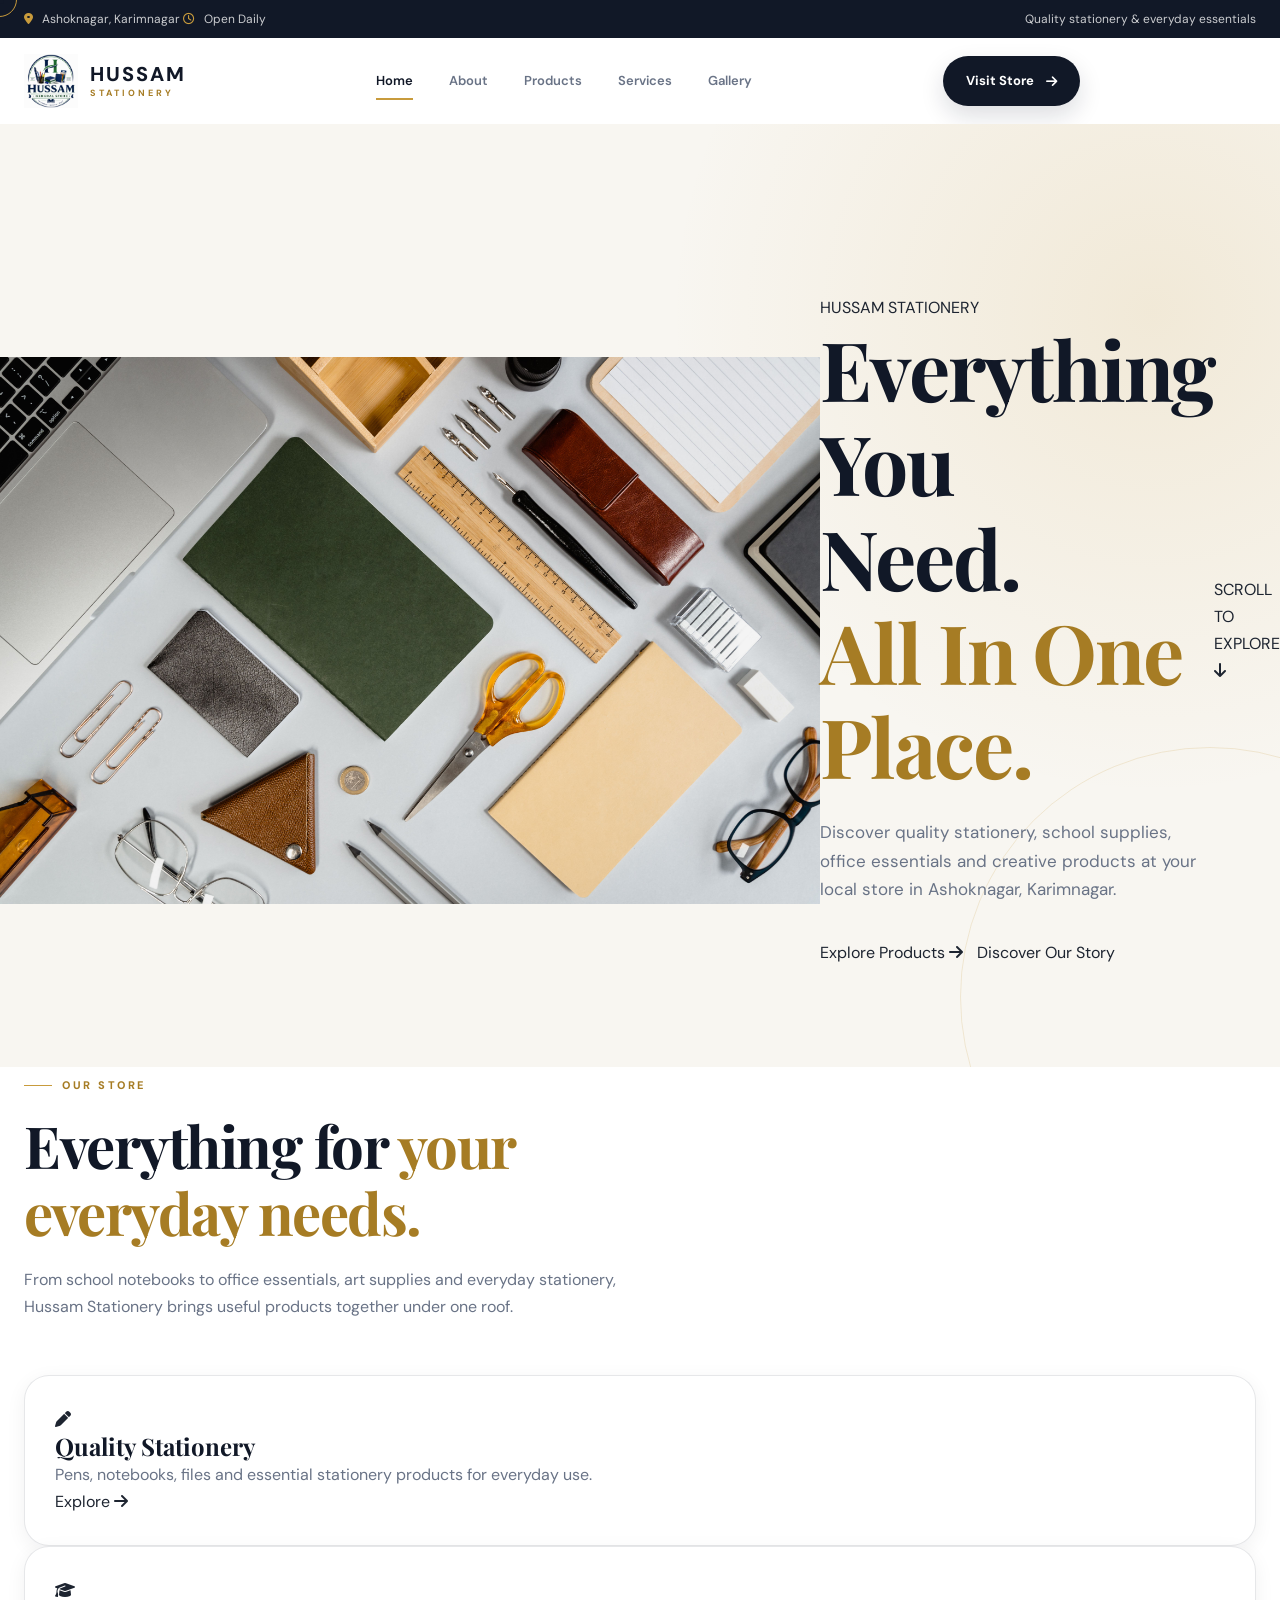
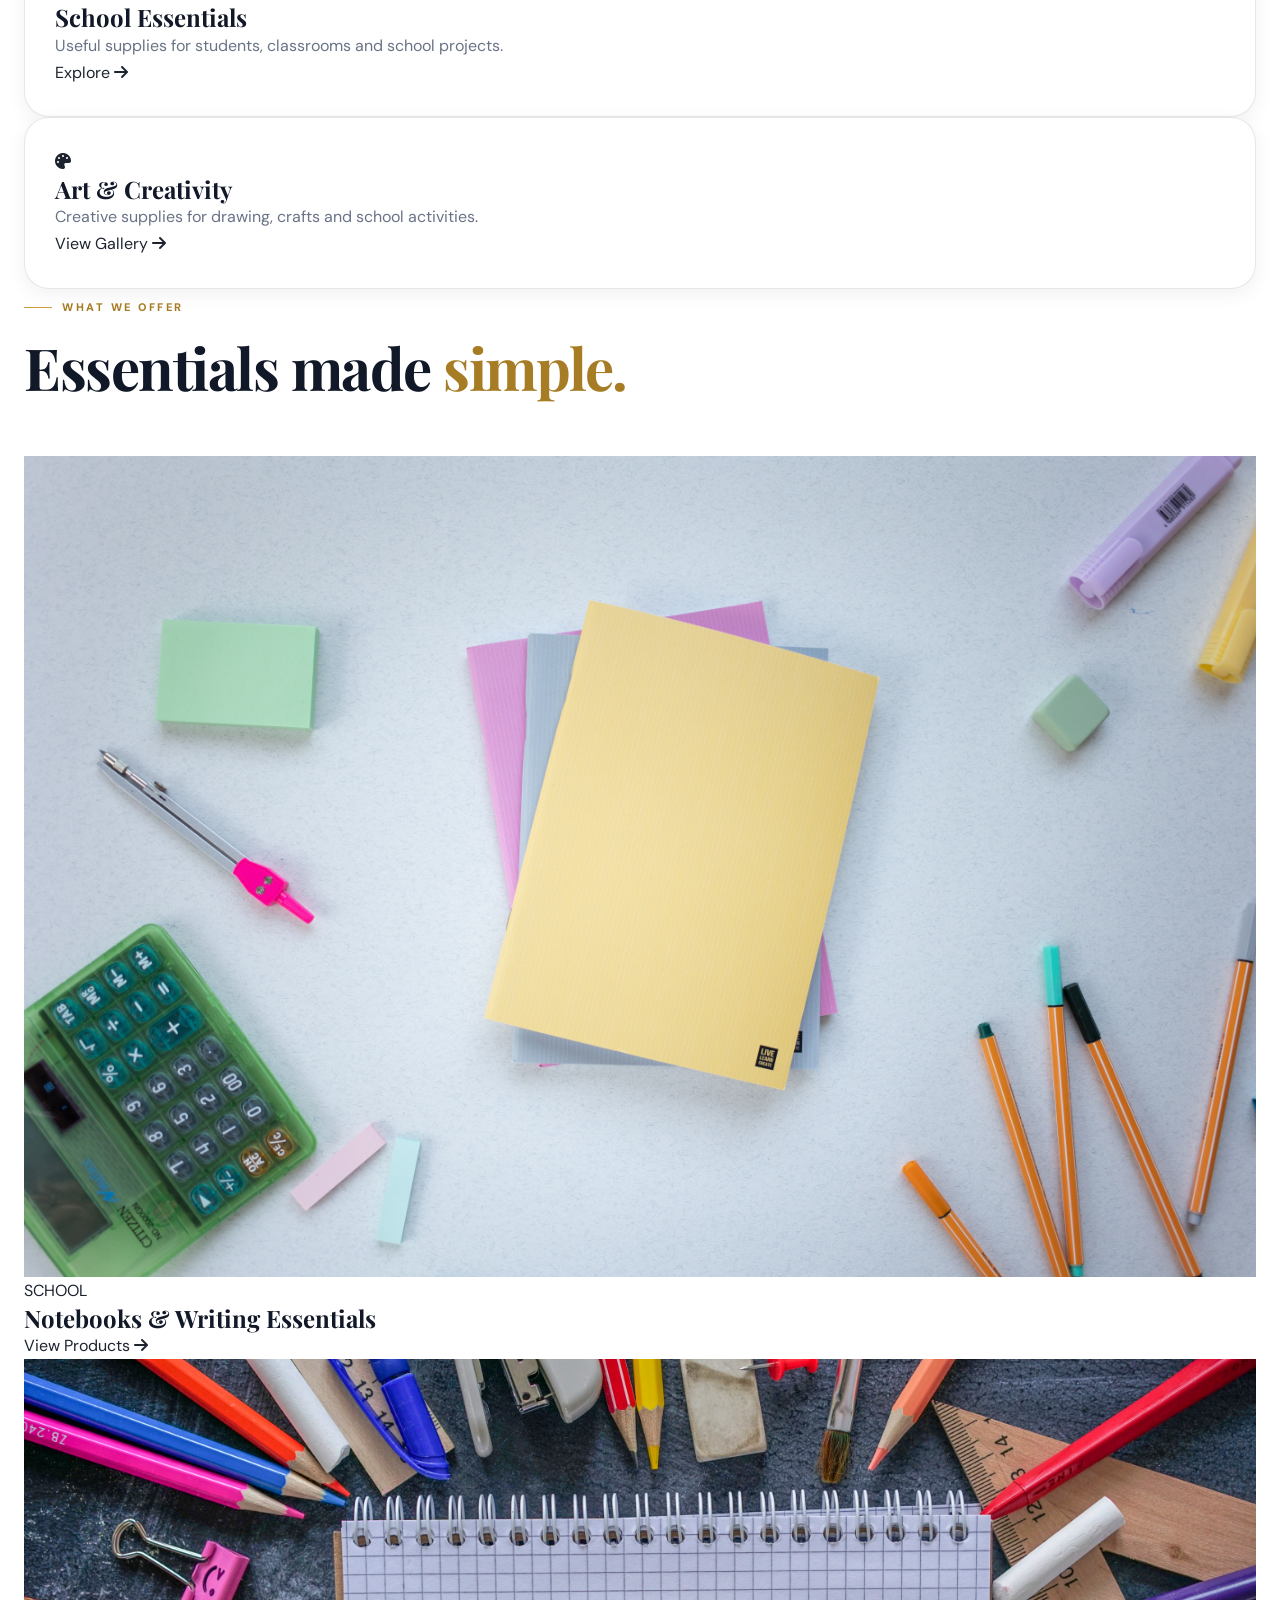
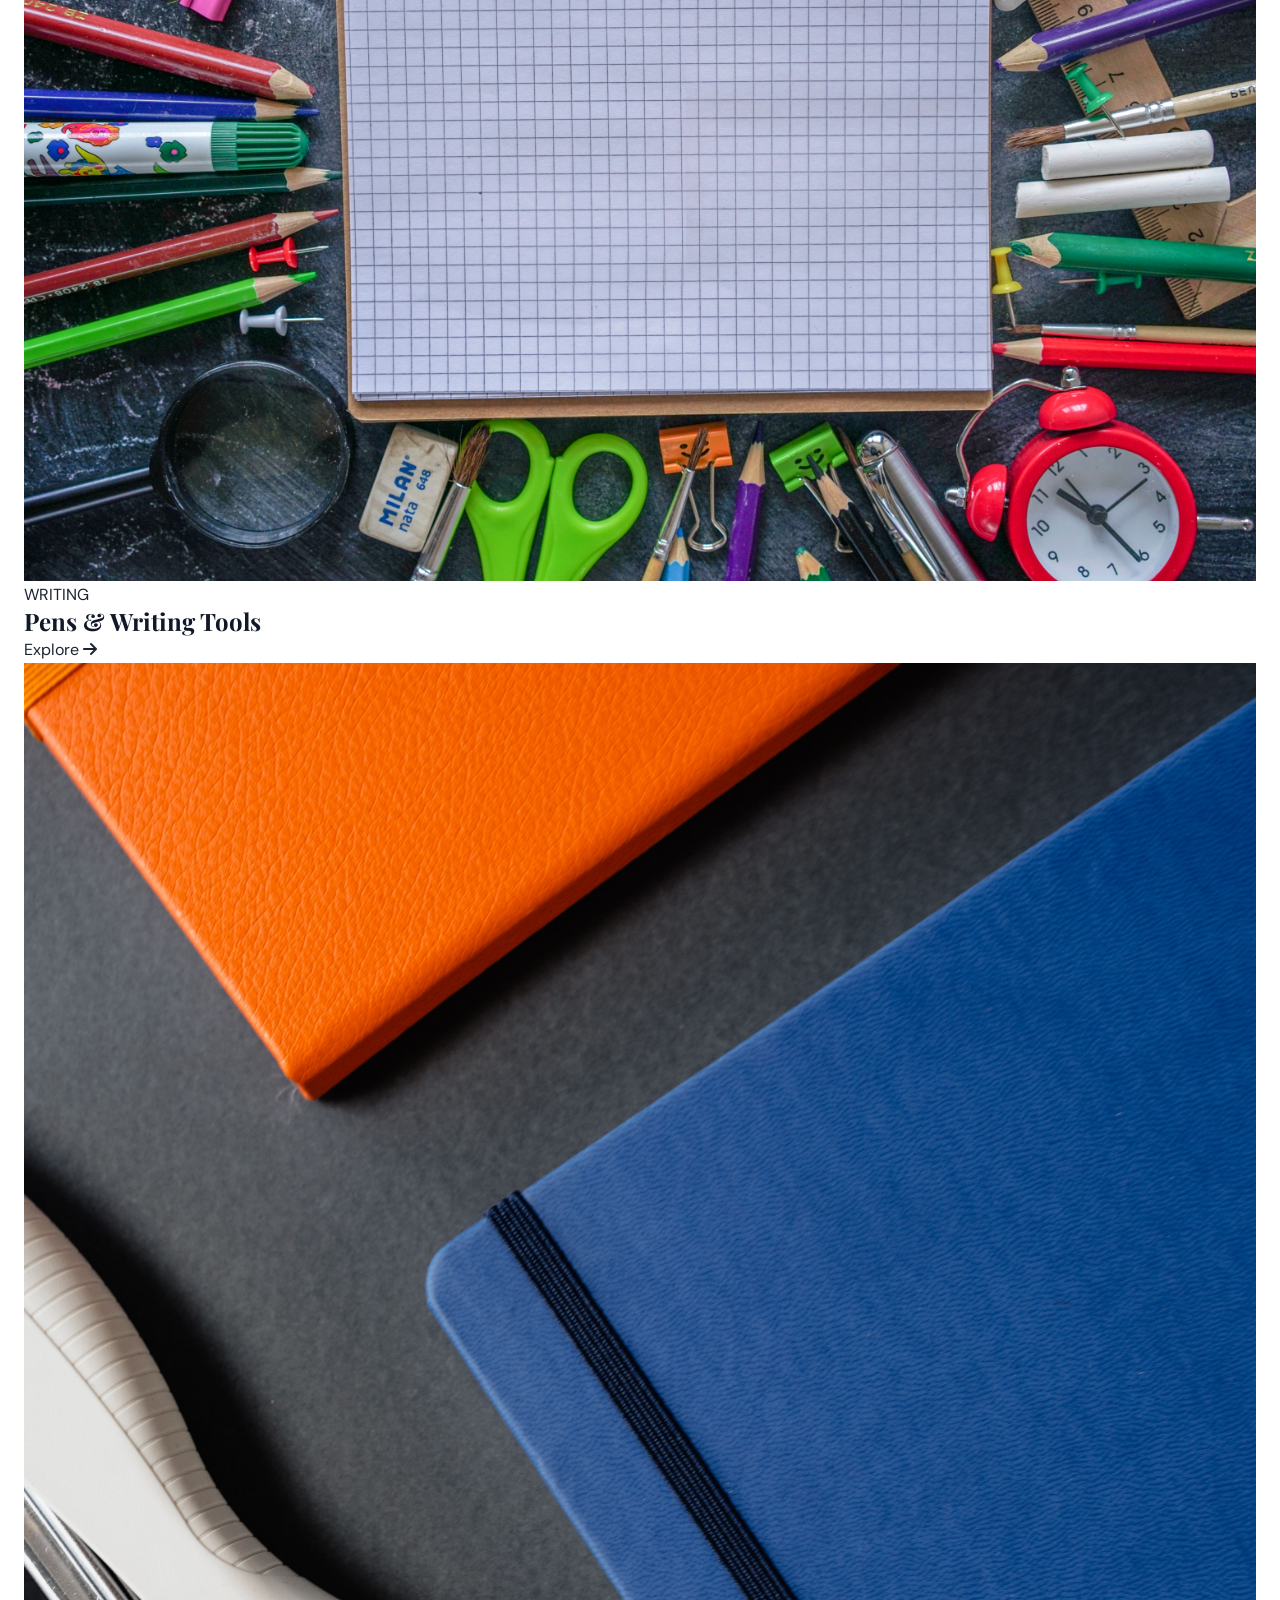
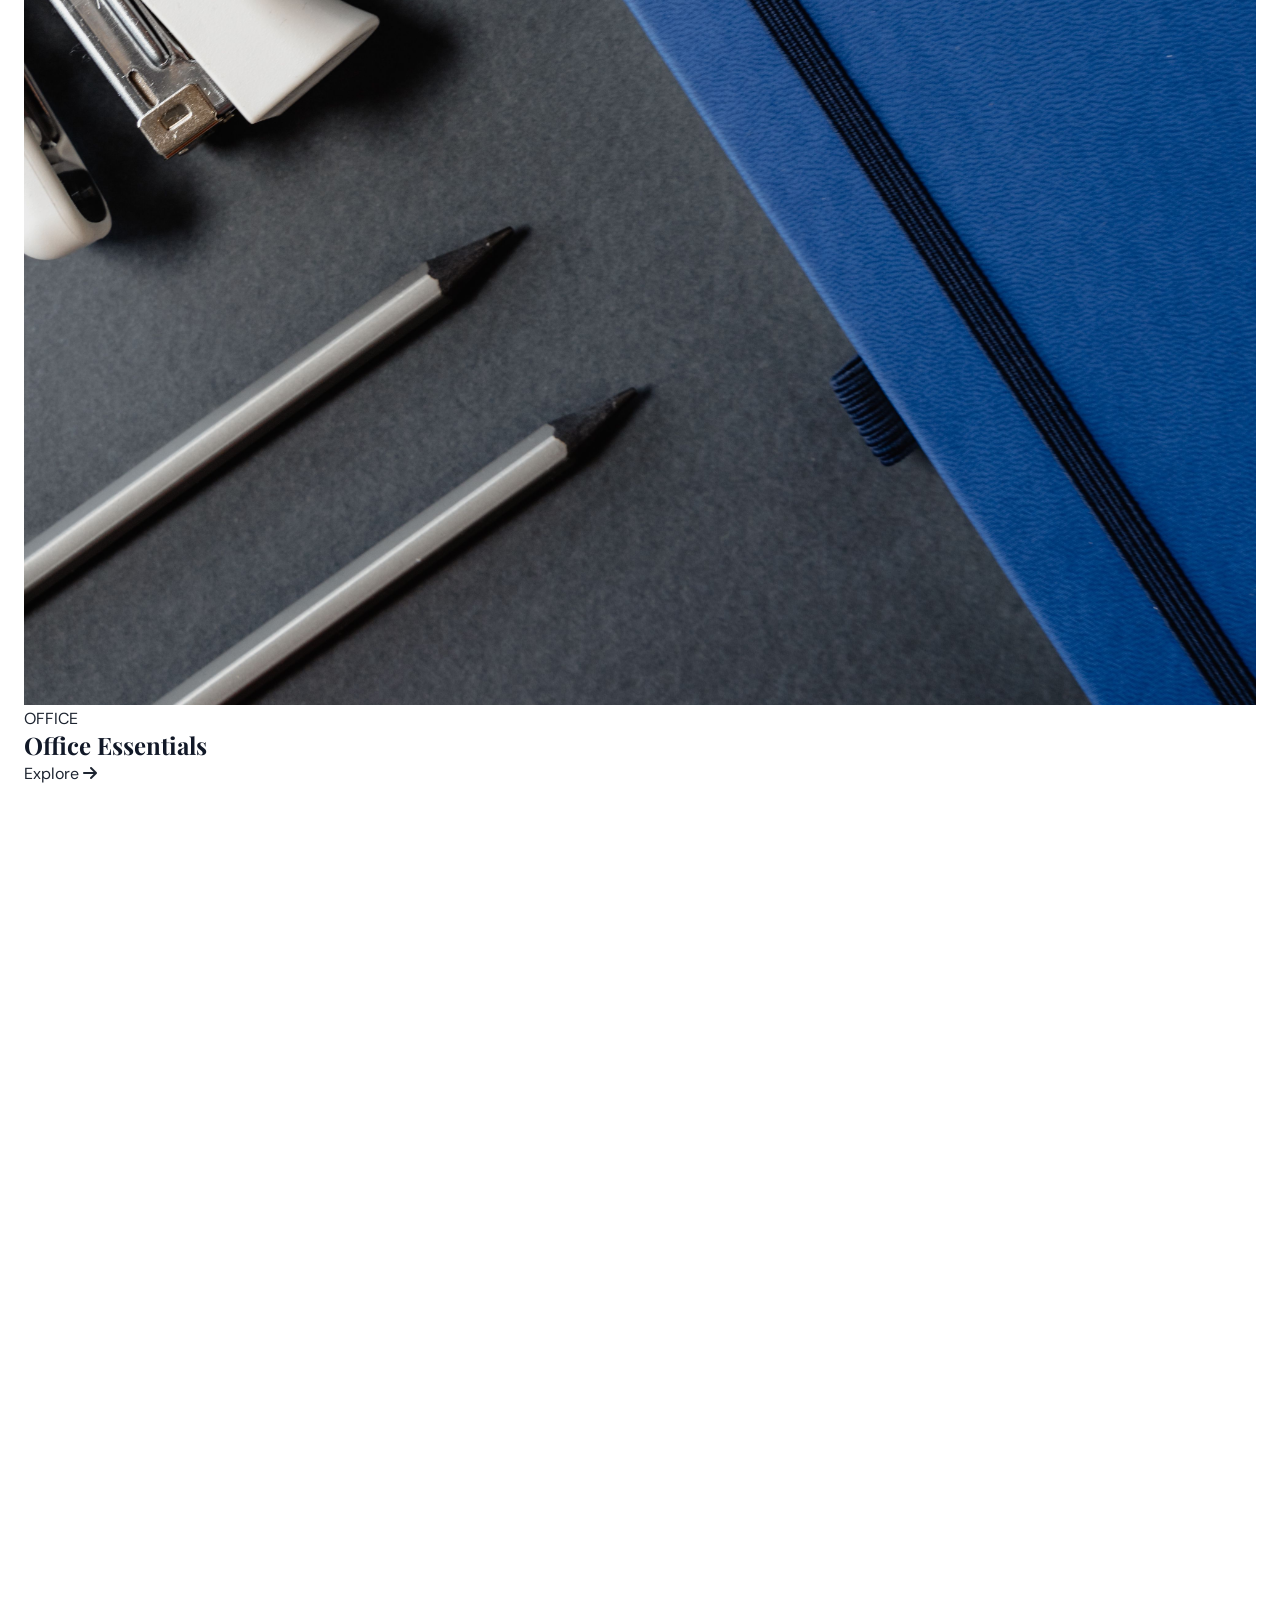
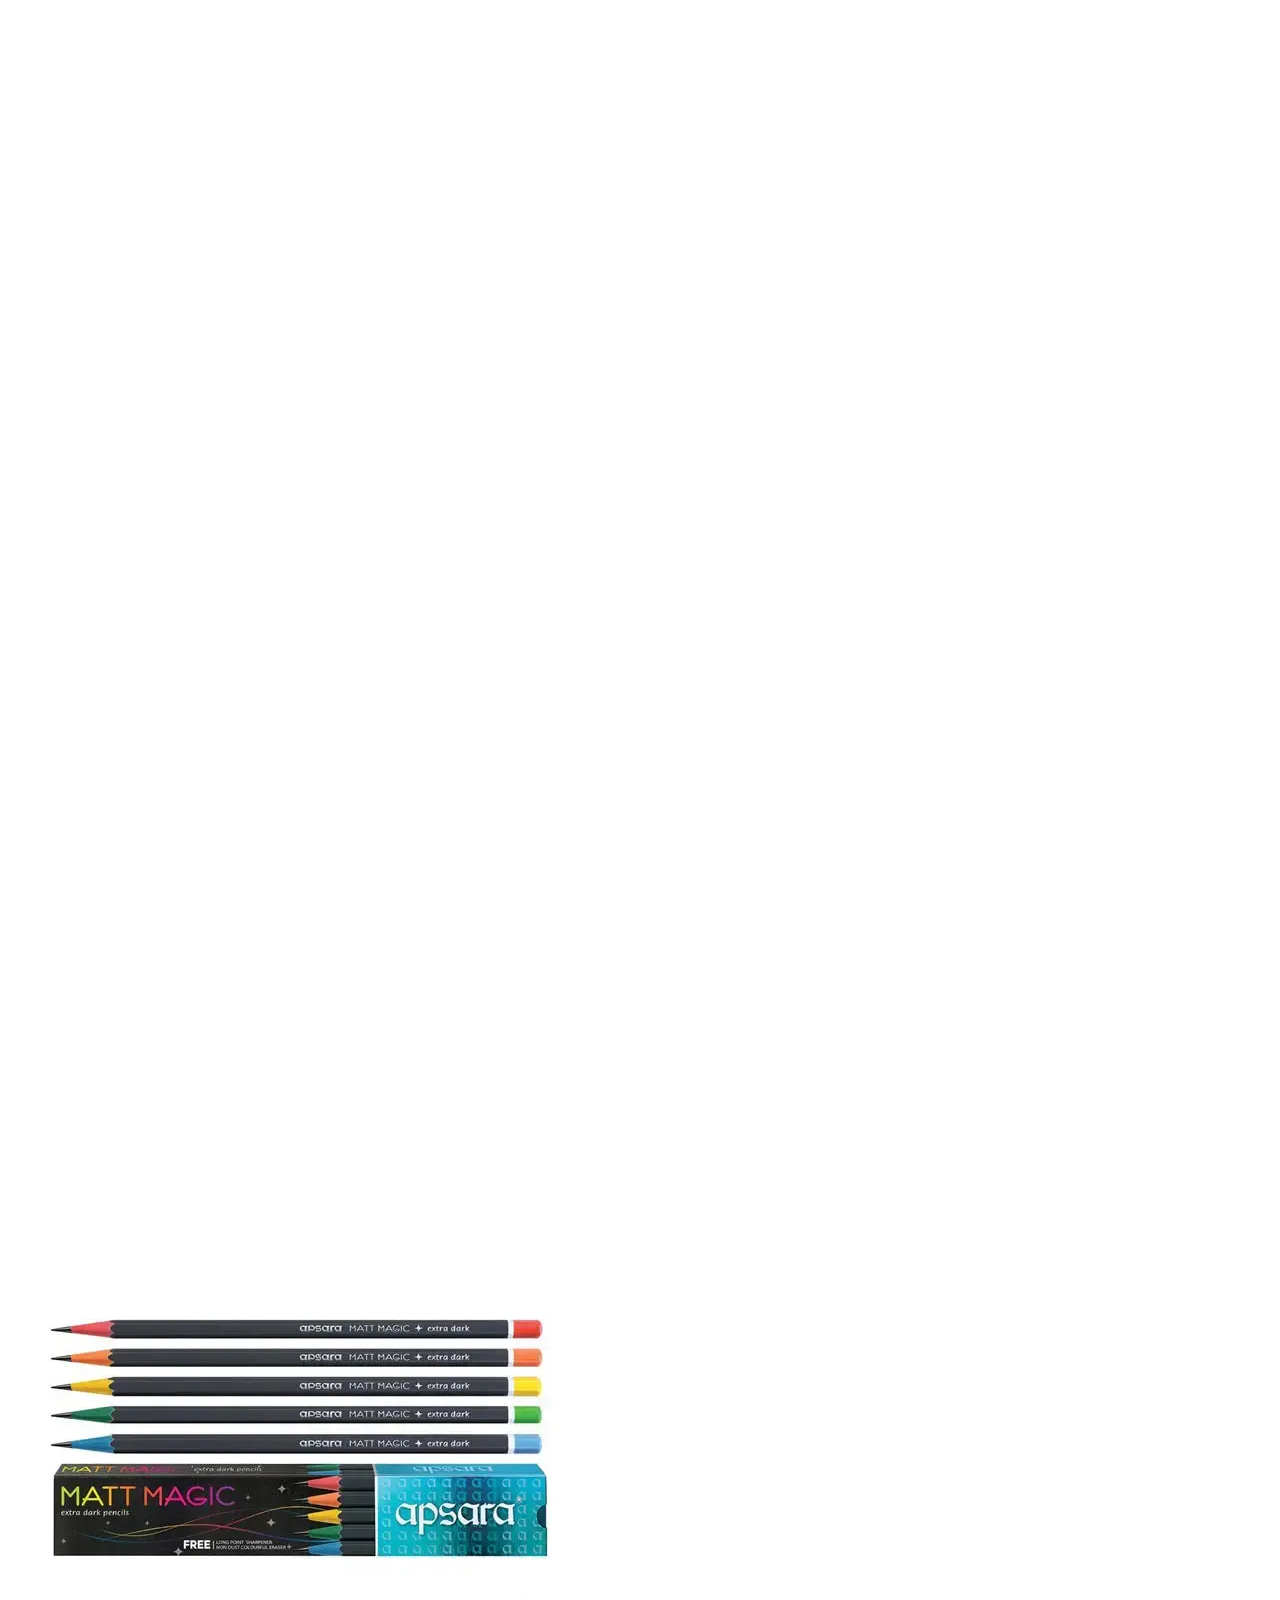
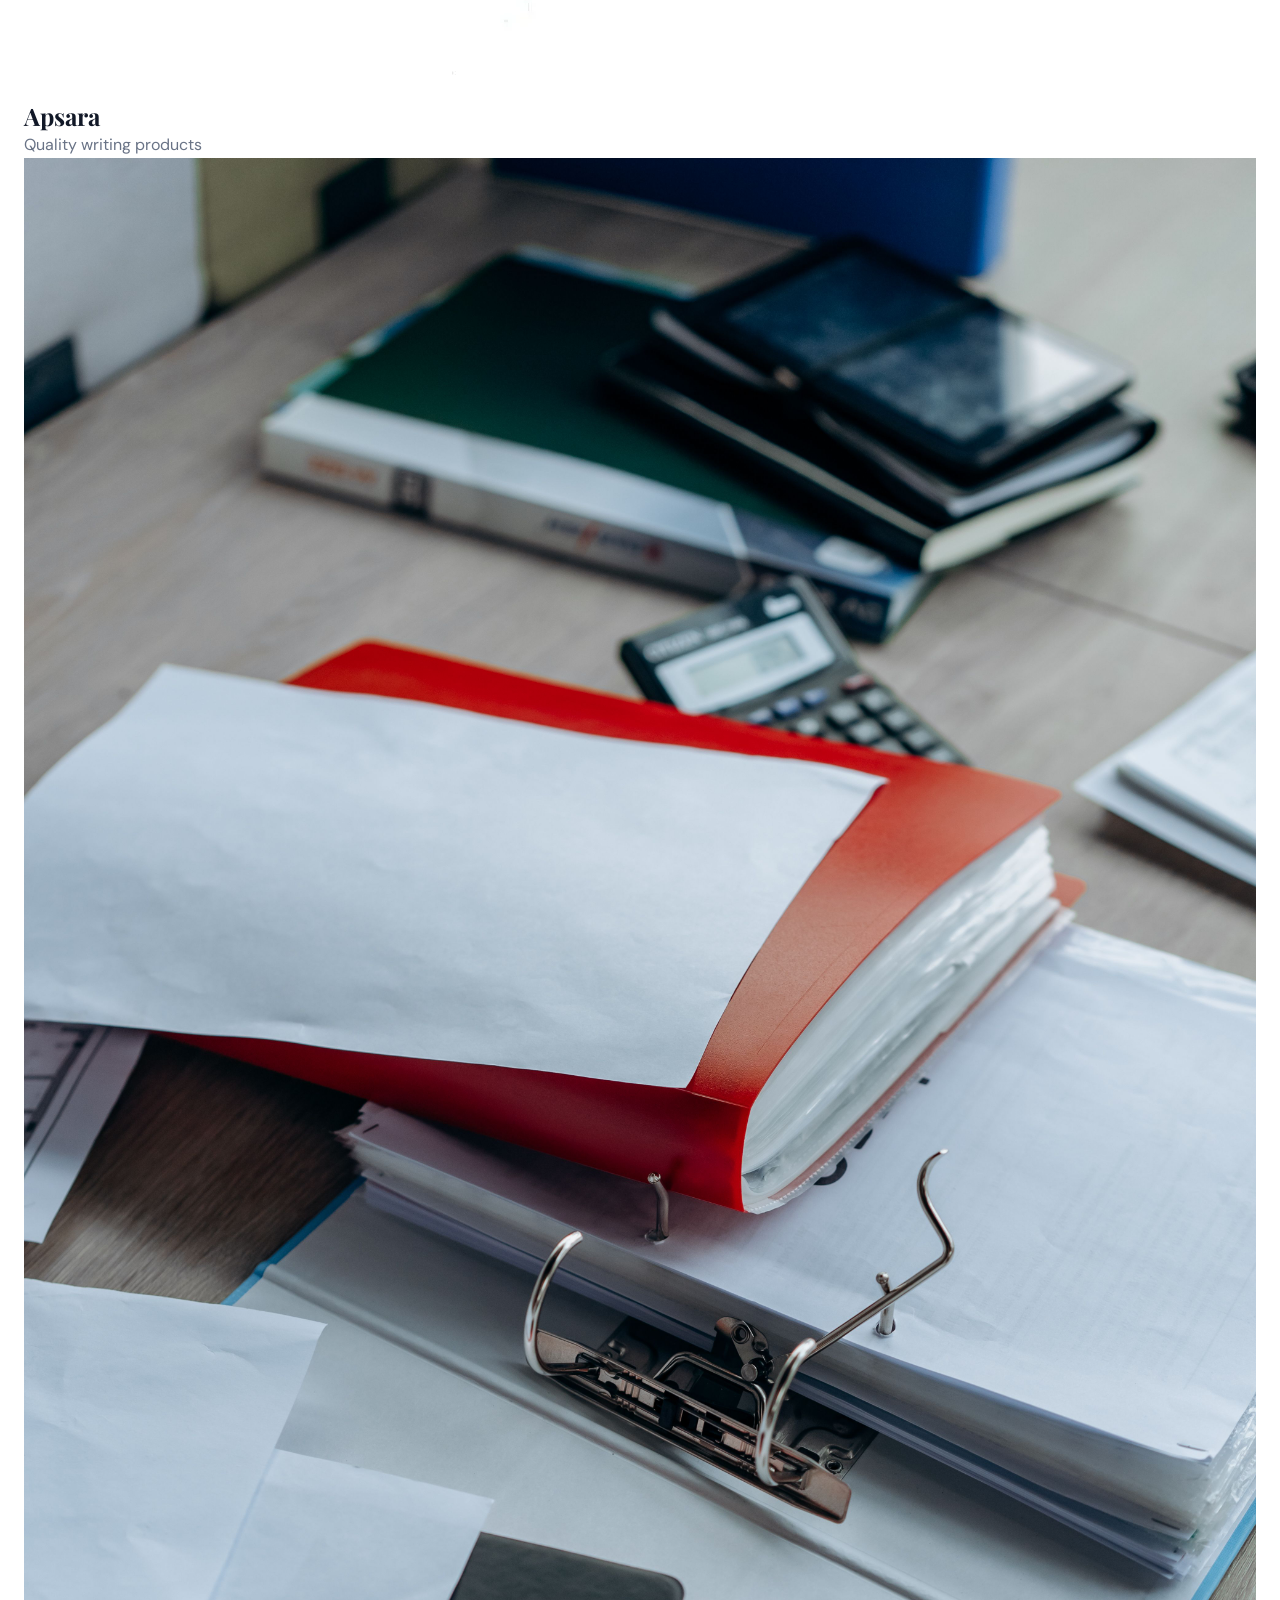
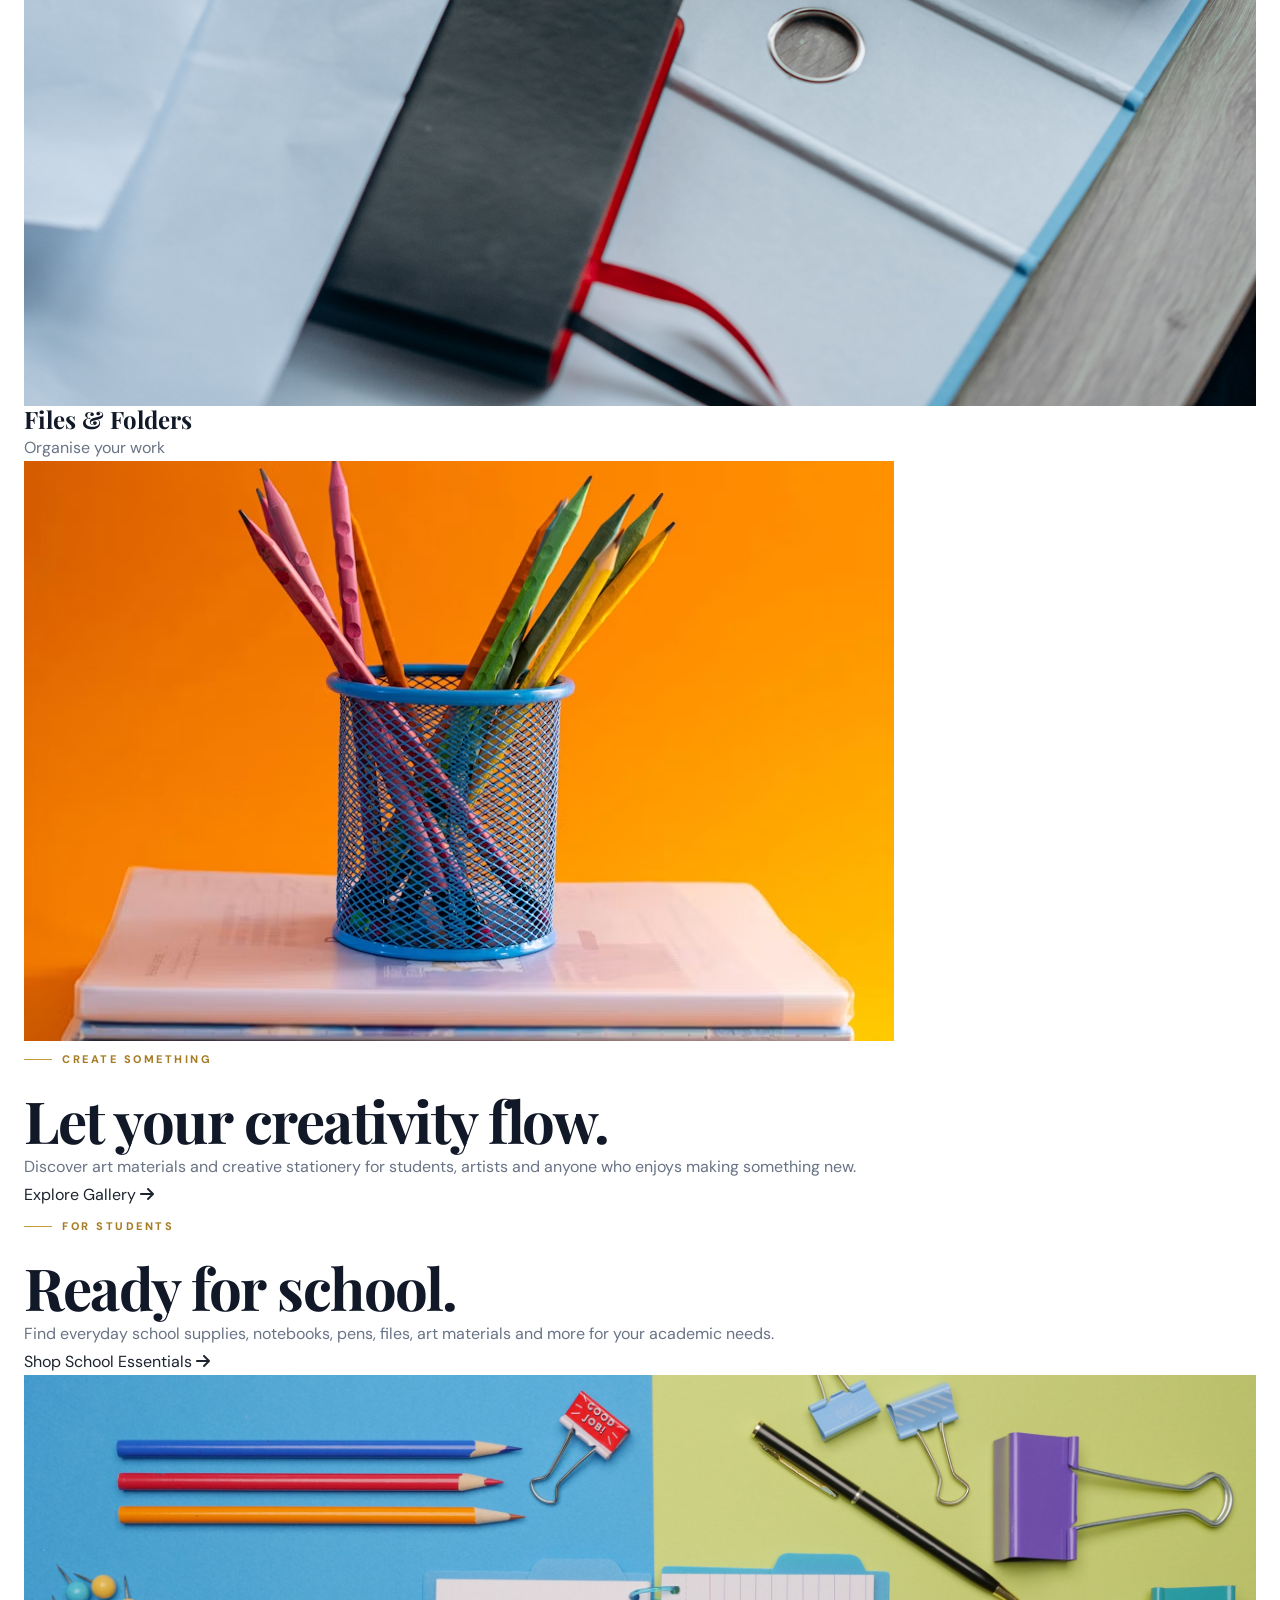
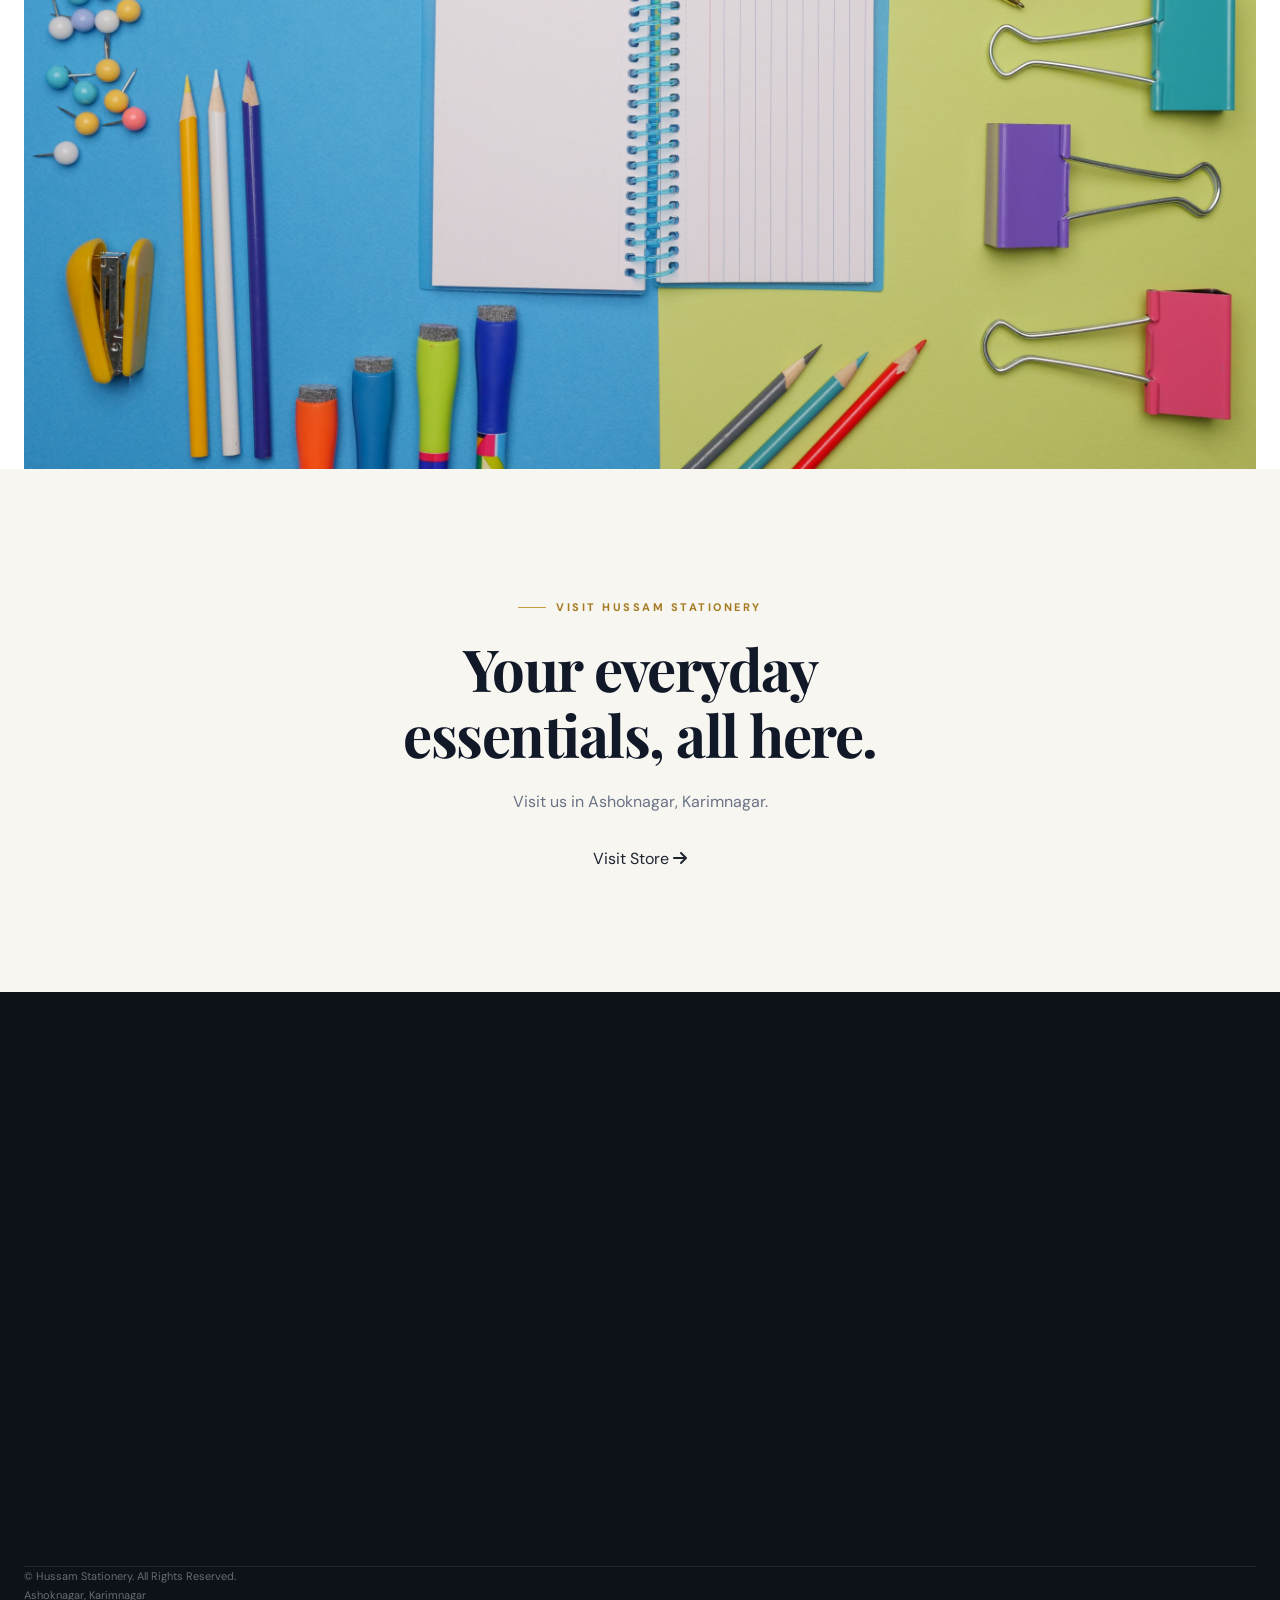
<file: index.html>
<!DOCTYPE html>
<html lang="en">
<head>
    <meta charset="UTF-8">

    <meta name="viewport"
          content="width=device-width, initial-scale=1.0">

    <meta name="description"
          content="Hussam Stationery - Quality stationery, school supplies, office essentials and creative products in Ashoknagar, Karimnagar.">

    <meta name="theme-color" content="#111111">

    <title>Hussam Stationery | Quality Stationery & Essentials</title>

    <!-- Google Font -->
    <link rel="preconnect" href="https://fonts.googleapis.com">

    <link rel="preconnect"
          href="https://fonts.gstatic.com"
          crossorigin>

    <link href="https://fonts.googleapis.com/css2?family=DM+Sans:wght@400;500;600;700&family=Playfair+Display:wght@600;700&display=swap"
          rel="stylesheet">

    <!-- Font Awesome -->
    <link rel="stylesheet"
          href="https://cdnjs.cloudflare.com/ajax/libs/font-awesome/6.5.2/css/all.min.css">

    <!-- Main CSS -->
    <link rel="stylesheet" href="style.css">
</head>

<body>

<!-- =====================================================
     PAGE LOADER
===================================================== -->

<div class="page-loader" id="pageLoader">

    <div class="loader-content">

        <img src="images/logo.png"
             alt="Hussam Stationery Logo"
             class="loader-logo">

        <div class="loader-line"></div>

        <p>Loading...</p>

    </div>

</div>


<!-- =====================================================
     TOP BAR
===================================================== -->

<div class="top-bar">

    <div class="container top-bar-inner">

        <div class="top-left">

            <span>
                <i class="fa-solid fa-location-dot"></i>
                Ashoknagar, Karimnagar
            </span>

            <span>
                <i class="fa-regular fa-clock"></i>
                Open Daily
            </span>

        </div>

        <div class="top-right">
            Quality stationery & everyday essentials
        </div>

    </div>

</div>


<!-- =====================================================
     HEADER
===================================================== -->

<header class="main-header" id="mainHeader">

    <div class="container header-inner">

        <!-- LOGO -->

        <a href="index.html" class="brand">

            <img src="images/logo.png"
                 alt="Hussam Stationery Logo">

            <div class="brand-text">

                <strong>HUSSAM</strong>

                <span>STATIONERY</span>

            </div>

        </a>


        <!-- DESKTOP NAVIGATION -->

        <nav class="desktop-nav">

            <a href="index.html" class="active">
                Home
            </a>

            <a href="about.html">
                About
            </a>

            <a href="products.html">
                Products
            </a>

            <a href="service.html">
                Services
            </a>

            <a href="gallery.html">
                Gallery
            </a>

        </nav>


        <!-- VISIT STORE -->

        <a href="service.html"
           class="header-button">

            Visit Store
            <i class="fa-solid fa-arrow-right"></i>

        </a>


        <!-- MOBILE MENU BUTTON -->

        <button class="menu-button"
                id="menuButton"
                aria-label="Open menu"
                aria-expanded="false">

            <span></span>
            <span></span>
            <span></span>

        </button>

    </div>


    <!-- MOBILE NAVIGATION -->

    <nav class="mobile-nav" id="mobileNav">

        <a href="index.html">Home</a>

        <a href="about.html">About</a>

        <a href="products.html">Products</a>

        <a href="service.html">Services</a>

        <a href="gallery.html">Gallery</a>

    </nav>

</header>


<!-- =====================================================
     HERO SECTION
===================================================== -->

<main>

<section class="hero">

    <!-- Background Image -->

    <div class="hero-background">

        <img src="images/hero.png"
             alt="Hussam Stationery">

    </div>


    <!-- Dark Overlay -->

    <div class="hero-overlay"></div>


    <!-- Hero Content -->

    <div class="container hero-content">

        <div class="hero-small-title">
            HUSSAM STATIONERY
        </div>

        <h1>
            Everything You
            <br>
            Need.
            <br>
            <span>All In One Place.</span>
        </h1>

        <p>
            Discover quality stationery, school supplies,
            office essentials and creative products
            at your local store in Ashoknagar, Karimnagar.
        </p>


        <div class="hero-buttons">

            <a href="products.html"
               class="button button-light">

                Explore Products

                <i class="fa-solid fa-arrow-right"></i>

            </a>

            <a href="about.html"
               class="button button-outline">

                Discover Our Story

            </a>

        </div>

    </div>


    <!-- Scroll Indicator -->

    <div class="scroll-indicator">

        <span>SCROLL TO EXPLORE</span>

        <i class="fa-solid fa-arrow-down"></i>

    </div>

</section>


<!-- =====================================================
     INTRODUCTION
===================================================== -->

<section class="intro-section section">

    <div class="container">

        <div class="section-heading reveal">

            <span class="eyebrow">
                OUR STORE
            </span>

            <h2>
                Everything for
                <span>your everyday needs.</span>
            </h2>

            <p>
                From school notebooks to office essentials,
                art supplies and everyday stationery,
                Hussam Stationery brings useful products
                together under one roof.
            </p>

        </div>


        <!-- FEATURE CARDS -->

        <div class="feature-grid">

            <article class="feature-card reveal">

                <div class="feature-icon">
                    <i class="fa-solid fa-pen"></i>
                </div>

                <h3>
                    Quality Stationery
                </h3>

                <p>
                    Pens, notebooks, files and essential
                    stationery products for everyday use.
                </p>

                <a href="products.html">
                    Explore
                    <i class="fa-solid fa-arrow-right"></i>
                </a>

            </article>


            <article class="feature-card reveal">

                <div class="feature-icon">
                    <i class="fa-solid fa-graduation-cap"></i>
                </div>

                <h3>
                    School Essentials
                </h3>

                <p>
                    Useful supplies for students,
                    classrooms and school projects.
                </p>

                <a href="products.html">
                    Explore
                    <i class="fa-solid fa-arrow-right"></i>
                </a>

            </article>


            <article class="feature-card reveal">

                <div class="feature-icon">
                    <i class="fa-solid fa-palette"></i>
                </div>

                <h3>
                    Art & Creativity
                </h3>

                <p>
                    Creative supplies for drawing,
                    crafts and school activities.
                </p>

                <a href="gallery.html">
                    View Gallery
                    <i class="fa-solid fa-arrow-right"></i>
                </a>

            </article>

        </div>

    </div>

</section>


<!-- =====================================================
     PRODUCT SHOWCASE
===================================================== -->

<section class="showcase-section section">

    <div class="container">

        <div class="section-heading centered reveal">

            <span class="eyebrow">
                WHAT WE OFFER
            </span>

            <h2>
                Essentials made
                <span>simple.</span>
            </h2>

        </div>


        <div class="showcase-grid">


            <!-- NOTEBOOKS -->

            <article class="showcase-card large reveal">

                <img src="images/notebooks.jpg"
                     alt="Notebooks">

                <div class="showcase-content">

                    <span>
                        SCHOOL
                    </span>

                    <h3>
                        Notebooks &
                        Writing Essentials
                    </h3>

                    <a href="products.html">
                        View Products
                        <i class="fa-solid fa-arrow-right"></i>
                    </a>

                </div>

            </article>


            <!-- PENS -->

            <article class="showcase-card reveal">

                <img src="images/pens.jpg"
                     alt="Pens">

                <div class="showcase-content">

                    <span>
                        WRITING
                    </span>

                    <h3>
                        Pens &
                        Writing Tools
                    </h3>

                    <a href="products.html">
                        Explore
                        <i class="fa-solid fa-arrow-right"></i>
                    </a>

                </div>

            </article>


            <!-- OFFICE -->

            <article class="showcase-card reveal">

                <img src="images/office.jpg"
                     alt="Office stationery">

                <div class="showcase-content">

                    <span>
                        OFFICE
                    </span>

                    <h3>
                        Office
                        Essentials
                    </h3>

                    <a href="products.html">
                        Explore
                        <i class="fa-solid fa-arrow-right"></i>
                    </a>

                </div>

            </article>

        </div>

    </div>

</section>


<!-- =====================================================
     BRANDS / PRODUCTS
===================================================== -->

<section class="brands-section section">

    <div class="container">

        <div class="section-heading reveal">

            <span class="eyebrow">
                QUALITY PRODUCTS
            </span>

            <h2>
                Products you can
                <span>count on.</span>
            </h2>

        </div>


        <div class="brand-products">


            <div class="product-mini reveal">

                <div class="product-image">

                    <img src="images/classmate.webp"
                         alt="Classmate products">

                </div>

                <div>

                    <h3>
                        Classmate
                    </h3>

                    <p>
                        Notebooks & school essentials
                    </p>

                </div>

            </div>


            <div class="product-mini reveal">

                <div class="product-image">

                    <img src="images/doms.jpg"
                         alt="DOMS products">

                </div>

                <div>

                    <h3>
                        DOMS
                    </h3>

                    <p>
                        Art & writing supplies
                    </p>

                </div>

            </div>


            <div class="product-mini reveal">

                <div class="product-image">

                    <img src="images/apsara.webp"
                         alt="Apsara products">

                </div>

                <div>

                    <h3>
                        Apsara
                    </h3>

                    <p>
                        Quality writing products
                    </p>

                </div>

            </div>


            <div class="product-mini reveal">

                <div class="product-image">

                    <img src="images/files.jpg"
                         alt="Files and folders">

                </div>

                <div>

                    <h3>
                        Files & Folders
                    </h3>

                    <p>
                        Organise your work
                    </p>

                </div>

            </div>

        </div>

    </div>

</section>


<!-- =====================================================
     ART SECTION
===================================================== -->

<section class="art-section section">

    <div class="container art-container">

        <div class="art-image reveal">

            <img src="images/art.jpg"
                 alt="Art and creative supplies">

        </div>


        <div class="art-content reveal">

            <span class="eyebrow">
                CREATE SOMETHING
            </span>

            <h2>
                Let your
                <span>creativity</span>
                flow.
            </h2>

            <p>
                Discover art materials and creative
                stationery for students, artists and
                anyone who enjoys making something new.
            </p>

            <a href="gallery.html"
               class="button button-dark">

                Explore Gallery

                <i class="fa-solid fa-arrow-right"></i>

            </a>

        </div>

    </div>

</section>


<!-- =====================================================
     SCHOOL SECTION
===================================================== -->

<section class="school-section section">

    <div class="container school-container">

        <div class="school-content reveal">

            <span class="eyebrow">
                FOR STUDENTS
            </span>

            <h2>
                Ready for
                <span>school.</span>
            </h2>

            <p>
                Find everyday school supplies,
                notebooks, pens, files, art materials
                and more for your academic needs.
            </p>

            <a href="products.html"
               class="button button-dark">

                Shop School Essentials

                <i class="fa-solid fa-arrow-right"></i>

            </a>

        </div>


        <div class="school-image reveal">

            <img src="images/school.png"
                 alt="School supplies">

        </div>

    </div>

</section>


<!-- =====================================================
     CTA
===================================================== -->

<section class="cta-section">

    <div class="cta-overlay"></div>

    <div class="container cta-content reveal">

        <span class="eyebrow">
            VISIT HUSSAM STATIONERY
        </span>

        <h2>
            Your everyday
            <br>
            essentials,
            <span>all here.</span>
        </h2>

        <p>
            Visit us in Ashoknagar, Karimnagar.
        </p>

        <a href="service.html"
           class="button button-light">

            Visit Store

            <i class="fa-solid fa-arrow-right"></i>

        </a>

    </div>

</section>

</main>


<!-- =====================================================
     FOOTER
===================================================== -->

<footer class="footer">

    <div class="container">

        <div class="footer-grid">


            <!-- BRAND -->

            <div class="footer-brand">

                <a href="index.html"
                   class="footer-logo">

                    <img src="images/logo.png"
                         alt="Hussam Stationery">

                </a>

                <p>
                    Quality stationery and everyday
                    essentials for students, families
                    and professionals.
                </p>

            </div>


            <!-- QUICK LINKS -->

            <div class="footer-column">

                <h3>
                    Quick Links
                </h3>

                <a href="index.html">
                    Home
                </a>

                <a href="about.html">
                    About
                </a>

                <a href="products.html">
                    Products
                </a>

                <a href="service.html">
                    Services
                </a>

                <a href="gallery.html">
                    Gallery
                </a>

            </div>


            <!-- STORE -->

            <div class="footer-column">

                <h3>
                    Store
                </h3>

                <p>
                    <i class="fa-solid fa-location-dot"></i>
                    Ashoknagar, Karimnagar
                </p>

                <p>
                    <i class="fa-regular fa-clock"></i>
                    Open Daily
                </p>

            </div>


            <!-- CONTACT -->

            <div class="footer-column">

                <h3>
                    Explore
                </h3>

                <a href="products.html">
                    School Supplies
                </a>

                <a href="products.html">
                    Office Essentials
                </a>

                <a href="gallery.html">
                    Art Supplies
                </a>

                <a href="service.html">
                    Store Information
                </a>

            </div>

        </div>


        <div class="footer-bottom">

            <p>
                © <span id="year"></span>
                Hussam Stationery.
                All Rights Reserved.
            </p>

            <p>
                Ashoknagar, Karimnagar
            </p>

        </div>

    </div>

</footer>


<!-- =====================================================
     BACK TO TOP
===================================================== -->

<button class="back-to-top"
        id="backToTop"
        aria-label="Back to top">

    <i class="fa-solid fa-arrow-up"></i>

</button>


<!-- =====================================================
     JAVASCRIPT
===================================================== -->

<script src="script.js"></script>

</body>
</html>
</file>
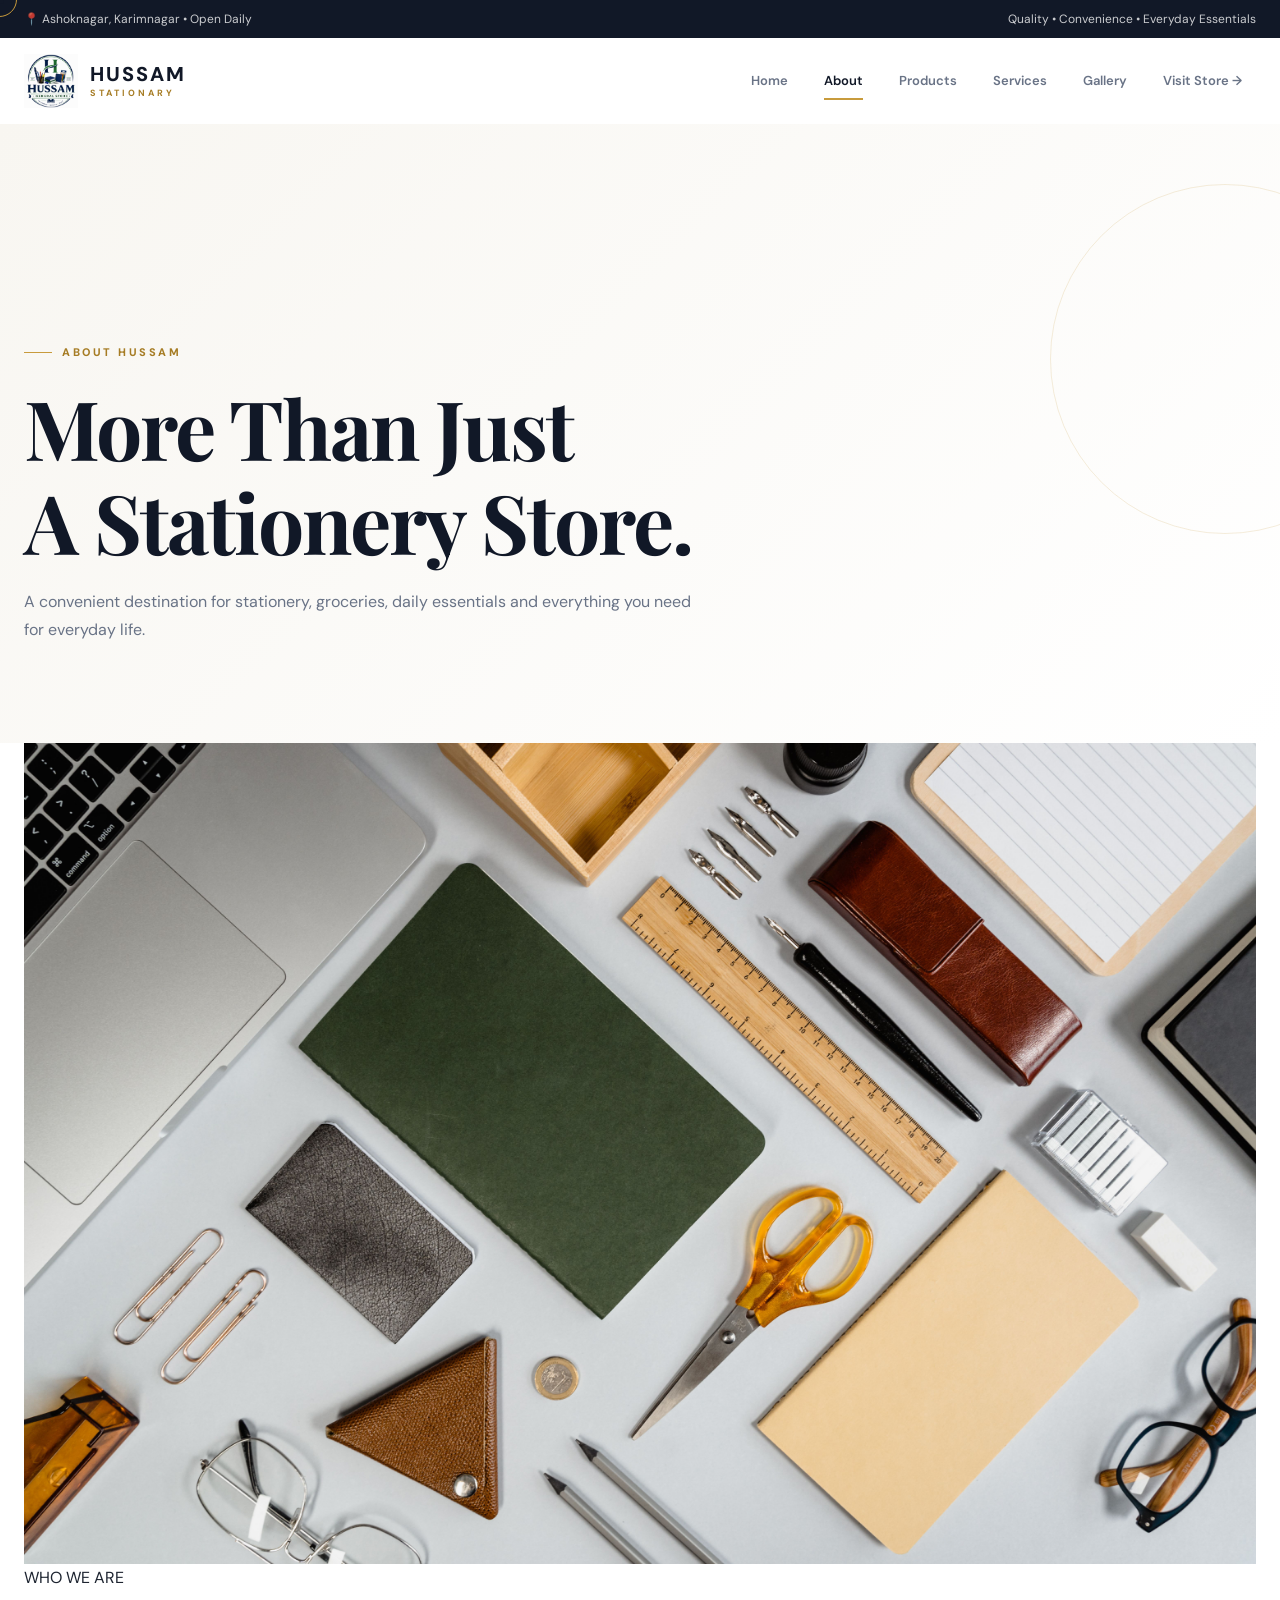
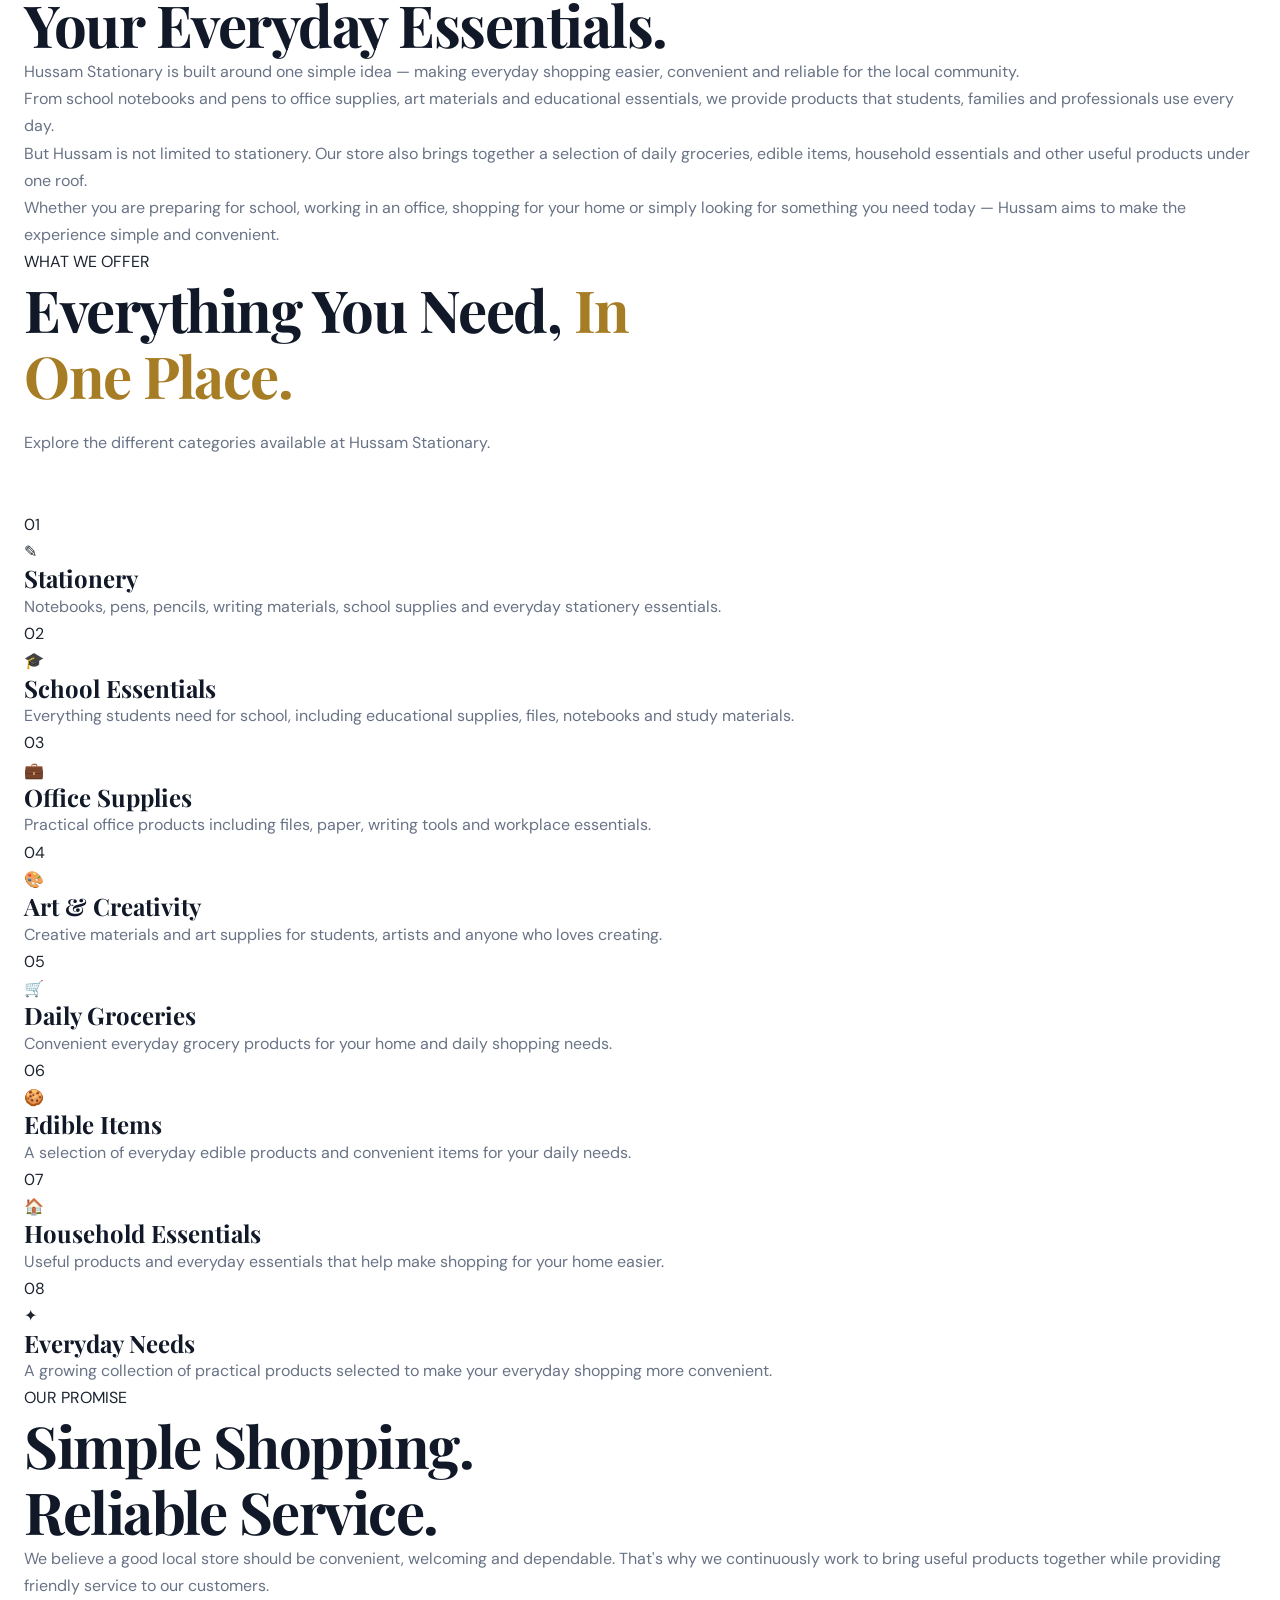
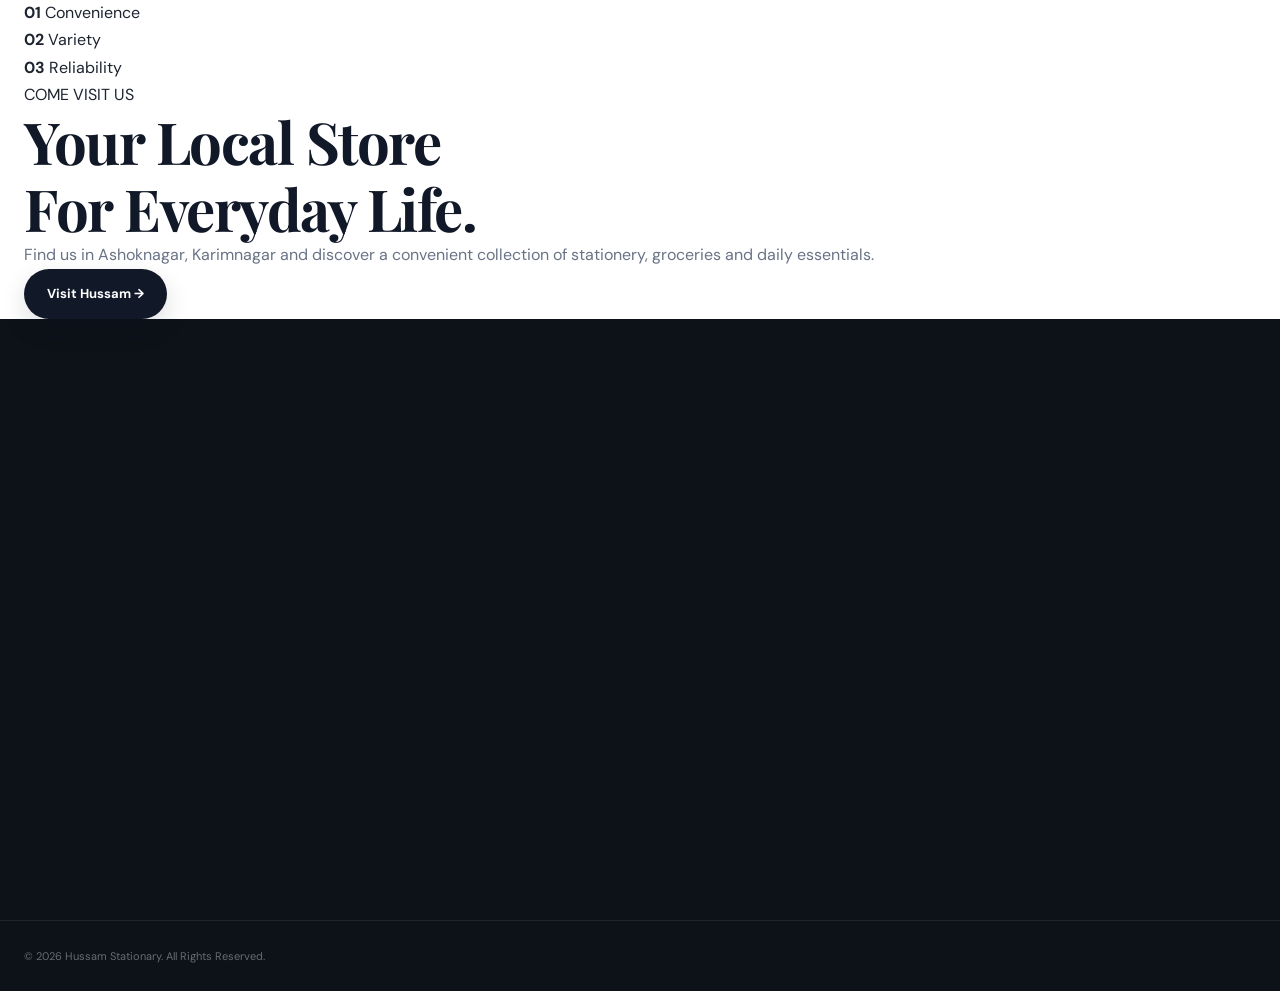
<file: about.html>
<!DOCTYPE html>
<html lang="en">
<head>
    <meta charset="UTF-8">
    <meta name="viewport" content="width=device-width, initial-scale=1.0">

    <title>About Us | Hussam Stationary</title>

    <meta name="description"
        content="Learn about Hussam Stationary, your trusted everyday essentials store in Ashoknagar, Karimnagar, offering stationery, groceries, household essentials and more.">

    <!-- Google Fonts -->
    <link rel="preconnect" href="https://fonts.googleapis.com">
    <link rel="preconnect" href="https://fonts.gstatic.com" crossorigin>

    <link href="https://fonts.googleapis.com/css2?family=DM+Sans:wght@400;500;600;700&family=Playfair+Display:wght@500;600;700&display=swap"
        rel="stylesheet">

    <!-- Main CSS -->
    <link rel="stylesheet" href="style.css">
</head>

<body>

<!-- ================================
     PAGE LOADER
================================ -->

<div class="page-loader" id="pageLoader">

    <div class="loader-inner">

        <img src="images/logo.png"
             alt="Hussam Stationary Logo"
             class="loader-logo">

        <div class="loader-line"></div>

        <p>Loading...</p>

    </div>

</div>


<!-- ================================
     TOP BAR
================================ -->

<div class="top-bar">

    <div class="container top-bar-inner">

        <div class="top-left">

            <span>
                📍 Ashoknagar, Karimnagar
            </span>

            <span>
                •
            </span>

            <span>
                Open Daily
            </span>

        </div>

        <div class="top-right">

            Quality • Convenience • Everyday Essentials

        </div>

    </div>

</div>


<!-- ================================
     HEADER
================================ -->

<header class="main-header">

    <div class="container header-inner">

        <!-- LOGO -->

        <a href="index.html" class="brand">

            <img src="images/logo.png"
                 alt="Hussam Stationary Logo"
                 class="brand-logo">

            <div class="brand-text">

                <strong>HUSSAM</strong>

                <span>STATIONARY</span>

            </div>

        </a>


        <!-- NAVIGATION -->

        <nav class="desktop-nav">

            <a href="index.html">
                Home
            </a>

            <a href="about.html" class="active">
                About
            </a>

            <a href="products.html">
                Products
            </a>

            <a href="service.html">
                Services
            </a>

            <a href="gallery.html">
                Gallery
            </a>

            <a href="index.html#contact" class="nav-button">
                Visit Store →
            </a>

        </nav>


        <!-- MOBILE MENU -->

        <button class="menu-toggle"
                id="menuToggle"
                aria-label="Open menu">

            ☰

        </button>

    </div>


    <!-- MOBILE NAVIGATION -->

    <div class="mobile-nav" id="mobileNav">

        <a href="index.html">Home</a>

        <a href="about.html">About</a>

        <a href="products.html">Products</a>

        <a href="service.html">Services</a>

        <a href="gallery.html">Gallery</a>

        <a href="index.html#contact">
            Visit Store
        </a>

    </div>

</header>



<!-- ================================
     ABOUT HERO
================================ -->

<section class="page-hero">

    <div class="container page-hero-content">

        <span class="eyebrow">
            ABOUT HUSSAM
        </span>

        <h1>
            More Than Just<br>
            A Stationery Store.
        </h1>

        <p>
            A convenient destination for stationery,
            groceries, daily essentials and everything
            you need for everyday life.
        </p>

    </div>

</section>



<!-- ================================
     INTRODUCTION
================================ -->

<section class="about-intro section">

    <div class="container about-grid">

        <div class="about-image reveal">

            <img src="images/hero.png"
                 alt="Hussam Stationary Store">

        </div>


        <div class="about-content reveal">

            <span class="section-label">
                WHO WE ARE
            </span>

            <h2>
                Your Everyday
                <span>Essentials.</span>
            </h2>

            <p class="lead">

                Hussam Stationary is built around one simple
                idea — making everyday shopping easier,
                convenient and reliable for the local community.

            </p>

            <p>

                From school notebooks and pens to office
                supplies, art materials and educational
                essentials, we provide products that students,
                families and professionals use every day.

            </p>

            <p>

                But Hussam is not limited to stationery.
                Our store also brings together a selection
                of daily groceries, edible items, household
                essentials and other useful products under
                one roof.

            </p>

            <p>

                Whether you are preparing for school,
                working in an office, shopping for your
                home or simply looking for something you
                need today — Hussam aims to make the experience
                simple and convenient.

            </p>

        </div>

    </div>

</section>



<!-- ================================
     WHAT WE OFFER
================================ -->

<section class="about-services section">

    <div class="container">

        <div class="section-heading centered reveal">

            <span class="section-label">
                WHAT WE OFFER
            </span>

            <h2>
                Everything You Need,
                <span>In One Place.</span>
            </h2>

            <p>
                Explore the different categories available
                at Hussam Stationary.
            </p>

        </div>


        <div class="about-category-grid">


            <!-- STATIONERY -->

            <div class="category-card reveal">

                <div class="category-number">
                    01
                </div>

                <div class="category-icon">
                    ✎
                </div>

                <h3>
                    Stationery
                </h3>

                <p>
                    Notebooks, pens, pencils, writing
                    materials, school supplies and
                    everyday stationery essentials.
                </p>

            </div>


            <!-- SCHOOL -->

            <div class="category-card reveal">

                <div class="category-number">
                    02
                </div>

                <div class="category-icon">
                    🎓
                </div>

                <h3>
                    School Essentials
                </h3>

                <p>
                    Everything students need for school,
                    including educational supplies,
                    files, notebooks and study materials.
                </p>

            </div>


            <!-- OFFICE -->

            <div class="category-card reveal">

                <div class="category-number">
                    03
                </div>

                <div class="category-icon">
                    💼
                </div>

                <h3>
                    Office Supplies
                </h3>

                <p>
                    Practical office products including
                    files, paper, writing tools and
                    workplace essentials.
                </p>

            </div>


            <!-- ART -->

            <div class="category-card reveal">

                <div class="category-number">
                    04
                </div>

                <div class="category-icon">
                    🎨
                </div>

                <h3>
                    Art & Creativity
                </h3>

                <p>
                    Creative materials and art supplies
                    for students, artists and anyone
                    who loves creating.
                </p>

            </div>


            <!-- GROCERIES -->

            <div class="category-card reveal">

                <div class="category-number">
                    05
                </div>

                <div class="category-icon">
                    🛒
                </div>

                <h3>
                    Daily Groceries
                </h3>

                <p>
                    Convenient everyday grocery products
                    for your home and daily shopping needs.
                </p>

            </div>


            <!-- EDIBLES -->

            <div class="category-card reveal">

                <div class="category-number">
                    06
                </div>

                <div class="category-icon">
                    🍪
                </div>

                <h3>
                    Edible Items
                </h3>

                <p>
                    A selection of everyday edible products
                    and convenient items for your daily needs.
                </p>

            </div>


            <!-- HOUSEHOLD -->

            <div class="category-card reveal">

                <div class="category-number">
                    07
                </div>

                <div class="category-icon">
                    🏠
                </div>

                <h3>
                    Household Essentials
                </h3>

                <p>
                    Useful products and everyday essentials
                    that help make shopping for your home
                    easier.
                </p>

            </div>


            <!-- EVERYDAY -->

            <div class="category-card reveal">

                <div class="category-number">
                    08
                </div>

                <div class="category-icon">
                    ✦
                </div>

                <h3>
                    Everyday Needs
                </h3>

                <p>
                    A growing collection of practical products
                    selected to make your everyday shopping
                    more convenient.
                </p>

            </div>

        </div>

    </div>

</section>



<!-- ================================
     OUR PROMISE
================================ -->

<section class="promise-section section">

    <div class="container">

        <div class="promise-box reveal">

            <div class="promise-content">

                <span class="section-label">
                    OUR PROMISE
                </span>

                <h2>
                    Simple Shopping.
                    <br>
                    Reliable Service.
                </h2>

                <p>

                    We believe a good local store should be
                    convenient, welcoming and dependable.
                    That's why we continuously work to bring
                    useful products together while providing
                    friendly service to our customers.

                </p>

            </div>


            <div class="promise-stats">

                <div class="stat">

                    <strong>
                        01
                    </strong>

                    <span>
                        Convenience
                    </span>

                </div>


                <div class="stat">

                    <strong>
                        02
                    </strong>

                    <span>
                        Variety
                    </span>

                </div>


                <div class="stat">

                    <strong>
                        03
                    </strong>

                    <span>
                        Reliability
                    </span>

                </div>

            </div>

        </div>

    </div>

</section>



<!-- ================================
     LOCATION CTA
================================ -->

<section class="about-cta section">

    <div class="container">

        <div class="cta-inner reveal">

            <span class="section-label">
                COME VISIT US
            </span>

            <h2>
                Your Local Store
                <br>
                For Everyday Life.
            </h2>

            <p>
                Find us in Ashoknagar, Karimnagar and
                discover a convenient collection of
                stationery, groceries and daily essentials.
            </p>

            <a href="index.html#contact"
               class="primary-button">

                Visit Hussam →
                
            </a>

        </div>

    </div>

</section>



<!-- ================================
     FOOTER
================================ -->

<footer class="footer">

    <div class="container footer-grid">


        <div class="footer-brand">

            <img src="images/logo.png"
                 alt="Hussam Stationary">

            <h3>
                HUSSAM STATIONARY
            </h3>

            <p>
                Stationery, groceries and everyday
                essentials — all in one place.
            </p>

        </div>


        <div class="footer-links">

            <h4>
                Explore
            </h4>

            <a href="index.html">
                Home
            </a>

            <a href="about.html">
                About
            </a>

            <a href="products.html">
                Products
            </a>

            <a href="service.html">
                Services
            </a>

            <a href="gallery.html">
                Gallery
            </a>

        </div>


        <div class="footer-links">

            <h4>
                Categories
            </h4>

            <a href="products.html">
                Stationery
            </a>

            <a href="products.html">
                School Supplies
            </a>

            <a href="products.html">
                Office Supplies
            </a>

            <a href="products.html">
                Groceries
            </a>

            <a href="products.html">
                Daily Essentials
            </a>

        </div>


        <div class="footer-contact">

            <h4>
                Visit Us
            </h4>

            <p>
                Ashoknagar,<br>
                Karimnagar, Telangana
            </p>

            <p>
                Open Daily
            </p>

        </div>

    </div>


    <div class="footer-bottom">

        <div class="container">

            <p>
                © 2026 Hussam Stationary.
                All Rights Reserved.
            </p>

        </div>

    </div>

</footer>



<!-- ================================
     BACK TO TOP
================================ -->

<button
    class="back-to-top"
    id="backToTop"
    aria-label="Back to top">

    ↑

</button>



<!-- JavaScript -->

<script src="script.js"></script>

</body>
</html>
</file>
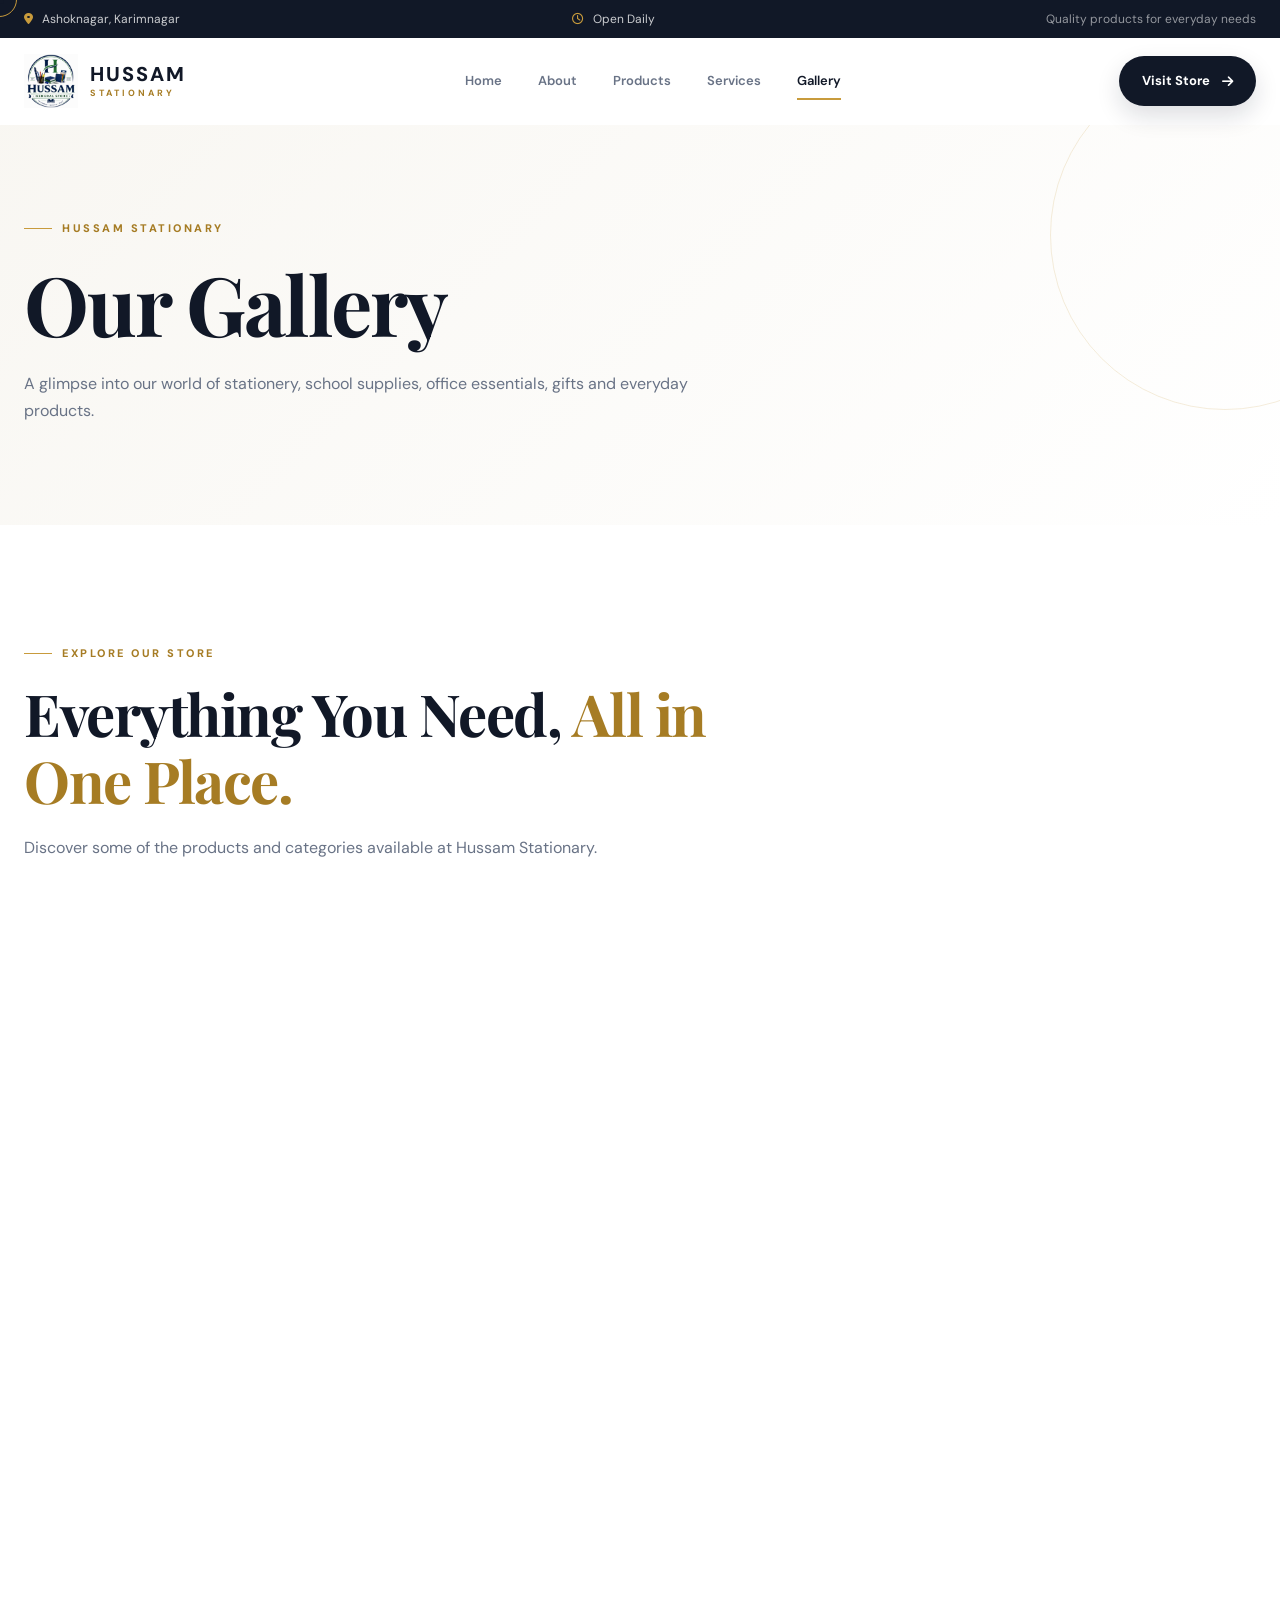
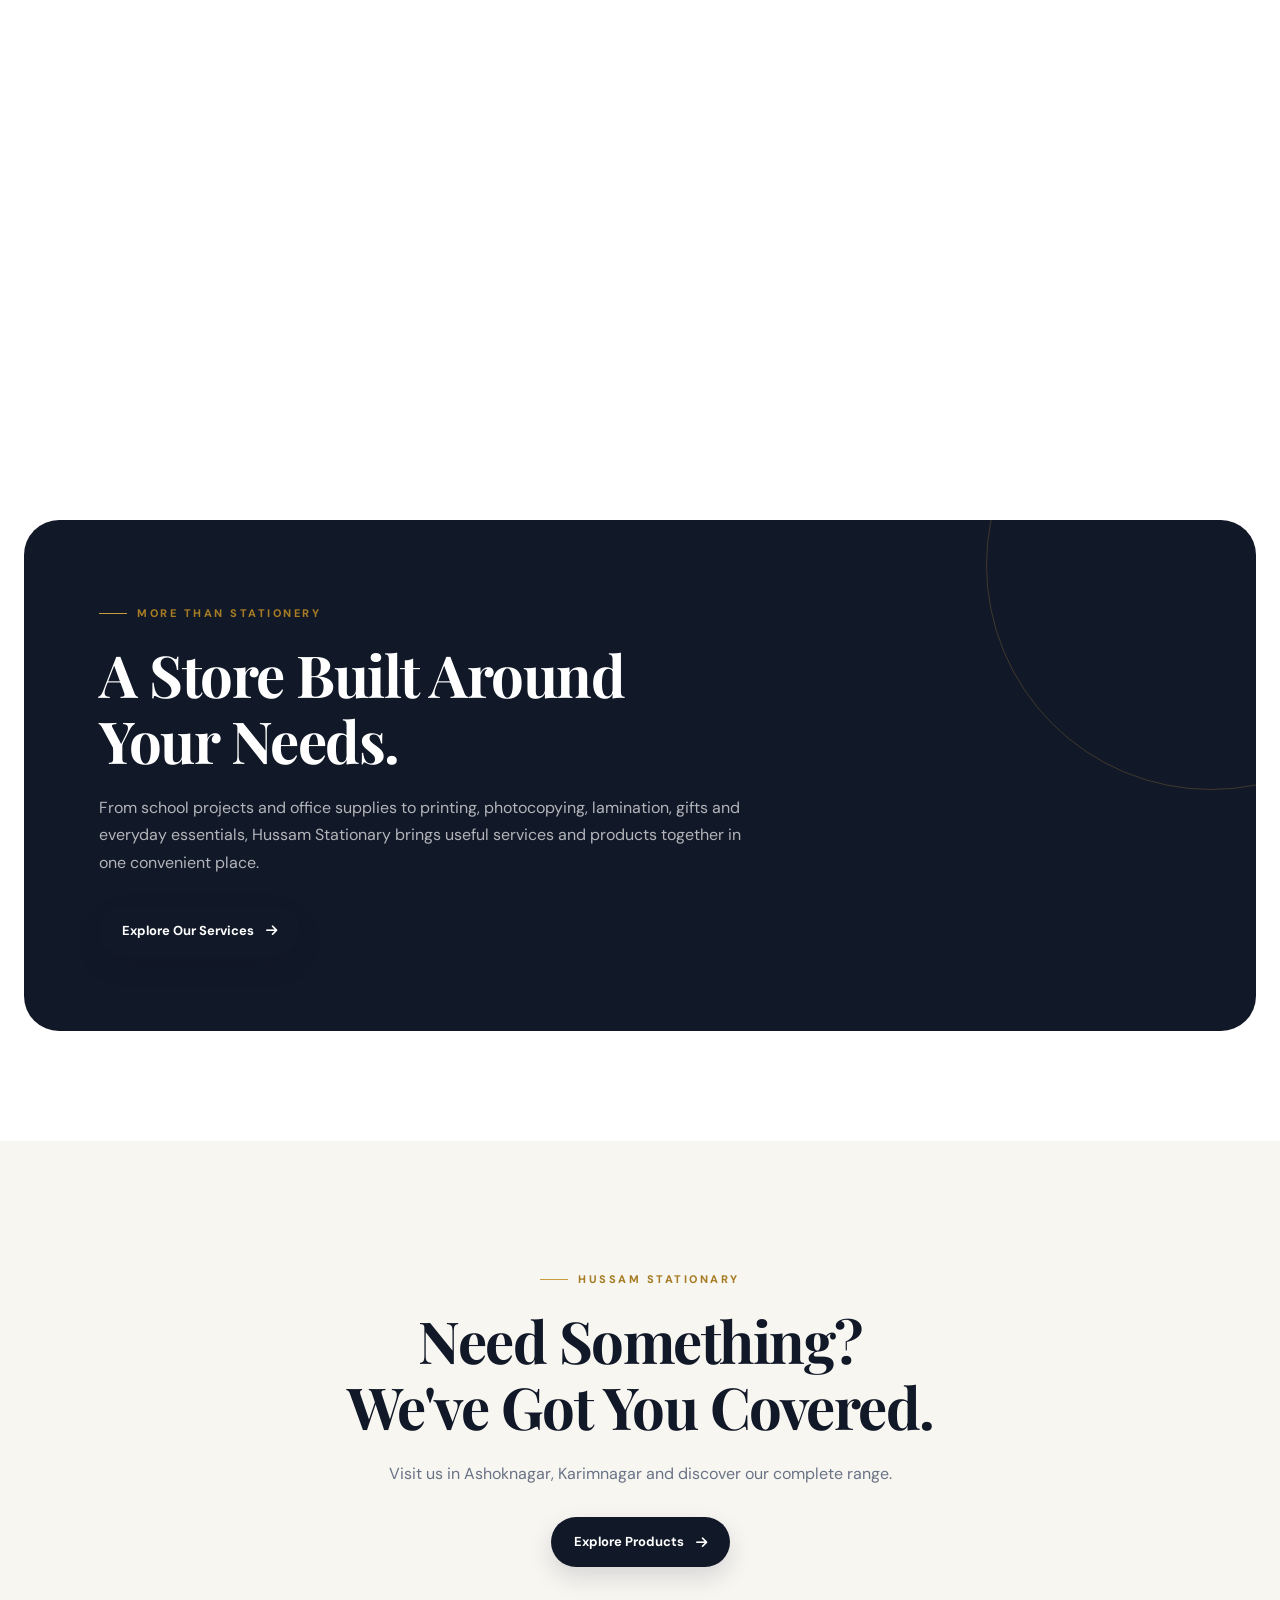
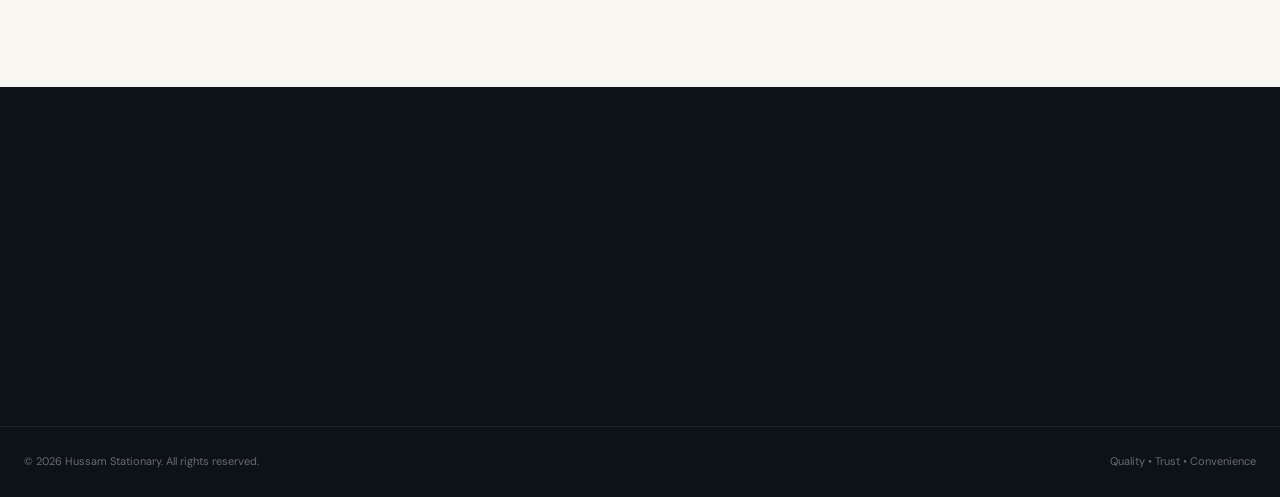
<file: gallery.html>
<!DOCTYPE html>
<html lang="en">
<head>
    <meta charset="UTF-8">
    <meta name="viewport" content="width=device-width, initial-scale=1.0">

    <title>Gallery | Hussam Stationary</title>

    <meta name="description"
          content="Explore Hussam Stationary through our gallery. Stationery, school supplies, office essentials, gifts and everyday products in Karimnagar.">

    <link rel="stylesheet" href="style.css">

    <link rel="preconnect" href="https://fonts.googleapis.com">
    <link rel="preconnect" href="https://fonts.gstatic.com" crossorigin>

    <link href="https://fonts.googleapis.com/css2?family=DM+Sans:wght@400;500;600;700&family=Playfair+Display:wght@500;600;700&display=swap"
          rel="stylesheet">

    <link rel="stylesheet"
          href="https://cdnjs.cloudflare.com/ajax/libs/font-awesome/6.5.2/css/all.min.css">
</head>

<body>

<!-- =========================
     HEADER
========================= -->

<header class="site-header">

    <div class="top-bar">
        <div class="container top-bar-inner">

            <div>
                <i class="fa-solid fa-location-dot"></i>
                Ashoknagar, Karimnagar
            </div>

            <div>
                <i class="fa-regular fa-clock"></i>
                Open Daily
            </div>

            <div class="top-message">
                Quality products for everyday needs
            </div>

        </div>
    </div>


    <div class="main-header">

        <div class="container header-inner">

            <!-- LOGO -->

            <a href="index.html" class="brand">

                <img src="images/logo.png"
                     alt="Hussam Stationary Logo">

                <div class="brand-text">
                    <strong>HUSSAM</strong>
                    <span>STATIONARY</span>
                </div>

            </a>


            <!-- NAVIGATION -->

            <nav class="desktop-nav">

                <a href="index.html">
                    Home
                </a>

                <a href="about.html">
                    About
                </a>

                <a href="products.html">
                    Products
                </a>

                <a href="service.html">
                    Services
                </a>

                <a href="gallery.html" class="active">
                    Gallery
                </a>

            </nav>


            <a href="service.html" class="header-button">
                Visit Store
                <i class="fa-solid fa-arrow-right"></i>
            </a>


            <!-- MOBILE MENU -->

            <button class="menu-toggle"
                    id="menuToggle"
                    aria-label="Open menu">

                <i class="fa-solid fa-bars"></i>

            </button>

        </div>

    </div>

</header>



<!-- =========================
     MOBILE NAVIGATION
========================= -->

<div class="mobile-nav" id="mobileNav">

    <a href="index.html">Home</a>
    <a href="about.html">About</a>
    <a href="products.html">Products</a>
    <a href="service.html">Services</a>
    <a href="gallery.html">Gallery</a>

</div>



<!-- =========================
     PAGE HERO
========================= -->

<section class="page-hero">

    <div class="container">

        <span class="eyebrow">
            HUSSAM STATIONARY
        </span>

        <h1>
            Our Gallery
        </h1>

        <p>
            A glimpse into our world of stationery,
            school supplies, office essentials,
            gifts and everyday products.
        </p>

    </div>

</section>



<!-- =========================
     GALLERY
========================= -->

<section class="gallery-section">

    <div class="container">

        <div class="section-heading">

            <span class="eyebrow">
                EXPLORE OUR STORE
            </span>

            <h2>
                Everything You Need,
                <span>All in One Place.</span>
            </h2>

            <p>
                Discover some of the products and categories
                available at Hussam Stationary.
            </p>

        </div>



        <div class="gallery-grid">


            <!-- IMAGE 1 -->

            <div class="gallery-item gallery-large">

                <img src="images/hero.png"
                     alt="Hussam Stationary products"
                     loading="lazy">

                <div class="gallery-overlay">

                    <span>01</span>

                    <h3>
                        Everyday Essentials
                    </h3>

                    <p>
                        Quality products for your daily needs.
                    </p>

                </div>

            </div>



            <!-- IMAGE 2 -->

            <div class="gallery-item">

                <img src="images/art.jpg"
                     alt="Art and stationery supplies"
                     loading="lazy">

                <div class="gallery-overlay">

                    <span>02</span>

                    <h3>
                        Art & Creativity
                    </h3>

                    <p>
                        Supplies for creative ideas and projects.
                    </p>

                </div>

            </div>



            <!-- IMAGE 3 -->

            <div class="gallery-item">

                <img src="images/notebooks.jpg"
                     alt="Notebooks and stationery"
                     loading="lazy">

                <div class="gallery-overlay">

                    <span>03</span>

                    <h3>
                        Notebooks
                    </h3>

                    <p>
                        Notebooks, writing materials and more.
                    </p>

                </div>

            </div>



            <!-- IMAGE 4 -->

            <div class="gallery-item">

                <img src="images/pens.jpg"
                     alt="Pens and writing supplies"
                     loading="lazy">

                <div class="gallery-overlay">

                    <span>04</span>

                    <h3>
                        Writing Essentials
                    </h3>

                    <p>
                        Pens and everyday writing supplies.
                    </p>

                </div>

            </div>



            <!-- IMAGE 5 -->

            <div class="gallery-item gallery-wide">

                <img src="images/office.jpg"
                     alt="Office stationery supplies"
                     loading="lazy">

                <div class="gallery-overlay">

                    <span>05</span>

                    <h3>
                        Office Essentials
                    </h3>

                    <p>
                        Practical supplies for school and office.
                    </p>

                </div>

            </div>



            <!-- IMAGE 6 -->

            <div class="gallery-item">

                <img src="images/school.png"
                     alt="School supplies"
                     loading="lazy">

                <div class="gallery-overlay">

                    <span>06</span>

                    <h3>
                        School Supplies
                    </h3>

                    <p>
                        Everything students need for school.
                    </p>

                </div>

            </div>



            <!-- IMAGE 7 -->

            <div class="gallery-item">

                <img src="images/files.jpg"
                     alt="Files and office products"
                     loading="lazy">

                <div class="gallery-overlay">

                    <span>07</span>

                    <h3>
                        Files & Organization
                    </h3>

                    <p>
                        Keep your documents organized.
                    </p>

                </div>

            </div>



            <!-- IMAGE 8 -->

            <div class="gallery-item">

                <img src="images/apsara.webp"
                     alt="Stationery products"
                     loading="lazy">

                <div class="gallery-overlay">

                    <span>08</span>

                    <h3>
                        Stationery Collection
                    </h3>

                    <p>
                        Trusted stationery for everyday use.
                    </p>

                </div>

            </div>



            <!-- IMAGE 9 -->

            <div class="gallery-item">

                <img src="images/classmate.webp"
                     alt="Notebooks and school products"
                     loading="lazy">

                <div class="gallery-overlay">

                    <span>09</span>

                    <h3>
                        Student Favorites
                    </h3>

                    <p>
                        Useful products for students.
                    </p>

                </div>

            </div>



            <!-- IMAGE 10 -->

            <div class="gallery-item">

                <img src="images/doms.jpg"
                     alt="Art and stationery products"
                     loading="lazy">

                <div class="gallery-overlay">

                    <span>10</span>

                    <h3>
                        Art Supplies
                    </h3>

                    <p>
                        Colours, drawing materials and more.
                    </p>

                </div>

            </div>

        </div>

    </div>

</section>



<!-- =========================
     STORE EXPERIENCE
========================= -->

<section class="gallery-highlight">

    <div class="container">

        <div class="highlight-card">

            <div class="highlight-content">

                <span class="eyebrow">
                    MORE THAN STATIONERY
                </span>

                <h2>
                    A Store Built
                    Around Your Needs.
                </h2>

                <p>
                    From school projects and office supplies
                    to printing, photocopying, lamination,
                    gifts and everyday essentials,
                    Hussam Stationary brings useful services
                    and products together in one convenient place.
                </p>

                <a href="service.html" class="primary-button">
                    Explore Our Services
                    <i class="fa-solid fa-arrow-right"></i>
                </a>

            </div>

        </div>

    </div>

</section>



<!-- =========================
     CTA
========================= -->

<section class="cta-section">

    <div class="container">

        <div class="cta-content">

            <span class="eyebrow">
                HUSSAM STATIONARY
            </span>

            <h2>
                Need Something?
                <br>
                We've Got You Covered.
            </h2>

            <p>
                Visit us in Ashoknagar, Karimnagar
                and discover our complete range.
            </p>

            <a href="products.html" class="primary-button">
                Explore Products
                <i class="fa-solid fa-arrow-right"></i>
            </a>

        </div>

    </div>

</section>



<!-- =========================
     FOOTER
========================= -->

<footer class="footer">

    <div class="container footer-grid">


        <div class="footer-brand">

            <a href="index.html" class="brand footer-logo">

                <img src="images/logo.png"
                     alt="Hussam Stationary">

                <div class="brand-text">
                    <strong>HUSSAM</strong>
                    <span>STATIONARY</span>
                </div>

            </a>

            <p>
                Quality stationery, school supplies,
                office essentials, gifts and everyday
                products in Karimnagar.
            </p>

        </div>



        <div class="footer-column">

            <h3>
                Explore
            </h3>

            <a href="index.html">Home</a>
            <a href="about.html">About</a>
            <a href="products.html">Products</a>
            <a href="service.html">Services</a>
            <a href="gallery.html">Gallery</a>

        </div>



        <div class="footer-column">

            <h3>
                Our Services
            </h3>

            <a href="service.html">
                Xerox & Printing
            </a>

            <a href="service.html">
                Lamination
            </a>

            <a href="service.html">
                School Projects
            </a>

            <a href="service.html">
                Gift Packaging
            </a>

            <a href="service.html">
                Recharge
            </a>

        </div>



        <div class="footer-column">

            <h3>
                Visit Us
            </h3>

            <p>
                <i class="fa-solid fa-location-dot"></i>
                Ashoknagar,
                Karimnagar
            </p>

            <p>
                <i class="fa-regular fa-clock"></i>
                Open Daily
            </p>

        </div>

    </div>



    <div class="footer-bottom">

        <div class="container">

            <p>
                © 2026 Hussam Stationary.
                All rights reserved.
            </p>

            <p>
                Quality • Trust • Convenience
            </p>

        </div>

    </div>

</footer>



<!-- =========================
     BACK TO TOP
========================= -->

<button
    class="back-to-top"
    id="backToTop"
    aria-label="Back to top">

    <i class="fa-solid fa-arrow-up"></i>

</button>



<!-- =========================
     JAVASCRIPT
========================= -->

<script src="script.js"></script>

</body>
</html>
</file>
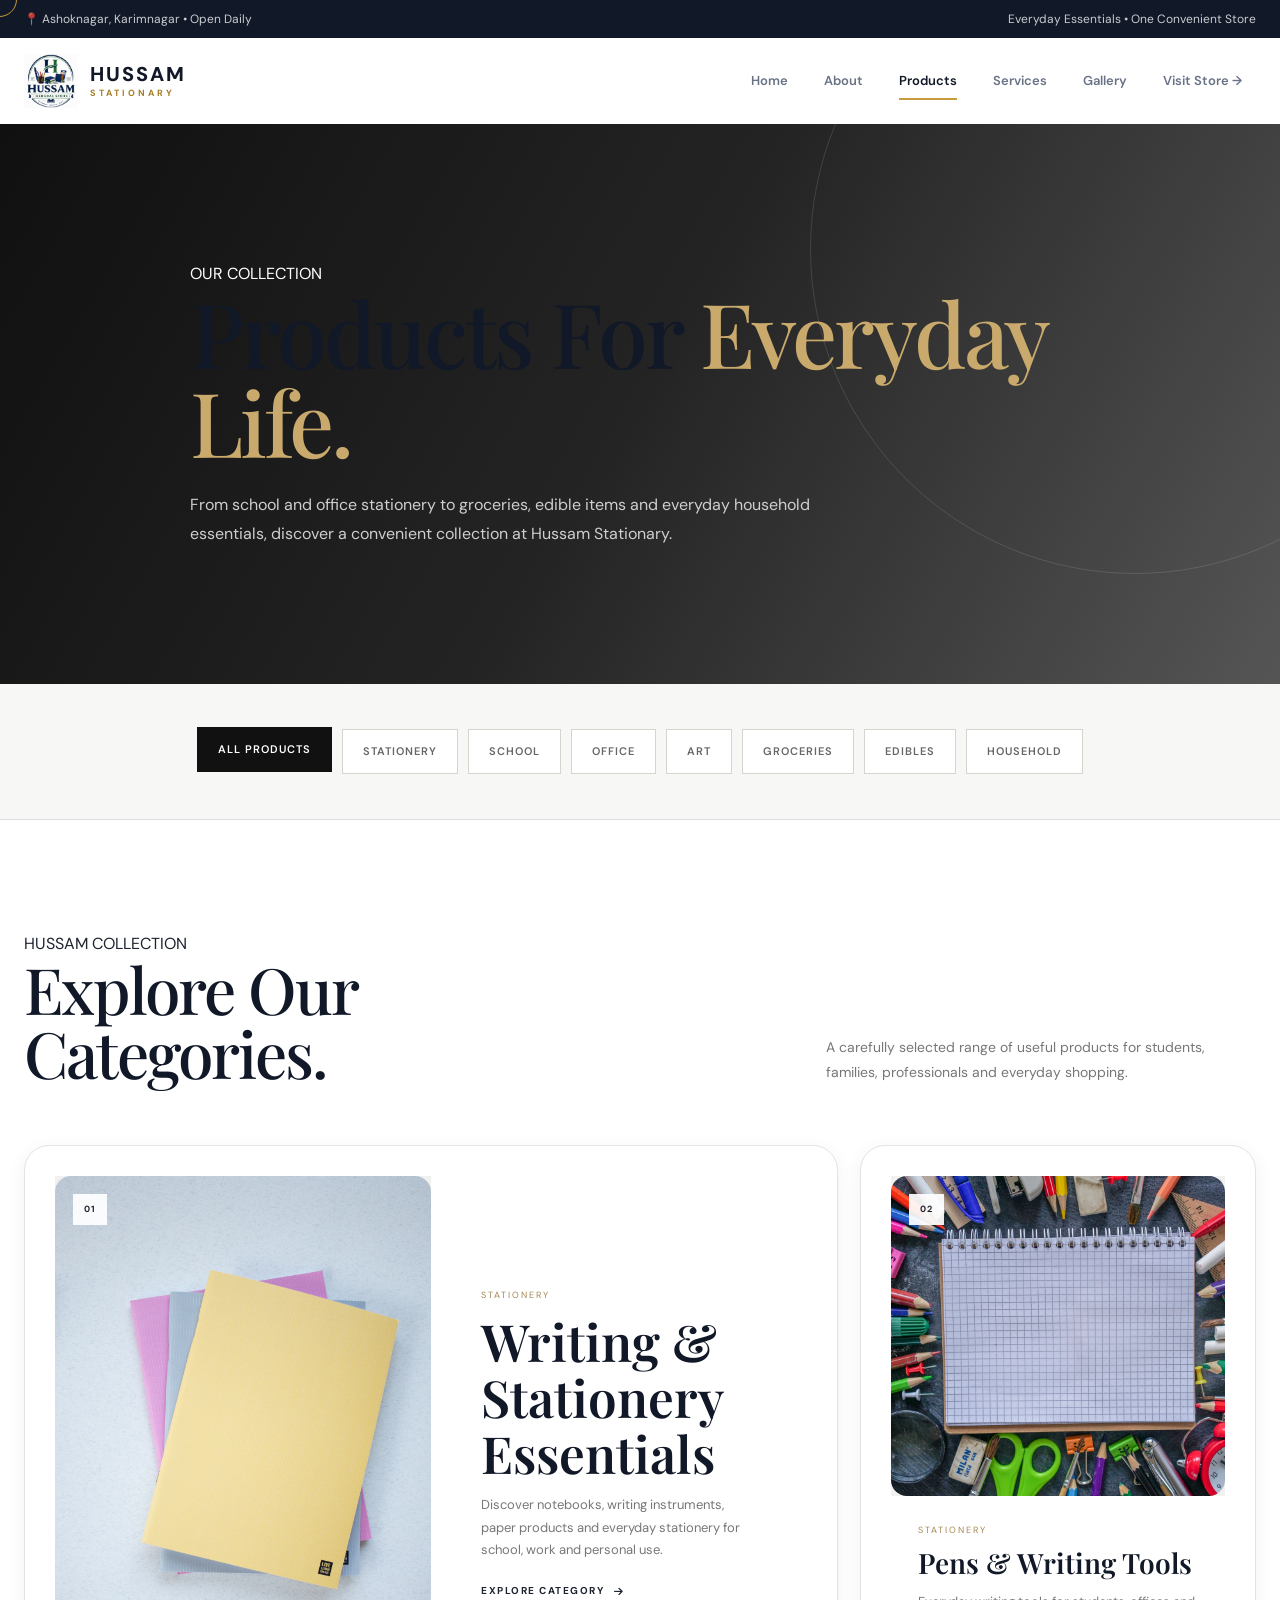
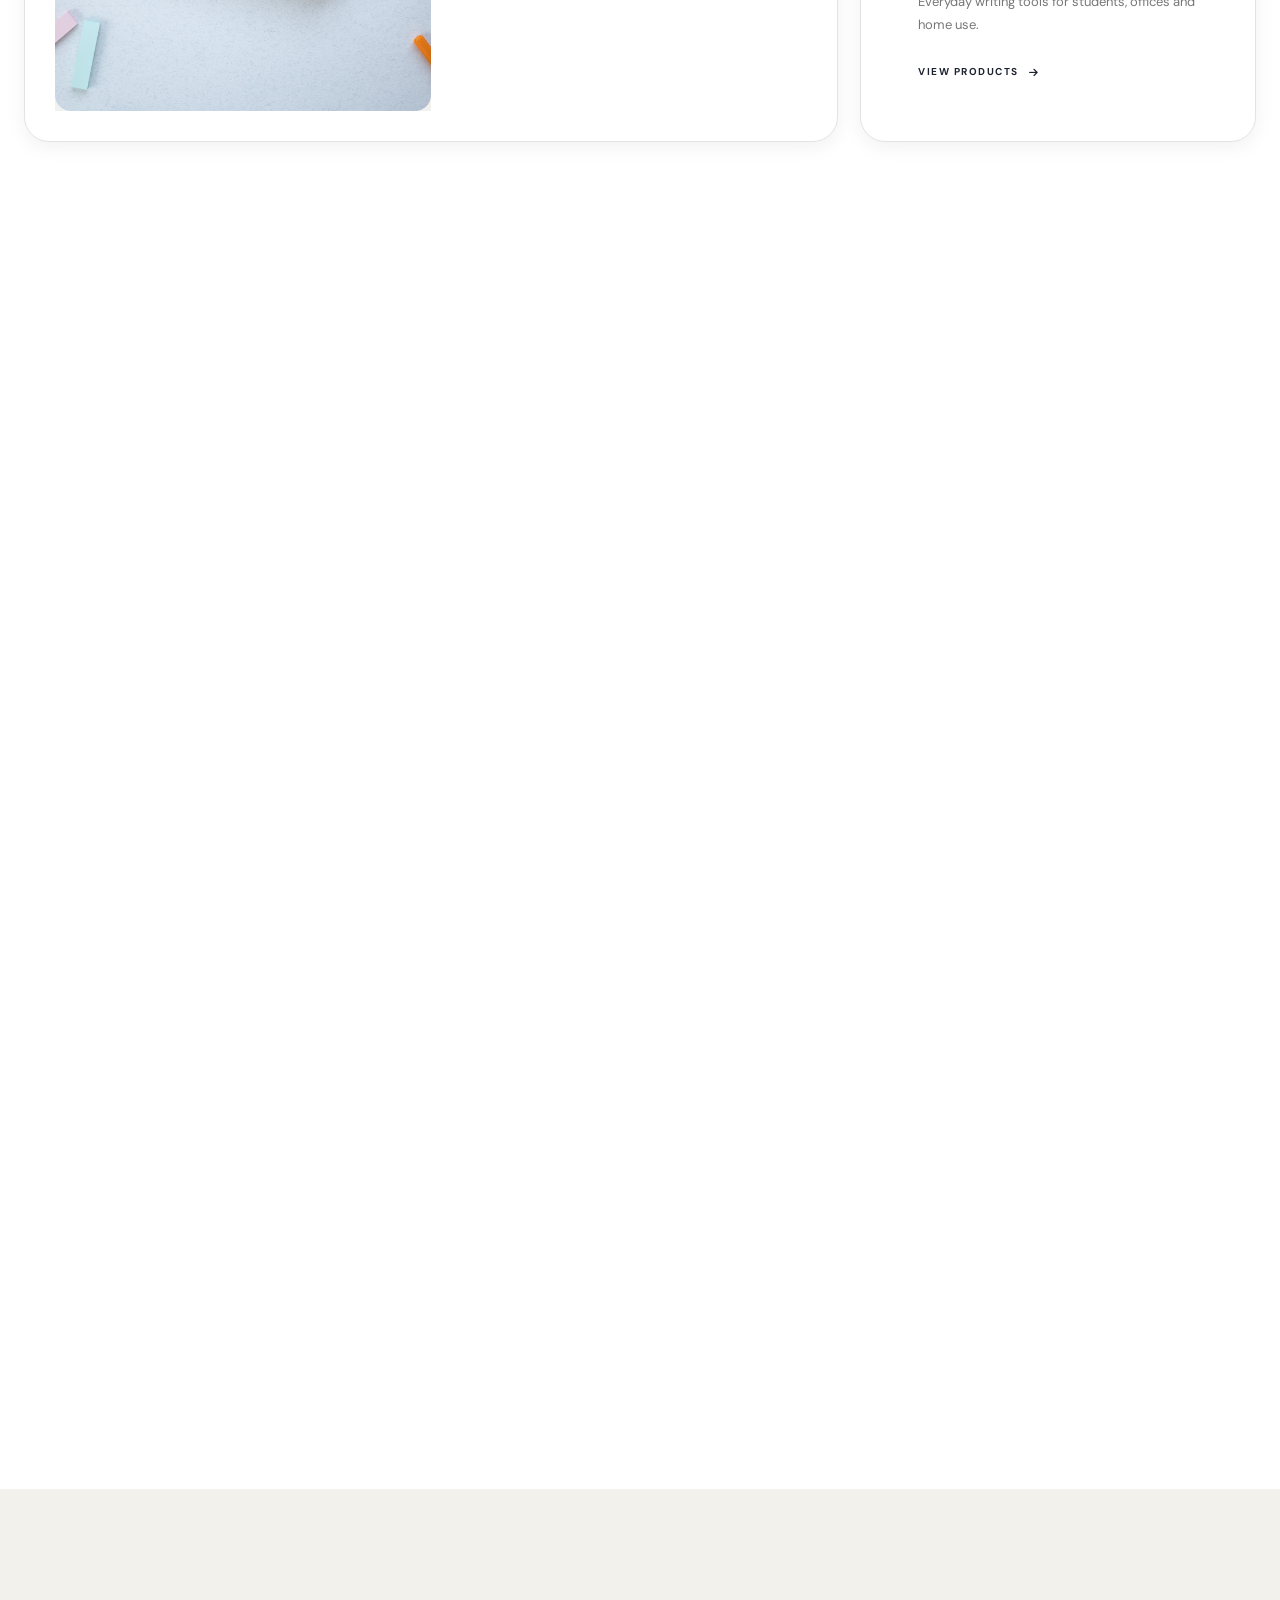
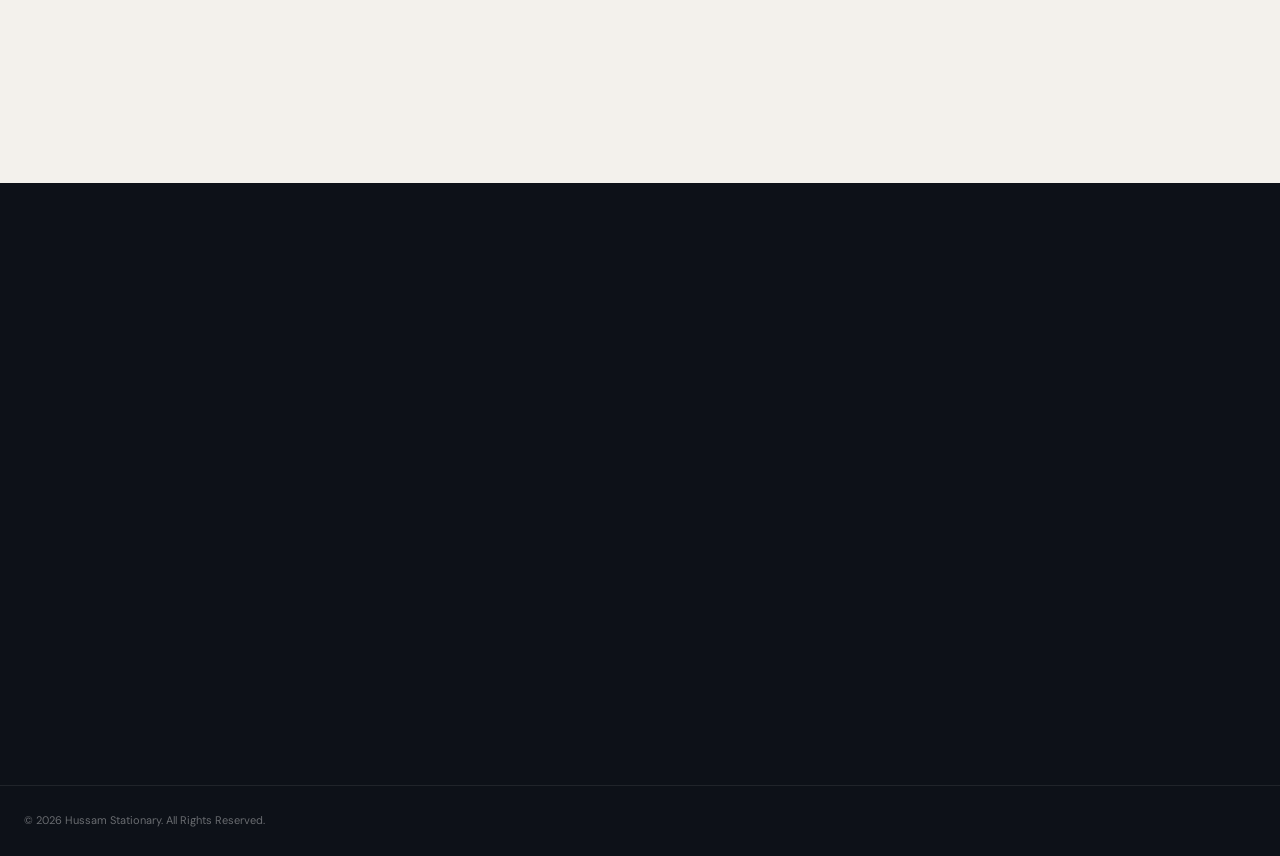
<file: products.html>
<!DOCTYPE html>
<html lang="en">

<head>

    <meta charset="UTF-8">

    <meta name="viewport"
          content="width=device-width, initial-scale=1.0">

    <title>Products | Hussam Stationary</title>

    <meta name="description"
          content="Explore stationery, school supplies, office products, groceries, edible items and everyday essentials at Hussam Stationary, Karimnagar.">

    <!-- Google Fonts -->
    <link rel="preconnect"
          href="https://fonts.googleapis.com">

    <link rel="preconnect"
          href="https://fonts.gstatic.com"
          crossorigin>

    <link href="https://fonts.googleapis.com/css2?family=DM+Sans:wght@400;500;600;700&family=Playfair+Display:wght@500;600;700&display=swap"
          rel="stylesheet">

    <!-- Icons -->
    <link rel="stylesheet"
          href="https://cdnjs.cloudflare.com/ajax/libs/font-awesome/6.5.2/css/all.min.css">

    <!-- Main CSS -->
    <link rel="stylesheet"
          href="style.css">

    <!-- Products CSS -->
    <style>

        /* =========================================
           PRODUCTS PAGE
        ========================================= */

        .products-hero {

            min-height: 560px;

            display: flex;

            align-items: center;

            position: relative;

            overflow: hidden;

            background:
                linear-gradient(
                    120deg,
                    #101010,
                    #242424,
                    #555
                );

            color: white;
        }


        .products-hero::before {

            content: "";

            position: absolute;

            width: 650px;

            height: 650px;

            border-radius: 50%;

            border:
                1px solid rgba(255,255,255,.12);

            right: -180px;

            top: -200px;

            animation:
                productsRotate 18s linear infinite;
        }


        .products-hero-content {

            position: relative;

            z-index: 2;

            max-width: 900px;
        }


        .products-hero h1 {

            font-family:
                "Playfair Display",
                Georgia,
                serif;

            font-size:
                clamp(52px, 7vw, 90px);

            line-height: 1;

            font-weight: 500;

            letter-spacing: -3px;

            margin-bottom: 25px;
        }


        .products-hero h1 span {

            color: #c9aa6c;
        }


        .products-hero p {

            max-width: 650px;

            color: #cfcfcf;

            font-size: 16px;

            line-height: 1.8;
        }


        @keyframes productsRotate {

            from {
                transform: rotate(0deg);
            }

            to {
                transform: rotate(360deg);
            }

        }


        /* =========================================
           CATEGORY FILTER
        ========================================= */

        .product-filter {

            padding: 45px 0;

            background: #f7f7f5;

            border-bottom:
                1px solid #ddd;
        }


        .filter-list {

            display: flex;

            justify-content: center;

            align-items: center;

            flex-wrap: wrap;

            gap: 10px;
        }


        .filter-btn {

            border: 1px solid #d5d5d0;

            background: white;

            padding: 12px 20px;

            cursor: pointer;

            font-size: 11px;

            font-weight: 600;

            letter-spacing: 1px;

            text-transform: uppercase;

            color: #666;

            transition:
                all .35s
                cubic-bezier(.22,1,.36,1);
        }


        .filter-btn:hover,
        .filter-btn.active {

            background: #111;

            color: white;

            border-color: #111;

            transform:
                translateY(-2px);
        }


        /* =========================================
           PRODUCT GRID
        ========================================= */

        .products-section {

            background: white;
        }


        .products-heading {

            display: flex;

            justify-content: space-between;

            align-items: flex-end;

            gap: 30px;

            margin-bottom: 60px;
        }


        .products-heading h2 {

            font-family:
                "Playfair Display",
                Georgia,
                serif;

            font-size:
                clamp(42px, 5vw, 65px);

            font-weight: 500;

            line-height: 1;

            letter-spacing: -2px;
        }


        .products-heading p {

            max-width: 430px;

            color: #777;

            font-size: 14px;

            line-height: 1.8;
        }


        .products-grid {

            display: grid;

            grid-template-columns:
                repeat(3, 1fr);

            gap: 22px;
        }


        /* =========================================
           PRODUCT CARD
        ========================================= */

        .product-card {

            background: white;

            border:
                1px solid #e3e3df;

            overflow: hidden;

            position: relative;

            transition:
                all .5s
                cubic-bezier(.22,1,.36,1);
        }


        .product-card:hover {

            transform:
                translateY(-8px);

            box-shadow:
                0 25px 60px
                rgba(0,0,0,.10);
        }


        .product-card-image {

            height: 320px;

            overflow: hidden;

            background: #f1f1ef;

            position: relative;
        }


        .product-card-image img {

            width: 100%;

            height: 100%;

            object-fit: cover;

            transition:
                transform 1s
                cubic-bezier(.22,1,.36,1);
        }


        .product-card:hover
        .product-card-image img {

            transform:
                scale(1.07);
        }


        .product-number {

            position: absolute;

            top: 18px;

            left: 18px;

            background: rgba(255,255,255,.92);

            padding: 8px 11px;

            font-size: 9px;

            font-weight: 700;

            letter-spacing: 1px;
        }


        .product-card-content {

            padding: 27px;
        }


        .product-category {

            display: block;

            font-size: 9px;

            text-transform: uppercase;

            letter-spacing: 2px;

            color: #a48752;

            margin-bottom: 10px;
        }


        .product-card h3 {

            font-family:
                "Playfair Display",
                Georgia,
                serif;

            font-size: 28px;

            font-weight: 600;

            line-height: 1.1;

            margin-bottom: 12px;
        }


        .product-card p {

            color: #777;

            font-size: 13px;

            line-height: 1.75;

            margin-bottom: 20px;
        }


        .product-link {

            display: inline-flex;

            align-items: center;

            gap: 10px;

            font-size: 10px;

            font-weight: 700;

            text-transform: uppercase;

            letter-spacing: 1.5px;
        }


        .product-link i {

            transition:
                transform .35s ease;
        }


        .product-link:hover i {

            transform:
                translateX(5px);
        }


        /* =========================================
           FEATURED PRODUCT
        ========================================= */

        .product-card.featured {

            grid-column:
                span 2;

            display: grid;

            grid-template-columns:
                1fr 1fr;
        }


        .product-card.featured
        .product-card-image {

            height: 100%;

            min-height: 400px;
        }


        .product-card.featured
        .product-card-content {

            display: flex;

            flex-direction: column;

            justify-content: center;

            padding: 50px;
        }


        .product-card.featured h3 {

            font-size:
                clamp(35px,4vw,52px);
        }


        /* =========================================
           STORE MESSAGE
        ========================================= */

        .products-message {

            background: #f3f1ec;

            text-align: center;
        }


        .products-message-inner {

            max-width: 800px;

            margin: auto;
        }


        .products-message h2 {

            font-family:
                "Playfair Display",
                Georgia,
                serif;

            font-size:
                clamp(44px,6vw,72px);

            line-height: 1.05;

            font-weight: 500;

            letter-spacing: -2px;

            margin-bottom: 25px;
        }


        .products-message h2 span {

            color: #a98a52;
        }


        .products-message p {

            max-width: 620px;

            margin:
                0 auto 35px;

            color: #666;

            font-size: 15px;

            line-height: 1.8;
        }


        /* =========================================
           RESPONSIVE
        ========================================= */

        @media (max-width: 950px) {

            .products-grid {

                grid-template-columns:
                    repeat(2,1fr);
            }


            .product-card.featured {

                grid-column:
                    span 2;
            }

        }


        @media (max-width: 700px) {

            .products-hero {

                min-height: 500px;
            }


            .products-hero h1 {

                font-size: 50px;

                letter-spacing: -2px;
            }


            .products-heading {

                flex-direction: column;

                align-items: flex-start;
            }


            .products-grid {

                grid-template-columns: 1fr;
            }


            .product-card.featured {

                grid-column:
                    auto;

                display: block;
            }


            .product-card.featured
            .product-card-image {

                min-height: 300px;

                height: 300px;
            }


            .product-card.featured
            .product-card-content {

                padding: 30px;
            }


            .product-card-image {

                height: 280px;
            }


            .filter-list {

                justify-content: flex-start;
            }

        }


        @media (max-width: 450px) {

            .products-hero h1 {

                font-size: 42px;
            }


            .filter-btn {

                padding:
                    10px 13px;

                font-size: 9px;
            }

        }

    </style>

</head>


<body>


<!-- =========================================
     LOADER
========================================= -->

<div class="page-loader" id="pageLoader">

    <div class="loader-inner">

        <img src="images/logo.png"
             alt="Hussam Stationary"
             class="loader-logo">

        <div class="loader-line"></div>

        <p>Loading</p>

    </div>

</div>


<!-- =========================================
     TOP BAR
========================================= -->

<div class="top-bar">

    <div class="container top-bar-inner">

        <div class="top-left">

            <span>
                📍 Ashoknagar, Karimnagar
            </span>

            <span>•</span>

            <span>
                Open Daily
            </span>

        </div>

        <div class="top-right">

            Everyday Essentials • One Convenient Store

        </div>

    </div>

</div>


<!-- =========================================
     HEADER
========================================= -->

<header class="main-header">

    <div class="container header-inner">


        <a href="index.html"
           class="brand">

            <img src="images/logo.png"
                 alt="Hussam Stationary Logo"
                 class="brand-logo">

            <div class="brand-text">

                <strong>HUSSAM</strong>

                <span>STATIONARY</span>

            </div>

        </a>


        <nav class="desktop-nav">

            <a href="index.html">
                Home
            </a>

            <a href="about.html">
                About
            </a>

            <a href="products.html"
               class="active">
                Products
            </a>

            <a href="service.html">
                Services
            </a>

            <a href="gallery.html">
                Gallery
            </a>

            <a href="index.html#contact"
               class="nav-button">
                Visit Store →
            </a>

        </nav>


        <button class="menu-toggle"
                id="menuToggle"
                aria-label="Open menu">

            ☰

        </button>

    </div>


    <div class="mobile-nav"
         id="mobileNav">

        <a href="index.html">
            Home
        </a>

        <a href="about.html">
            About
        </a>

        <a href="products.html">
            Products
        </a>

        <a href="service.html">
            Services
        </a>

        <a href="gallery.html">
            Gallery
        </a>

        <a href="index.html#contact">
            Visit Store
        </a>

    </div>

</header>


<!-- =========================================
     PRODUCTS HERO
========================================= -->

<section class="products-hero">

    <div class="container products-hero-content">

        <span class="section-label">
            OUR COLLECTION
        </span>

        <h1>

            Products For
            <span>Everyday Life.</span>

        </h1>

        <p>

            From school and office stationery to
            groceries, edible items and everyday
            household essentials, discover a
            convenient collection at Hussam Stationary.

        </p>

    </div>

</section>


<!-- =========================================
     FILTER
========================================= -->

<section class="product-filter">

    <div class="container">

        <div class="filter-list">

            <button class="filter-btn active"
                    data-filter="all">

                All Products

            </button>

            <button class="filter-btn"
                    data-filter="stationery">

                Stationery

            </button>

            <button class="filter-btn"
                    data-filter="school">

                School

            </button>

            <button class="filter-btn"
                    data-filter="office">

                Office

            </button>

            <button class="filter-btn"
                    data-filter="art">

                Art

            </button>

            <button class="filter-btn"
                    data-filter="grocery">

                Groceries

            </button>

            <button class="filter-btn"
                    data-filter="edible">

                Edibles

            </button>

            <button class="filter-btn"
                    data-filter="household">

                Household

            </button>

        </div>

    </div>

</section>


<!-- =========================================
     PRODUCTS
========================================= -->

<section class="products-section section">

    <div class="container">


        <div class="products-heading reveal">

            <div>

                <span class="section-label">
                    HUSSAM COLLECTION
                </span>

                <h2>
                    Explore Our
                    <br>
                    <span>Categories.</span>
                </h2>

            </div>

            <p>

                A carefully selected range of useful
                products for students, families,
                professionals and everyday shopping.

            </p>

        </div>


        <div class="products-grid"
             id="productsGrid">


            <!-- =================================
                 01 STATIONERY
            ================================== -->

            <article class="product-card featured reveal"
                     data-category="stationery">

                <div class="product-card-image">

                    <img src="images/notebooks.jpg"
                         alt="Stationery and notebooks">

                    <span class="product-number">
                        01
                    </span>

                </div>

                <div class="product-card-content">

                    <span class="product-category">
                        Stationery
                    </span>

                    <h3>
                        Writing &
                        Stationery Essentials
                    </h3>

                    <p>

                        Discover notebooks, writing
                        instruments, paper products and
                        everyday stationery for school,
                        work and personal use.

                    </p>

                    <a href="#"
                       class="product-link">

                        Explore Category

                        <i class="fa-solid fa-arrow-right"></i>

                    </a>

                </div>

            </article>


            <!-- =================================
                 02 PENS
            ================================== -->

            <article class="product-card reveal"
                     data-category="stationery">

                <div class="product-card-image">

                    <img src="images/pens.jpg"
                         alt="Pens and writing products">

                    <span class="product-number">
                        02
                    </span>

                </div>

                <div class="product-card-content">

                    <span class="product-category">
                        Stationery
                    </span>

                    <h3>
                        Pens &
                        Writing Tools
                    </h3>

                    <p>

                        Everyday writing tools for
                        students, offices and home use.

                    </p>

                    <a href="#"
                       class="product-link">

                        View Products

                        <i class="fa-solid fa-arrow-right"></i>

                    </a>

                </div>

            </article>


            <!-- =================================
                 03 SCHOOL
            ================================== -->

            <article class="product-card reveal"
                     data-category="school">

                <div class="product-card-image">

                    <img src="images/school.png"
                         alt="School supplies">

                    <span class="product-number">
                        03
                    </span>

                </div>

                <div class="product-card-content">

                    <span class="product-category">
                        Education
                    </span>

                    <h3>
                        School
                        Essentials
                    </h3>

                    <p>

                        Supplies and useful products
                        for students and school life.

                    </p>

                    <a href="#"
                       class="product-link">

                        Explore

                        <i class="fa-solid fa-arrow-right"></i>

                    </a>

                </div>

            </article>


            <!-- =================================
                 04 OFFICE
            ================================== -->

            <article class="product-card reveal"
                     data-category="office">

                <div class="product-card-image">

                    <img src="images/files.jpg"
                         alt="Office files and supplies">

                    <span class="product-number">
                        04
                    </span>

                </div>

                <div class="product-card-content">

                    <span class="product-category">
                        Office
                    </span>

                    <h3>
                        Office
                        Supplies
                    </h3>

                    <p>

                        Files, paper products,
                        organization supplies and
                        workplace essentials.

                    </p>

                    <a href="#"
                       class="product-link">

                        Explore

                        <i class="fa-solid fa-arrow-right"></i>

                    </a>

                </div>

            </article>


            <!-- =================================
                 05 ART
            ================================== -->

            <article class="product-card reveal"
                     data-category="art">

                <div class="product-card-image">

                    <img src="images/art.jpg"
                         alt="Art and creative supplies">

                    <span class="product-number">
                        05
                    </span>

                </div>

                <div class="product-card-content">

                    <span class="product-category">
                        Creativity
                    </span>

                    <h3>
                        Art &
                        Creativity
                    </h3>

                    <p>

                        Creative supplies for
                        students, artists and
                        creative projects.

                    </p>

                    <a href="#"
                       class="product-link">

                        Explore

                        <i class="fa-solid fa-arrow-right"></i>

                    </a>

                </div>

            </article>


            <!-- =================================
                 06 GROCERY
            ================================== -->

            <article class="product-card reveal"
                     data-category="grocery">

                <div class="product-card-image">

                    <img src="images/doms.jpg"
                         alt="Daily grocery products">

                    <span class="product-number">
                        06
                    </span>

                </div>

                <div class="product-card-content">

                    <span class="product-category">
                        Daily Needs
                    </span>

                    <h3>
                        Daily
                        Groceries
                    </h3>

                    <p>

                        Convenient grocery products
                        for everyday household needs.

                    </p>

                    <a href="#"
                       class="product-link">

                        Explore

                        <i class="fa-solid fa-arrow-right"></i>

                    </a>

                </div>

            </article>


            <!-- =================================
                 07 EDIBLES
            ================================== -->

            <article class="product-card reveal"
                     data-category="edible">

                <div class="product-card-image">

                    <img src="images/apsara.webp"
                         alt="Edible products">

                    <span class="product-number">
                        07
                    </span>

                </div>

                <div class="product-card-content">

                    <span class="product-category">
                        Food & Snacks
                    </span>

                    <h3>
                        Edible
                        Items
                    </h3>

                    <p>

                        Everyday edible products and
                        convenient items for your
                        shopping needs.

                    </p>

                    <a href="#"
                       class="product-link">

                        Explore

                        <i class="fa-solid fa-arrow-right"></i>

                    </a>

                </div>

            </article>


            <!-- =================================
                 08 HOUSEHOLD
            ================================== -->

            <article class="product-card reveal"
                     data-category="household">

                <div class="product-card-image">

                    <img src="images/office.jpg"
                         alt="Household essentials">

                    <span class="product-number">
                        08
                    </span>

                </div>

                <div class="product-card-content">

                    <span class="product-category">
                        Household
                    </span>

                    <h3>
                        Household
                        Essentials
                    </h3>

                    <p>

                        Useful everyday products for
                        your home and daily routines.

                    </p>

                    <a href="#"
                       class="product-link">

                        Explore

                        <i class="fa-solid fa-arrow-right"></i>

                    </a>

                </div>

            </article>


        </div>

    </div>

</section>


<!-- =========================================
     STORE MESSAGE
========================================= -->

<section class="products-message section">

    <div class="container">

        <div class="products-message-inner reveal">

            <span class="section-label">
                MORE THAN STATIONERY
            </span>

            <h2>

                One Store.
                <span>Many Needs.</span>

            </h2>

            <p>

                Whether you need a notebook for school,
                supplies for your office, groceries for
                home or something for your everyday needs,
                Hussam Stationary aims to make shopping
                simple and convenient.

            </p>

            <a href="index.html#contact"
               class="primary-button">

                Visit Our Store →

            </a>

        </div>

    </div>

</section>


<!-- =========================================
     FOOTER
========================================= -->

<footer class="footer">

    <div class="container footer-grid">


        <div class="footer-brand">

            <img src="images/logo.png"
                 alt="Hussam Stationary">

            <h3>
                HUSSAM STATIONARY
            </h3>

            <p>

                Stationery, groceries and everyday
                essentials — all in one convenient place.

            </p>

        </div>


        <div class="footer-links">

            <h4>
                Explore
            </h4>

            <a href="index.html">
                Home
            </a>

            <a href="about.html">
                About
            </a>

            <a href="products.html">
                Products
            </a>

            <a href="service.html">
                Services
            </a>

            <a href="gallery.html">
                Gallery
            </a>

        </div>


        <div class="footer-links">

            <h4>
                Categories
            </h4>

            <a href="products.html">
                Stationery
            </a>

            <a href="products.html">
                School Supplies
            </a>

            <a href="products.html">
                Office Supplies
            </a>

            <a href="products.html">
                Groceries
            </a>

            <a href="products.html">
                Daily Essentials
            </a>

        </div>


        <div class="footer-contact">

            <h4>
                Visit Us
            </h4>

            <p>
                Ashoknagar,<br>
                Karimnagar, Telangana
            </p>

            <p>
                Open Daily
            </p>

        </div>


    </div>


    <div class="footer-bottom">

        <div class="container">

            <p>
                © 2026 Hussam Stationary.
                All Rights Reserved.
            </p>

        </div>

    </div>

</footer>


<!-- =========================================
     BACK TO TOP
========================================= -->

<button class="back-to-top"
        id="backToTop"
        aria-label="Back to top">

    ↑

</button>


<!-- =========================================
     JAVASCRIPT
========================================= -->

<script src="script.js"></script>


<script>

document.addEventListener("DOMContentLoaded", function () {

    const buttons =
        document.querySelectorAll(".filter-btn");

    const cards =
        document.querySelectorAll(".product-card");


    buttons.forEach(button => {

        button.addEventListener("click", function () {

            buttons.forEach(btn => {

                btn.classList.remove("active");

            });

            this.classList.add("active");

            const filter =
                this.dataset.filter;


            cards.forEach(card => {

                const category =
                    card.dataset.category;


                if (
                    filter === "all" ||
                    category === filter
                ) {

                    card.style.display = "";

                    setTimeout(() => {

                        card.style.opacity = "1";

                        card.style.transform =
                            "translateY(0)";

                    }, 30);

                } else {

                    card.style.opacity = "0";

                    card.style.transform =
                        "translateY(15px)";

                    setTimeout(() => {

                        card.style.display = "none";

                    }, 300);

                }

            });

        });

    });

});

</script>


</body>

</html>
</file>
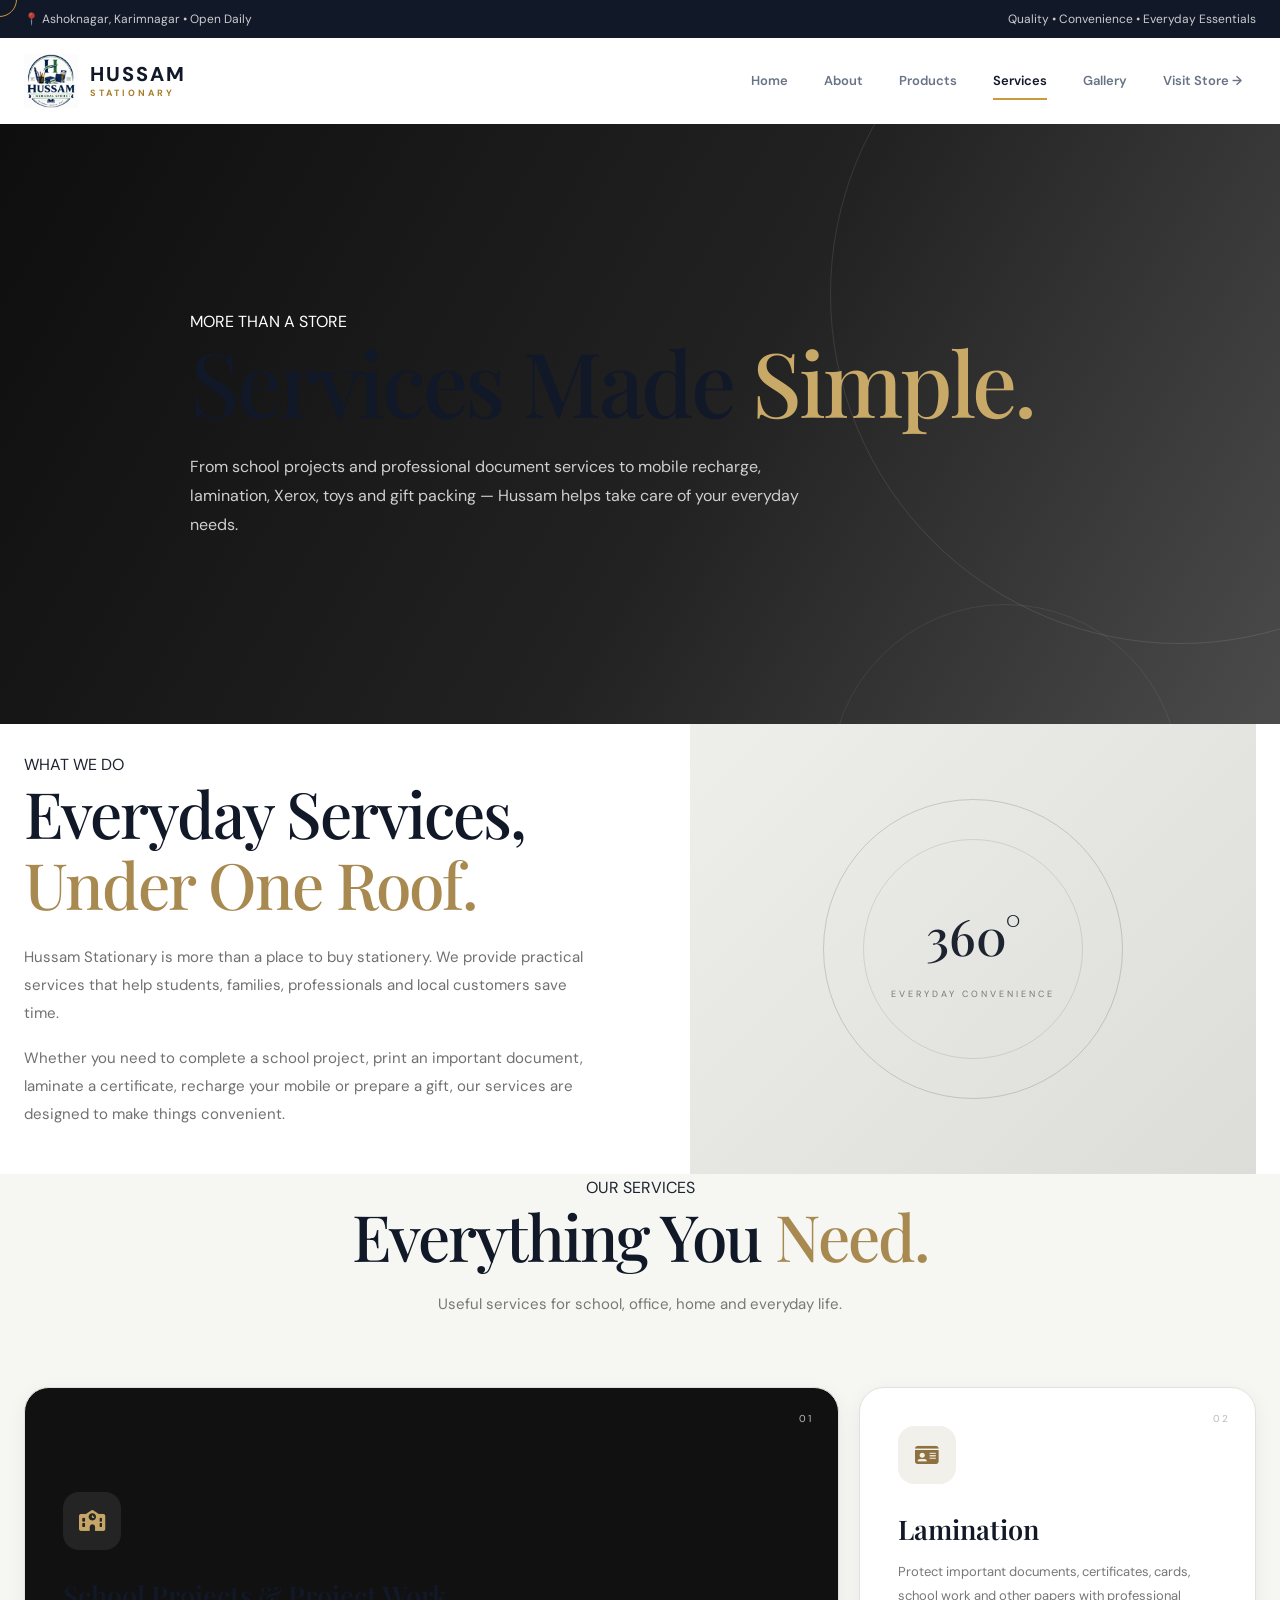
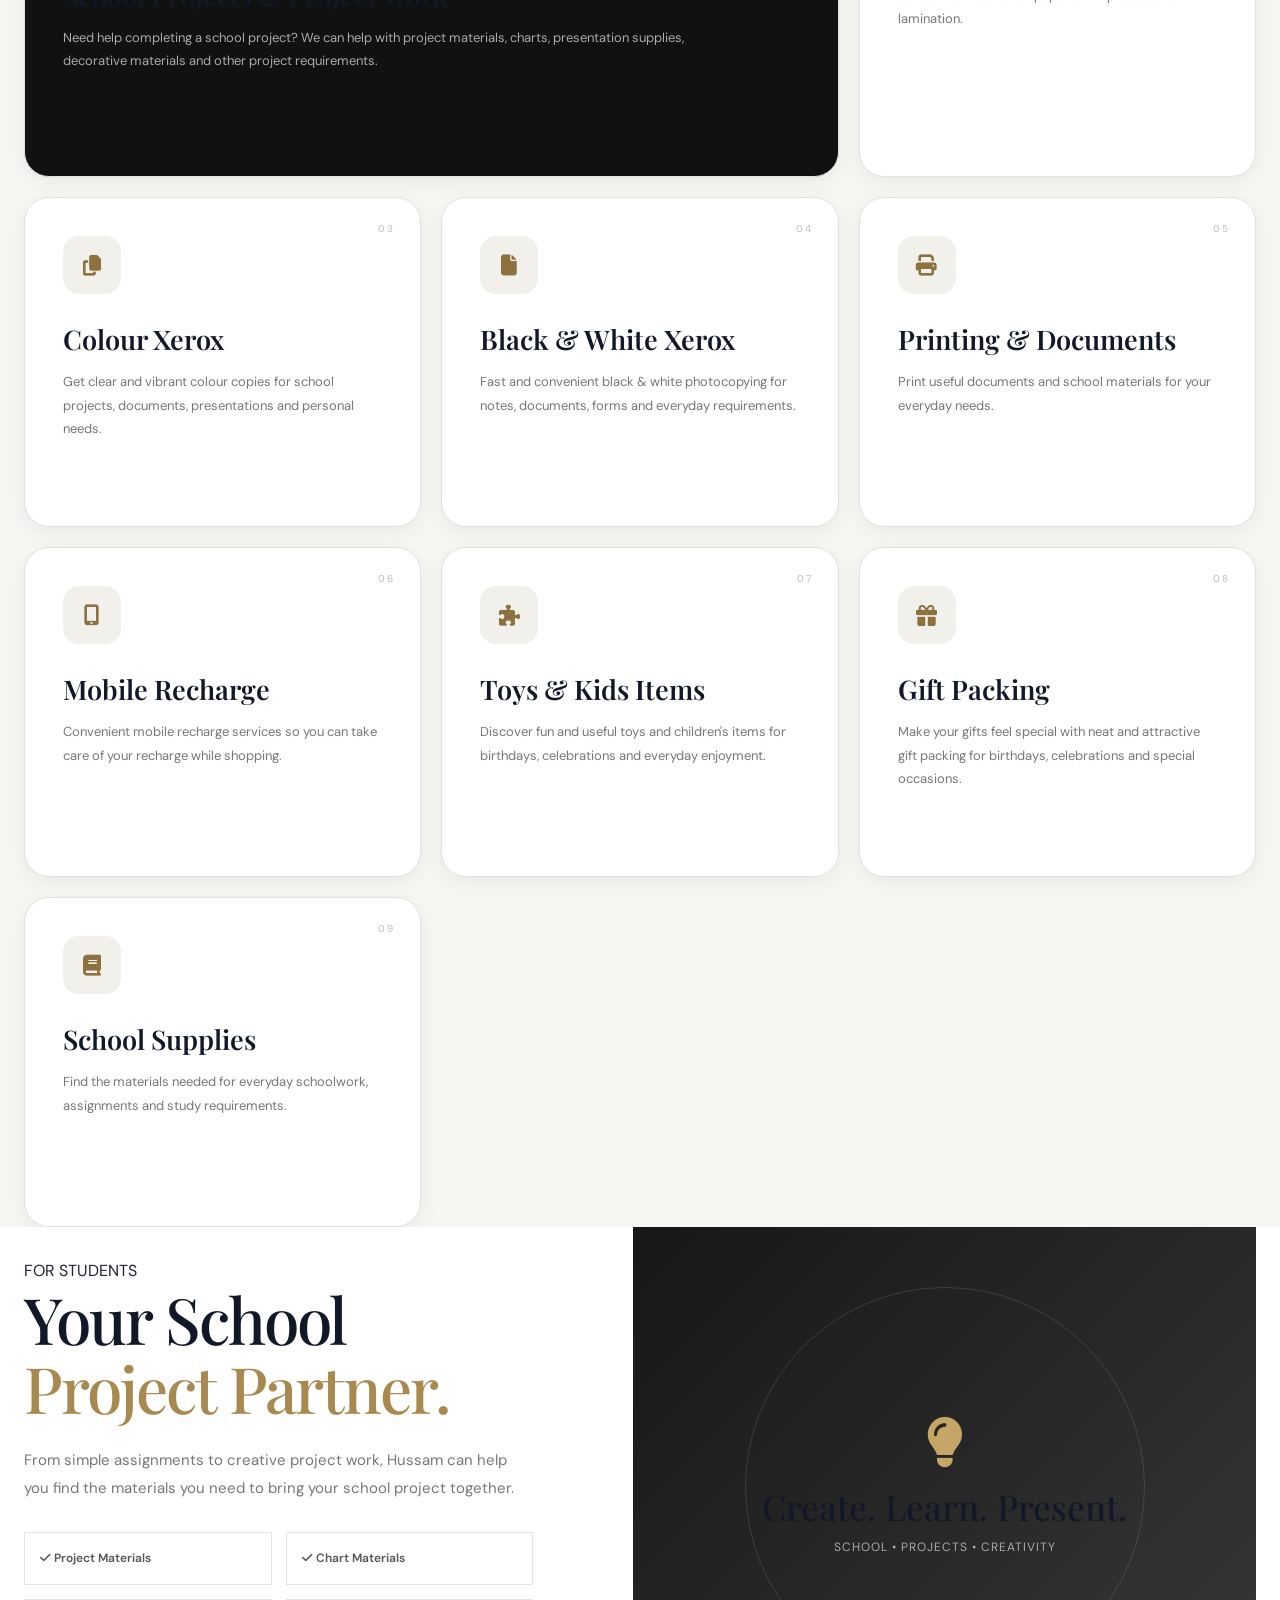
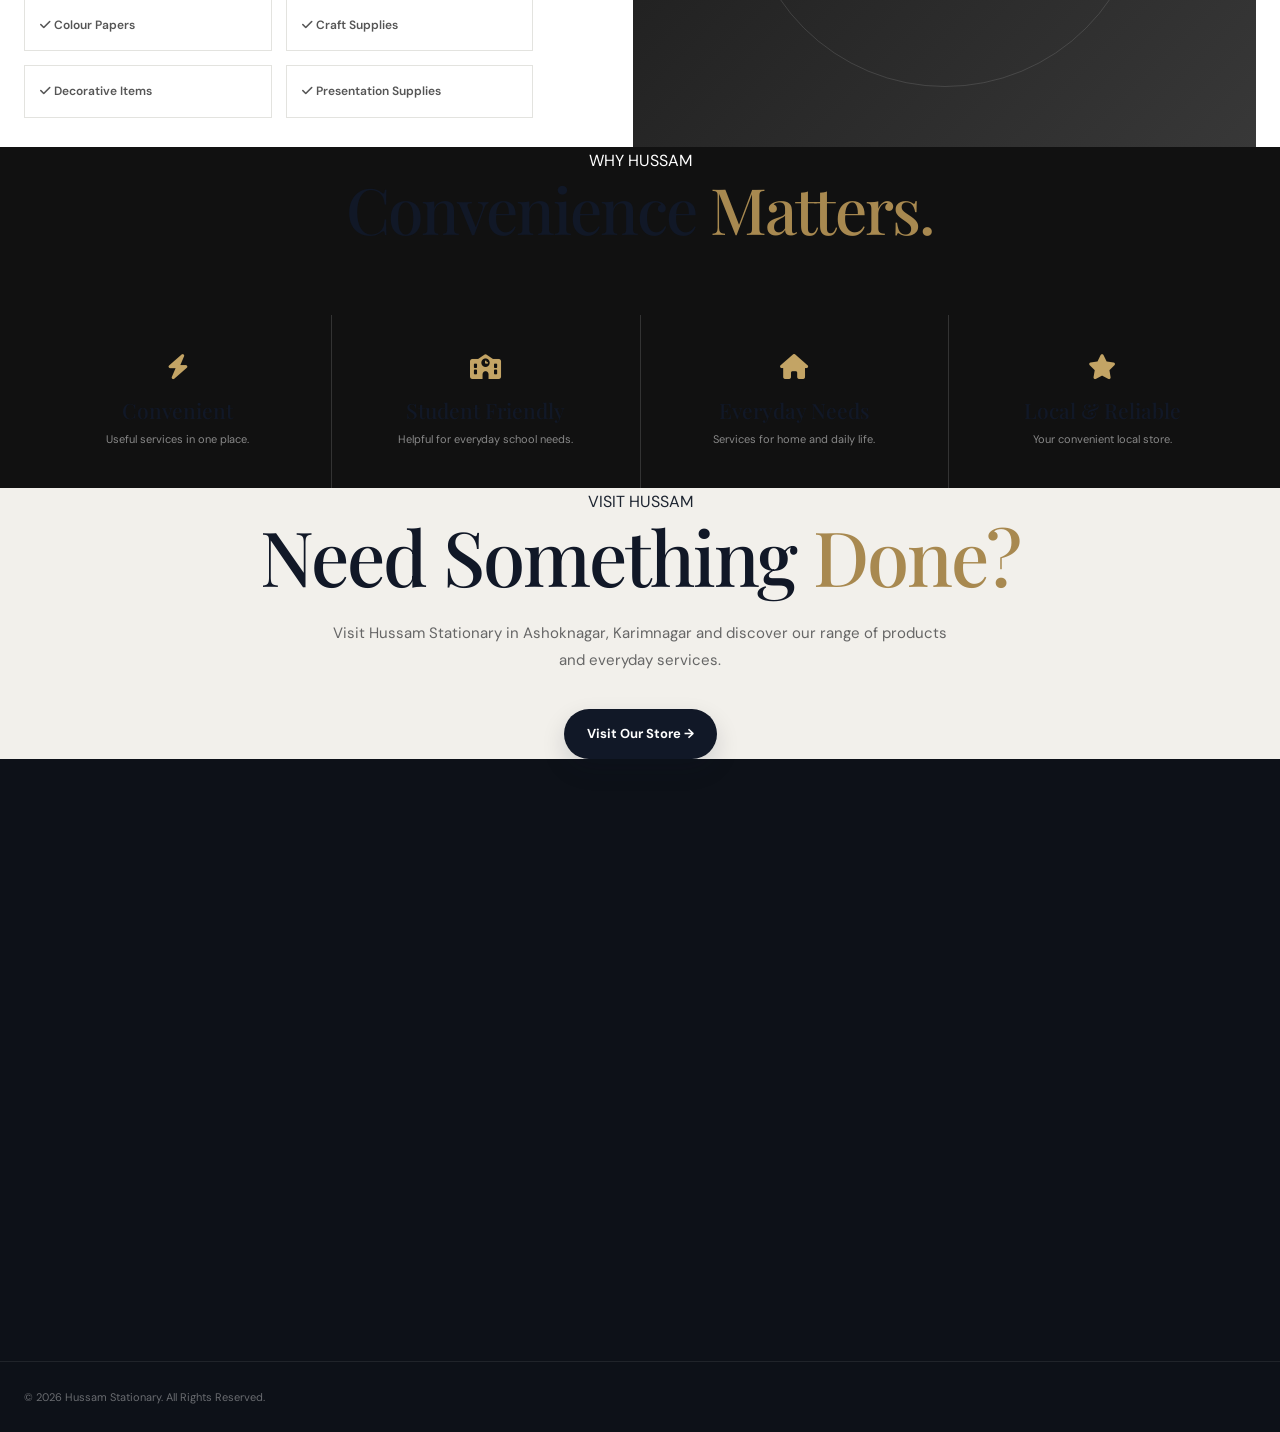
<file: service.html>
<!DOCTYPE html>
<html lang="en">

<head>

    <meta charset="UTF-8">

    <meta name="viewport"
          content="width=device-width, initial-scale=1.0">

    <title>Services | Hussam Stationary</title>

    <meta name="description"
          content="Hussam Stationary offers school project support, lamination, colour and black & white Xerox, recharge, toys, gift packing and everyday services in Karimnagar.">

    <!-- GOOGLE FONTS -->

    <link rel="preconnect"
          href="https://fonts.googleapis.com">

    <link rel="preconnect"
          href="https://fonts.gstatic.com"
          crossorigin>

    <link href="https://fonts.googleapis.com/css2?family=DM+Sans:wght@400;500;600;700&family=Playfair+Display:wght@500;600;700&display=swap"
          rel="stylesheet">


    <!-- ICONS -->

    <link rel="stylesheet"
          href="https://cdnjs.cloudflare.com/ajax/libs/font-awesome/6.5.2/css/all.min.css">


    <!-- MAIN CSS -->

    <link rel="stylesheet"
          href="style.css">


    <!-- =========================================
         SERVICES PAGE CSS
    ========================================== -->

    <style>

        /* =========================================
           SERVICES HERO
        ========================================= */

        .services-hero {

            min-height: 600px;

            display: flex;

            align-items: center;

            position: relative;

            overflow: hidden;

            color: white;

            background:
                linear-gradient(
                    120deg,
                    #0e0e0e,
                    #222222 55%,
                    #4b4b4b
                );
        }


        .services-hero::before {

            content: "";

            position: absolute;

            width: 700px;

            height: 700px;

            border-radius: 50%;

            border:
                1px solid rgba(255,255,255,.10);

            right: -250px;

            top: -180px;

            animation:
                serviceOrbit 20s linear infinite;
        }


        .services-hero::after {

            content: "";

            position: absolute;

            width: 350px;

            height: 350px;

            border-radius: 50%;

            border:
                1px solid rgba(255,255,255,.07);

            right: 100px;

            bottom: -230px;
        }


        .services-hero-content {

            position: relative;

            z-index: 2;

            max-width: 900px;

            padding: 110px 0;
        }


        .services-hero h1 {

            font-family:
                "Playfair Display",
                Georgia,
                serif;

            font-size:
                clamp(52px, 7vw, 90px);

            line-height: 1;

            font-weight: 500;

            letter-spacing: -3px;

            margin-bottom: 28px;
        }


        .services-hero h1 span {

            color: #c8a967;
        }


        .services-hero p {

            max-width: 650px;

            color: #cfcfcf;

            font-size: 16px;

            line-height: 1.8;
        }


        @keyframes serviceOrbit {

            from {
                transform: rotate(0deg);
            }

            to {
                transform: rotate(360deg);
            }

        }


        /* =========================================
           SERVICES INTRO
        ========================================= */

        .services-intro {

            background: white;
        }


        .services-intro-grid {

            display: grid;

            grid-template-columns:
                1fr 1fr;

            gap: 100px;

            align-items: center;
        }


        .services-intro h2 {

            font-family:
                "Playfair Display",
                Georgia,
                serif;

            font-size:
                clamp(42px, 5vw, 66px);

            line-height: 1.1;

            font-weight: 500;

            letter-spacing: -2px;

            margin-bottom: 25px;
        }


        .services-intro h2 span {

            color: #a88950;
        }


        .services-intro-text p {

            color: #707070;

            font-size: 15px;

            line-height: 1.85;

            margin-bottom: 18px;

            max-width: 600px;
        }


        .services-intro-visual {

            min-height: 450px;

            background:
                linear-gradient(
                    135deg,
                    #eeeeeb,
                    #dcdcd8
                );

            position: relative;

            overflow: hidden;

            display: flex;

            align-items: center;

            justify-content: center;
        }


        .service-visual-circle {

            width: 300px;

            height: 300px;

            border-radius: 50%;

            border:
                1px solid rgba(0,0,0,.15);

            display: flex;

            align-items: center;

            justify-content: center;

            position: relative;
        }


        .service-visual-circle::before {

            content: "";

            position: absolute;

            width: 220px;

            height: 220px;

            border-radius: 50%;

            border:
                1px solid rgba(0,0,0,.10);
        }


        .service-visual-content {

            text-align: center;

            position: relative;

            z-index: 2;
        }


        .service-visual-content strong {

            display: block;

            font-family:
                "Playfair Display",
                Georgia,
                serif;

            font-size: 50px;

            font-weight: 500;
        }


        .service-visual-content span {

            font-size: 9px;

            text-transform: uppercase;

            letter-spacing: 3px;

            color: #777;
        }


        /* =========================================
           SERVICES GRID
        ========================================= */

        .services-grid-section {

            background: #f6f6f3;
        }


        .services-heading {

            text-align: center;

            max-width: 750px;

            margin:
                0 auto 70px;
        }


        .services-heading h2 {

            font-family:
                "Playfair Display",
                Georgia,
                serif;

            font-size:
                clamp(42px,5vw,66px);

            line-height: 1.1;

            font-weight: 500;

            letter-spacing: -2px;

            margin-bottom: 20px;
        }


        .services-heading h2 span {

            color: #a88950;
        }


        .services-heading p {

            color: #777;

            font-size: 15px;
        }


        .services-grid {

            display: grid;

            grid-template-columns:
                repeat(3,1fr);

            gap: 20px;
        }


        /* =========================================
           SERVICE CARD
        ========================================= */

        .service-card {

            background: white;

            border:
                1px solid #e1e1dd;

            padding: 38px;

            min-height: 330px;

            position: relative;

            overflow: hidden;

            transition:
                all .5s
                cubic-bezier(.22,1,.36,1);
        }


        .service-card::before {

            content: "";

            position: absolute;

            left: 0;

            bottom: 0;

            width: 100%;

            height: 3px;

            background: #b99759;

            transform:
                scaleX(0);

            transform-origin: left;

            transition:
                transform .5s
                cubic-bezier(.22,1,.36,1);
        }


        .service-card:hover {

            transform:
                translateY(-8px);

            box-shadow:
                0 25px 55px
                rgba(0,0,0,.09);
        }


        .service-card:hover::before {

            transform:
                scaleX(1);
        }


        .service-number {

            position: absolute;

            right: 25px;

            top: 22px;

            font-size: 10px;

            letter-spacing: 2px;

            color: #bbb;
        }


        .service-icon {

            width: 58px;

            height: 58px;

            display: flex;

            align-items: center;

            justify-content: center;

            background: #f2f0eb;

            margin-bottom: 30px;

            font-size: 21px;

            color: #8d713f;

            transition:
                all .4s ease;
        }


        .service-card:hover
        .service-icon {

            background: #111;

            color: white;

            transform:
                rotate(-4deg)
                scale(1.05);
        }


        .service-card h3 {

            font-family:
                "Playfair Display",
                Georgia,
                serif;

            font-size: 27px;

            font-weight: 600;

            line-height: 1.15;

            margin-bottom: 15px;
        }


        .service-card p {

            color: #777;

            font-size: 13px;

            line-height: 1.8;
        }


        /* =========================================
           FEATURED SERVICE
        ========================================= */

        .service-card.featured {

            grid-column:
                span 2;

            background: #111;

            color: white;

            display: flex;

            flex-direction: column;

            justify-content: center;

            min-height: 390px;
        }


        .service-card.featured p {

            color: #aaa;

            max-width: 650px;
        }


        .service-card.featured
        .service-icon {

            background: #242424;

            color: #c5a667;
        }


        .service-card.featured:hover
        .service-icon {

            background: #c5a667;

            color: #111;
        }


        /* =========================================
           SCHOOL PROJECT FEATURE
        ========================================= */

        .project-section {

            background: white;
        }


        .project-grid {

            display: grid;

            grid-template-columns:
                .9fr 1.1fr;

            gap: 100px;

            align-items: center;
        }


        .project-content h2 {

            font-family:
                "Playfair Display",
                Georgia,
                serif;

            font-size:
                clamp(43px,5vw,68px);

            line-height: 1.08;

            font-weight: 500;

            letter-spacing: -2px;

            margin-bottom: 25px;
        }


        .project-content h2 span {

            color: #a88950;
        }


        .project-content > p {

            color: #777;

            font-size: 15px;

            line-height: 1.85;

            margin-bottom: 30px;
        }


        .project-list {

            display: grid;

            grid-template-columns:
                1fr 1fr;

            gap: 14px;
        }


        .project-list-item {

            padding: 15px;

            border:
                1px solid #e3e3df;

            font-size: 12px;

            font-weight: 600;

            color: #555;

            transition:
                all .3s ease;
        }


        .project-list-item:hover {

            background: #111;

            color: white;

            transform:
                translateX(4px);
        }


        .project-visual {

            background:
                linear-gradient(
                    135deg,
                    #171717,
                    #383838
                );

            min-height: 520px;

            position: relative;

            overflow: hidden;

            display: flex;

            align-items: center;

            justify-content: center;

            color: white;
        }


        .project-visual::before {

            content: "";

            width: 400px;

            height: 400px;

            border:
                1px solid rgba(255,255,255,.12);

            border-radius: 50%;

            position: absolute;

            animation:
                projectSpin 15s linear infinite;
        }


        .project-visual-content {

            position: relative;

            z-index: 2;

            text-align: center;
        }


        .project-visual-content i {

            font-size: 50px;

            color: #c5a667;

            margin-bottom: 20px;
        }


        .project-visual-content h3 {

            font-family:
                "Playfair Display",
                Georgia,
                serif;

            font-size: 35px;

            font-weight: 500;

            margin-bottom: 10px;
        }


        .project-visual-content p {

            color: #aaa;

            font-size: 12px;

            letter-spacing: 1px;
        }


        @keyframes projectSpin {

            from {
                transform: rotate(0deg);
            }

            to {
                transform: rotate(360deg);
            }

        }


        /* =========================================
           CONVENIENCE STRIP
        ========================================= */

        .convenience-section {

            background: #111;

            color: white;
        }


        .convenience-grid {

            display: grid;

            grid-template-columns:
                repeat(4,1fr);

            gap: 1px;

            background: #333;
        }


        .convenience-item {

            background: #111;

            padding: 40px 30px;

            text-align: center;

            transition:
                background .4s ease;
        }


        .convenience-item:hover {

            background: #191919;
        }


        .convenience-item i {

            font-size: 25px;

            color: #c3a465;

            margin-bottom: 18px;
        }


        .convenience-item h3 {

            font-family:
                "Playfair Display",
                Georgia,
                serif;

            font-size: 21px;

            font-weight: 500;

            margin-bottom: 8px;
        }


        .convenience-item p {

            color: #888;

            font-size: 11px;
        }


        /* =========================================
           CTA
        ========================================= */

        .services-cta {

            background: #f2f0eb;

            text-align: center;
        }


        .services-cta-inner {

            max-width: 800px;

            margin: auto;
        }


        .services-cta h2 {

            font-family:
                "Playfair Display",
                Georgia,
                serif;

            font-size:
                clamp(44px,6vw,76px);

            line-height: 1.05;

            font-weight: 500;

            letter-spacing: -2px;

            margin-bottom: 25px;
        }


        .services-cta h2 span {

            color: #a88950;
        }


        .services-cta p {

            max-width: 620px;

            margin:
                0 auto 35px;

            color: #666;

            font-size: 15px;

            line-height: 1.8;
        }


        /* =========================================
           RESPONSIVE
        ========================================= */

        @media (max-width: 1000px) {

            .services-grid {

                grid-template-columns:
                    repeat(2,1fr);
            }


            .service-card.featured {

                grid-column:
                    span 2;
            }


            .services-intro-grid,
            .project-grid {

                gap: 55px;
            }


            .convenience-grid {

                grid-template-columns:
                    repeat(2,1fr);
            }

        }


        @media (max-width: 750px) {

            .services-hero {

                min-height: 510px;
            }


            .services-hero h1 {

                font-size: 50px;

                letter-spacing: -2px;
            }


            .services-intro-grid,
            .project-grid {

                grid-template-columns: 1fr;

                gap: 45px;
            }


            .services-intro-visual {

                min-height: 350px;
            }


            .services-grid {

                grid-template-columns: 1fr;
            }


            .service-card.featured {

                grid-column:
                    auto;
            }


            .project-list {

                grid-template-columns: 1fr;
            }


            .project-visual {

                min-height: 400px;
            }


            .convenience-grid {

                grid-template-columns: 1fr;
            }

        }


        @media (max-width: 450px) {

            .services-hero h1 {

                font-size: 42px;
            }


            .service-card {

                padding: 30px;

                min-height: 300px;
            }


            .project-content h2 {

                font-size: 42px;
            }


            .services-cta h2 {

                font-size: 43px;
            }

        }

    </style>

</head>


<body>


<!-- =========================================
     LOADER
========================================= -->

<div class="page-loader"
     id="pageLoader">

    <div class="loader-inner">

        <img src="images/logo.png"
             alt="Hussam Stationary"
             class="loader-logo">

        <div class="loader-line"></div>

        <p>Loading</p>

    </div>

</div>


<!-- =========================================
     TOP BAR
========================================= -->

<div class="top-bar">

    <div class="container top-bar-inner">

        <div class="top-left">

            <span>
                📍 Ashoknagar, Karimnagar
            </span>

            <span>•</span>

            <span>
                Open Daily
            </span>

        </div>

        <div class="top-right">

            Quality • Convenience • Everyday Essentials

        </div>

    </div>

</div>


<!-- =========================================
     HEADER
========================================= -->

<header class="main-header">

    <div class="container header-inner">


        <a href="index.html"
           class="brand">

            <img src="images/logo.png"
                 alt="Hussam Stationary Logo"
                 class="brand-logo">

            <div class="brand-text">

                <strong>
                    HUSSAM
                </strong>

                <span>
                    STATIONARY
                </span>

            </div>

        </a>


        <nav class="desktop-nav">

            <a href="index.html">
                Home
            </a>

            <a href="about.html">
                About
            </a>

            <a href="products.html">
                Products
            </a>

            <a href="service.html"
               class="active">

                Services

            </a>

            <a href="gallery.html">
                Gallery
            </a>

            <a href="index.html#contact"
               class="nav-button">

                Visit Store →

            </a>

        </nav>


        <button class="menu-toggle"
                id="menuToggle"
                aria-label="Open menu">

            ☰

        </button>

    </div>


    <div class="mobile-nav"
         id="mobileNav">

        <a href="index.html">
            Home
        </a>

        <a href="about.html">
            About
        </a>

        <a href="products.html">
            Products
        </a>

        <a href="service.html">
            Services
        </a>

        <a href="gallery.html">
            Gallery
        </a>

        <a href="index.html#contact">
            Visit Store
        </a>

    </div>

</header>


<!-- =========================================
     HERO
========================================= -->

<section class="services-hero">

    <div class="container services-hero-content">

        <span class="section-label">

            MORE THAN A STORE

        </span>


        <h1>

            Services Made
            <span>Simple.</span>

        </h1>


        <p>

            From school projects and professional
            document services to mobile recharge,
            lamination, Xerox, toys and gift packing —
            Hussam helps take care of your everyday needs.

        </p>

    </div>

</section>


<!-- =========================================
     INTRO
========================================= -->

<section class="services-intro section">

    <div class="container services-intro-grid">


        <div class="services-intro-text reveal">

            <span class="section-label">

                WHAT WE DO

            </span>


            <h2>

                Everyday Services,
                <span>Under One Roof.</span>

            </h2>


            <p>

                Hussam Stationary is more than a place
                to buy stationery. We provide practical
                services that help students, families,
                professionals and local customers save
                time.

            </p>


            <p>

                Whether you need to complete a school
                project, print an important document,
                laminate a certificate, recharge your
                mobile or prepare a gift, our services
                are designed to make things convenient.

            </p>

        </div>


        <div class="services-intro-visual reveal">

            <div class="service-visual-circle">

                <div class="service-visual-content">

                    <strong>
                        360°
                    </strong>

                    <span>
                        Everyday Convenience
                    </span>

                </div>

            </div>

        </div>

    </div>

</section>


<!-- =========================================
     SERVICES GRID
========================================= -->

<section class="services-grid-section section">

    <div class="container">


        <div class="services-heading reveal">

            <span class="section-label">

                OUR SERVICES

            </span>


            <h2>

                Everything You
                <span>Need.</span>

            </h2>


            <p>

                Useful services for school, office,
                home and everyday life.

            </p>

        </div>


        <div class="services-grid">


            <!-- SCHOOL PROJECTS -->

            <article class="service-card featured reveal">

                <span class="service-number">
                    01
                </span>


                <div class="service-icon">

                    <i class="fa-solid fa-school"></i>

                </div>


                <h3>

                    School Projects
                    & Project Work

                </h3>


                <p>

                    Need help completing a school project?
                    We can help with project materials,
                    charts, presentation supplies,
                    decorative materials and other
                    project requirements.

                </p>

            </article>


            <!-- LAMINATION -->

            <article class="service-card reveal">

                <span class="service-number">
                    02
                </span>


                <div class="service-icon">

                    <i class="fa-solid fa-id-card"></i>

                </div>


                <h3>
                    Lamination
                </h3>


                <p>

                    Protect important documents,
                    certificates, cards, school work
                    and other papers with professional
                    lamination.

                </p>

            </article>


            <!-- COLOUR XEROX -->

            <article class="service-card reveal">

                <span class="service-number">
                    03
                </span>


                <div class="service-icon">

                    <i class="fa-solid fa-copy"></i>

                </div>


                <h3>

                    Colour Xerox

                </h3>


                <p>

                    Get clear and vibrant colour copies
                    for school projects, documents,
                    presentations and personal needs.

                </p>

            </article>


            <!-- B&W XEROX -->

            <article class="service-card reveal">

                <span class="service-number">
                    04
                </span>


                <div class="service-icon">

                    <i class="fa-solid fa-file"></i>

                </div>


                <h3>

                    Black & White Xerox

                </h3>


                <p>

                    Fast and convenient black & white
                    photocopying for notes, documents,
                    forms and everyday requirements.

                </p>

            </article>


            <!-- PRINTING -->

            <article class="service-card reveal">

                <span class="service-number">
                    05
                </span>


                <div class="service-icon">

                    <i class="fa-solid fa-print"></i>

                </div>


                <h3>

                    Printing & Documents

                </h3>


                <p>

                    Print useful documents and school
                    materials for your everyday needs.

                </p>

            </article>


            <!-- RECHARGE -->

            <article class="service-card reveal">

                <span class="service-number">
                    06
                </span>


                <div class="service-icon">

                    <i class="fa-solid fa-mobile-screen-button"></i>

                </div>


                <h3>

                    Mobile Recharge

                </h3>


                <p>

                    Convenient mobile recharge services
                    so you can take care of your recharge
                    while shopping.

                </p>

            </article>


            <!-- TOYS -->

            <article class="service-card reveal">

                <span class="service-number">
                    07
                </span>


                <div class="service-icon">

                    <i class="fa-solid fa-puzzle-piece"></i>

                </div>


                <h3>

                    Toys & Kids Items

                </h3>


                <p>

                    Discover fun and useful toys and
                    children's items for birthdays,
                    celebrations and everyday enjoyment.

                </p>

            </article>


            <!-- GIFT PACKING -->

            <article class="service-card reveal">

                <span class="service-number">
                    08
                </span>


                <div class="service-icon">

                    <i class="fa-solid fa-gift"></i>

                </div>


                <h3>

                    Gift Packing

                </h3>


                <p>

                    Make your gifts feel special with
                    neat and attractive gift packing
                    for birthdays, celebrations and
                    special occasions.

                </p>

            </article>


            <!-- SCHOOL SUPPLIES -->

            <article class="service-card reveal">

                <span class="service-number">
                    09
                </span>


                <div class="service-icon">

                    <i class="fa-solid fa-book"></i>

                </div>


                <h3>

                    School Supplies

                </h3>


                <p>

                    Find the materials needed for
                    everyday schoolwork, assignments
                    and study requirements.

                </p>

            </article>


        </div>

    </div>

</section>


<!-- =========================================
     PROJECT SECTION
========================================= -->

<section class="project-section section">

    <div class="container project-grid">


        <div class="project-content reveal">

            <span class="section-label">

                FOR STUDENTS

            </span>


            <h2>

                Your School
                <span>Project Partner.</span>

            </h2>


            <p>

                From simple assignments to creative
                project work, Hussam can help you find
                the materials you need to bring your
                school project together.

            </p>


            <div class="project-list">


                <div class="project-list-item">

                    <i class="fa-solid fa-check"></i>

                    Project Materials

                </div>


                <div class="project-list-item">

                    <i class="fa-solid fa-check"></i>

                    Chart Materials

                </div>


                <div class="project-list-item">

                    <i class="fa-solid fa-check"></i>

                    Colour Papers

                </div>


                <div class="project-list-item">

                    <i class="fa-solid fa-check"></i>

                    Craft Supplies

                </div>


                <div class="project-list-item">

                    <i class="fa-solid fa-check"></i>

                    Decorative Items

                </div>


                <div class="project-list-item">

                    <i class="fa-solid fa-check"></i>

                    Presentation Supplies

                </div>

            </div>

        </div>


        <div class="project-visual reveal">

            <div class="project-visual-content">

                <i class="fa-solid fa-lightbulb"></i>

                <h3>
                    Create.
                    Learn.
                    Present.
                </h3>

                <p>
                    SCHOOL • PROJECTS • CREATIVITY
                </p>

            </div>

        </div>

    </div>

</section>


<!-- =========================================
     CONVENIENCE
========================================= -->

<section class="convenience-section section">

    <div class="container">


        <div class="services-heading reveal">

            <span class="section-label">

                WHY HUSSAM

            </span>


            <h2>

                Convenience
                <span>Matters.</span>

            </h2>

        </div>


        <div class="convenience-grid">


            <div class="convenience-item reveal">

                <i class="fa-solid fa-bolt"></i>

                <h3>
                    Convenient
                </h3>

                <p>
                    Useful services in one place.
                </p>

            </div>


            <div class="convenience-item reveal">

                <i class="fa-solid fa-school"></i>

                <h3>
                    Student Friendly
                </h3>

                <p>
                    Helpful for everyday school needs.
                </p>

            </div>


            <div class="convenience-item reveal">

                <i class="fa-solid fa-house"></i>

                <h3>
                    Everyday Needs
                </h3>

                <p>
                    Services for home and daily life.
                </p>

            </div>


            <div class="convenience-item reveal">

                <i class="fa-solid fa-star"></i>

                <h3>
                    Local & Reliable
                </h3>

                <p>
                    Your convenient local store.
                </p>

            </div>


        </div>

    </div>

</section>


<!-- =========================================
     CTA
========================================= -->

<section class="services-cta section">

    <div class="container">

        <div class="services-cta-inner reveal">

            <span class="section-label">

                VISIT HUSSAM

            </span>


            <h2>

                Need Something
                <span>Done?</span>

            </h2>


            <p>

                Visit Hussam Stationary in Ashoknagar,
                Karimnagar and discover our range of
                products and everyday services.

            </p>


            <a href="index.html#contact"
               class="primary-button">

                Visit Our Store →

            </a>

        </div>

    </div>

</section>


<!-- =========================================
     FOOTER
========================================= -->

<footer class="footer">

    <div class="container footer-grid">


        <div class="footer-brand">

            <img src="images/logo.png"
                 alt="Hussam Stationary">

            <h3>
                HUSSAM STATIONARY
            </h3>

            <p>

                Stationery, groceries and everyday
                essentials — all in one convenient place.

            </p>

        </div>


        <div class="footer-links">

            <h4>
                Explore
            </h4>

            <a href="index.html">
                Home
            </a>

            <a href="about.html">
                About
            </a>

            <a href="products.html">
                Products
            </a>

            <a href="service.html">
                Services
            </a>

            <a href="gallery.html">
                Gallery
            </a>

        </div>


        <div class="footer-links">

            <h4>
                Services
            </h4>

            <a href="service.html">
                School Projects
            </a>

            <a href="service.html">
                Lamination
            </a>

            <a href="service.html">
                Colour Xerox
            </a>

            <a href="service.html">
                B&W Xerox
            </a>

            <a href="service.html">
                Gift Packing
            </a>

        </div>


        <div class="footer-contact">

            <h4>
                Visit Us
            </h4>

            <p>
                Ashoknagar,<br>
                Karimnagar, Telangana
            </p>

            <p>
                Open Daily
            </p>

        </div>

    </div>


    <div class="footer-bottom">

        <div class="container">

            <p>

                © 2026 Hussam Stationary.
                All Rights Reserved.

            </p>

        </div>

    </div>

</footer>


<!-- BACK TO TOP -->

<button class="back-to-top"
        id="backToTop"
        aria-label="Back to top">

    ↑

</button>


<!-- JAVASCRIPT -->

<script src="script.js"></script>


</body>

</html>
</file>
<file: style.css>
/* =========================================================
   HUSSAM STATIONARY
   PREMIUM PROFESSIONAL WEBSITE
   COMPLETE STYLE SHEET
   ========================================================= */


/* =========================================================
   01. ROOT VARIABLES
   ========================================================= */

:root {

    --primary: #111827;
    --primary-soft: #1f2937;

    --accent: #c89b3c;
    --accent-dark: #a67c24;
    --accent-light: #e8c878;

    --cream: #f8f6f1;
    --white: #ffffff;

    --text: #1d2430;
    --text-light: #697386;
    --text-muted: #9aa2af;

    --border: rgba(17, 24, 39, 0.10);

    --shadow-sm:
        0 5px 20px rgba(17, 24, 39, 0.06);

    --shadow-md:
        0 15px 45px rgba(17, 24, 39, 0.10);

    --shadow-lg:
        0 25px 70px rgba(17, 24, 39, 0.15);

    --radius-sm: 8px;
    --radius-md: 16px;
    --radius-lg: 25px;
    --radius-xl: 35px;

    --container: 1240px;

    --transition:
        0.35s cubic-bezier(0.22, 1, 0.36, 1);

}


/* =========================================================
   02. RESET
   ========================================================= */

*,
*::before,
*::after {

    margin: 0;
    padding: 0;

    box-sizing: border-box;

}


html {

    scroll-behavior: smooth;

}


body {

    font-family:
        "DM Sans",
        Arial,
        sans-serif;

    background: var(--white);

    color: var(--text);

    line-height: 1.7;

    overflow-x: hidden;

}


body.mobile-menu-open {

    overflow: hidden;

}


body.lightbox-open {

    overflow: hidden;

}


img {

    max-width: 100%;

    display: block;

}


a {

    color: inherit;

    text-decoration: none;

}


button,
input,
textarea,
select {

    font: inherit;

}


button {

    border: none;

    cursor: pointer;

}


::selection {

    background: var(--accent);

    color: var(--white);

}


/* =========================================================
   03. CONTAINER
   ========================================================= */

.container {

    width: min(
        calc(100% - 48px),
        var(--container)
    );

    margin-inline: auto;

}


/* =========================================================
   04. TYPOGRAPHY
   ========================================================= */

h1,
h2,
h3,
h4 {

    font-family:
        "Playfair Display",
        Georgia,
        serif;

    color: var(--primary);

    line-height: 1.15;

}


h1 {

    font-size:
        clamp(48px, 7vw, 82px);

    letter-spacing: -2px;

}


h2 {

    font-size:
        clamp(35px, 5vw, 58px);

    letter-spacing: -1.5px;

}


h3 {

    font-size: 24px;

}


p {

    color: var(--text-light);

}


/* =========================================================
   05. EYEBROW
   ========================================================= */

.eyebrow {

    display: inline-flex;

    align-items: center;

    gap: 10px;

    margin-bottom: 18px;

    font-size: 11px;

    font-weight: 800;

    letter-spacing: 2.5px;

    color: var(--accent-dark);

}


.eyebrow::before {

    content: "";

    width: 28px;

    height: 1px;

    background: var(--accent);

}


/* =========================================================
   06. SCROLL PROGRESS
   ========================================================= */

.scroll-progress {

    position: fixed;

    top: 0;

    left: 0;

    width: 0;

    height: 3px;

    background:
        linear-gradient(
            90deg,
            var(--accent-dark),
            var(--accent-light)
        );

    z-index: 99999;

    transition: width 0.1s linear;

}


/* =========================================================
   07. TOP BAR
   ========================================================= */

.top-bar {

    background: var(--primary);

    color: rgba(255,255,255,0.78);

    font-size: 12px;

}


.top-bar-inner {

    min-height: 38px;

    display: flex;

    align-items: center;

    justify-content: space-between;

    gap: 20px;

}


.top-bar i {

    color: var(--accent);

    margin-right: 6px;

}


.top-message {

    color: rgba(255,255,255,0.55);

}


/* =========================================================
   08. HEADER
   ========================================================= */

.site-header {

    position: fixed;

    top: 0;

    left: 0;

    width: 100%;

    z-index: 5000;

    background:
        rgba(255,255,255,0.96);

    backdrop-filter: blur(20px);

    border-bottom:
        1px solid transparent;

    transition:
        transform 0.45s ease,
        box-shadow 0.45s ease,
        border-color 0.45s ease;

}


.site-header.scrolled {

    box-shadow:
        0 10px 40px rgba(0,0,0,0.08);

    border-color:
        var(--border);

}


.site-header.header-hidden {

    transform: translateY(
        calc(-100% + 3px)
    );

}


.main-header {

    background:
        rgba(255,255,255,0.97);

}


.header-inner {

    min-height: 86px;

    display: flex;

    align-items: center;

    justify-content: space-between;

    gap: 30px;

}


/* =========================================================
   09. BRAND / LOGO
   ========================================================= */

.brand {

    display: inline-flex;

    align-items: center;

    gap: 12px;

    flex-shrink: 0;

}


.brand img {

    width: 54px;

    height: 54px;

    object-fit: contain;

    transition:
        transform var(--transition);

}


.brand:hover img {

    transform:
        scale(1.06)
        rotate(-2deg);

}


.brand-text {

    display: flex;

    flex-direction: column;

    line-height: 1;

}


.brand-text strong {

    font-family:
        "DM Sans",
        sans-serif;

    font-size: 20px;

    font-weight: 800;

    letter-spacing: 2px;

    color: var(--primary);

}


.brand-text span,
.brand-text small {

    margin-top: 5px;

    font-size: 9px;

    font-weight: 700;

    letter-spacing: 3px;

    color: var(--accent-dark);

}


/* =========================================================
   10. DESKTOP NAVIGATION
   ========================================================= */

.desktop-nav {

    display: flex;

    align-items: center;

    gap: 8px;

}


.desktop-nav a {

    position: relative;

    padding:
        10px 14px;

    font-size: 13px;

    font-weight: 600;

    color: var(--text-light);

    transition:
        color var(--transition);

}


.desktop-nav a::after {

    content: "";

    position: absolute;

    left: 14px;

    right: 14px;

    bottom: 2px;

    height: 2px;

    background: var(--accent);

    transform:
        scaleX(0);

    transform-origin: center;

    transition:
        transform var(--transition);

}


.desktop-nav a:hover,
.desktop-nav a.active {

    color: var(--primary);

}


.desktop-nav a:hover::after,
.desktop-nav a.active::after {

    transform:
        scaleX(1);

}


/* =========================================================
   11. HEADER BUTTON
   ========================================================= */

.header-button,
.primary-button,
.secondary-button {

    position: relative;

    display: inline-flex;

    align-items: center;

    justify-content: center;

    gap: 12px;

    overflow: hidden;

    min-height: 50px;

    padding:
        0 23px;

    border-radius: 50px;

    font-size: 13px;

    font-weight: 700;

    transition:
        transform var(--transition),
        box-shadow var(--transition);

}


.header-button,
.primary-button {

    color: var(--white);

    background: var(--primary);

    box-shadow:
        0 10px 25px
        rgba(17,24,39,0.14);

}


.header-button:hover,
.primary-button:hover {

    transform:
        translateY(-3px);

    box-shadow:
        0 18px 35px
        rgba(17,24,39,0.18);

}


.header-button i,
.primary-button i {

    transition:
        transform var(--transition);

}


.header-button:hover i,
.primary-button:hover i {

    transform:
        translateX(5px);

}


.secondary-button {

    color: var(--primary);

    background: var(--cream);

    border:
        1px solid var(--border);

}


.secondary-button:hover {

    transform:
        translateY(-3px);

    border-color:
        var(--accent);

}


/* =========================================================
   12. RIPPLE
   ========================================================= */

.button-ripple {

    position: absolute;

    border-radius: 50%;

    background:
        rgba(255,255,255,0.22);

    transform:
        scale(0);

    pointer-events: none;

    animation:
        rippleAnimation 0.7s ease-out;

}


@keyframes rippleAnimation {

    to {

        transform:
            scale(3);

        opacity: 0;

    }

}


/* =========================================================
   13. MOBILE MENU BUTTON
   ========================================================= */

.menu-toggle {

    display: none;

    width: 48px;

    height: 48px;

    border-radius: 50%;

    background: var(--primary);

    color: var(--white);

    align-items: center;

    justify-content: center;

    font-size: 18px;

    transition:
        transform var(--transition);

}


.menu-toggle:hover {

    transform:
        rotate(5deg)
        scale(1.04);

}


.menu-toggle i {

    transition:
        transform var(--transition);

}


.menu-toggle.active i {

    transform:
        rotate(90deg);

}


/* =========================================================
   14. MOBILE NAV
   ========================================================= */

.mobile-nav {

    position: fixed;

    top: 89px;

    left: 16px;

    right: 16px;

    z-index: 4500;

    padding: 18px;

    border-radius: 20px;

    background:
        rgba(255,255,255,0.98);

    box-shadow:
        var(--shadow-lg);

    border:
        1px solid var(--border);

    transform:
        translateY(-20px)
        scale(0.97);

    opacity: 0;

    visibility: hidden;

    transition:
        opacity var(--transition),
        transform var(--transition),
        visibility var(--transition);

}


.mobile-nav.open {

    opacity: 1;

    visibility: visible;

    transform:
        translateY(0)
        scale(1);

}


.mobile-nav a {

    display: block;

    padding: 14px 16px;

    border-radius: 12px;

    font-weight: 600;

    color: var(--text-light);

    transform:
        translateX(-10px);

    opacity: 0;

    transition:
        background var(--transition),
        color var(--transition),
        transform var(--transition),
        opacity var(--transition);

}


.mobile-nav a.mobile-link-visible {

    opacity: 1;

    transform:
        translateX(0);

}


.mobile-nav a:hover,
.mobile-nav a.active {

    background: var(--cream);

    color: var(--primary);

}


/* =========================================================
   15. HERO
   ========================================================= */

.hero {

    position: relative;

    min-height: 820px;

    display: flex;

    align-items: center;

    overflow: hidden;

    padding:
        170px 0 100px;

    background:
        radial-gradient(
            circle at 90% 20%,
            rgba(200,155,60,0.14),
            transparent 35%
        ),
        var(--cream);

}


.hero::before {

    content: "";

    position: absolute;

    width: 500px;

    height: 500px;

    border-radius: 50%;

    border:
        1px solid
        rgba(200,155,60,0.18);

    right: -180px;

    bottom: -180px;

}


.hero-content {

    position: relative;

    z-index: 2;

    max-width: 700px;

}


.hero h1 {

    margin-bottom: 25px;

}


.hero h1 span {

    color: var(--accent-dark);

}


.hero p {

    max-width: 620px;

    margin-bottom: 35px;

    font-size: 17px;

}


.hero-buttons {

    display: flex;

    flex-wrap: wrap;

    gap: 14px;

}


/* =========================================================
   16. HERO IMAGE
   ========================================================= */

.hero-image {

    position: absolute;

    right: 4%;

    bottom: 0;

    width: 43%;

    max-width: 650px;

    z-index: 1;

}


.hero-image img {

    width: 100%;

    transition:
        transform 0.8s
        cubic-bezier(0.22,1,0.36,1);

    filter:
        drop-shadow(
            0 30px 50px
            rgba(0,0,0,0.15)
        );

}


/* =========================================================
   17. PAGE HERO
   ========================================================= */

.page-hero {

    position: relative;

    padding:
        210px 0 100px;

    overflow: hidden;

    background:
        linear-gradient(
            135deg,
            var(--cream),
            #fff
        );

}


.page-hero::after {

    content: "";

    position: absolute;

    width: 350px;

    height: 350px;

    border-radius: 50%;

    border:
        1px solid
        rgba(200,155,60,0.18);

    right: -120px;

    top: 60px;

}


.page-hero p {

    max-width: 680px;

    margin-top: 20px;

    font-size: 16px;

}


/* =========================================================
   18. SECTION
   ========================================================= */

section {

    position: relative;

}


.gallery-section,
.products-section,
.services-section,
.about-section {

    padding:
        110px 0;

}


.section-heading {

    max-width: 720px;

    margin-bottom: 55px;

}


.section-heading h2 {

    margin-bottom: 20px;

}


.section-heading h2 span {

    color: var(--accent-dark);

}


.section-heading p {

    max-width: 600px;

}


/* =========================================================
   19. SCROLL REVEAL
   ========================================================= */

.scroll-hidden {

    opacity: 0;

    transform:
        translateY(35px);

    transition:
        opacity 0.8s ease,
        transform 0.8s
        cubic-bezier(0.22,1,0.36,1);

}


.scroll-visible {

    opacity: 1;

    transform:
        translateY(0);

}


/* =========================================================
   20. STAGGER
   ========================================================= */

.stagger-item {

    opacity: 0;

    transform:
        translateY(35px);

    transition:
        opacity 0.7s ease,
        transform 0.7s
        cubic-bezier(0.22,1,0.36,1);

    transition-delay:
        var(--animation-delay);

}


.scroll-visible .stagger-item,
.stagger-item.scroll-visible {

    opacity: 1;

    transform:
        translateY(0);

}


/* =========================================================
   21. CARDS
   ========================================================= */

.product-card,
.service-card,
.feature-card,
.stat-card {

    position: relative;

    overflow: hidden;

    padding: 30px;

    border-radius:
        var(--radius-lg);

    background:
        var(--white);

    border:
        1px solid var(--border);

    box-shadow:
        var(--shadow-sm);

    transition:
        transform var(--transition),
        box-shadow var(--transition),
        border-color var(--transition);

}


.product-card:hover,
.service-card:hover,
.feature-card:hover,
.stat-card:hover,
.premium-hover {

    transform:
        translateY(-10px);

    border-color:
        rgba(200,155,60,0.35);

    box-shadow:
        var(--shadow-lg);

}


/* =========================================================
   22. PRODUCT IMAGE
   ========================================================= */

.product-card img {

    width: 100%;

    aspect-ratio: 1 / 1;

    object-fit: cover;

    border-radius:
        var(--radius-md);

    margin-bottom: 22px;

    transition:
        transform 0.7s
        cubic-bezier(0.22,1,0.36,1);

}


.product-card:hover img {

    transform:
        scale(1.05);

}


.product-card h3 {

    margin-bottom: 8px;

}


.product-card p {

    font-size: 14px;

}


/* =========================================================
   23. SERVICES
   ========================================================= */

.service-card {

    min-height: 250px;

}


.service-icon {

    width: 58px;

    height: 58px;

    display: grid;

    place-items: center;

    margin-bottom: 24px;

    border-radius: 16px;

    color: var(--accent-dark);

    background:
        rgba(200,155,60,0.12);

    font-size: 22px;

    transition:
        transform var(--transition),
        background var(--transition);

}


.service-card:hover .service-icon {

    transform:
        rotate(-5deg)
        scale(1.08);

    background:
        var(--accent);

    color: var(--white);

}


/* =========================================================
   24. GALLERY
   ========================================================= */

.gallery-grid {

    display: grid;

    grid-template-columns:
        repeat(4, 1fr);

    grid-auto-rows:
        260px;

    gap: 18px;

}


.gallery-item {

    position: relative;

    overflow: hidden;

    border-radius:
        var(--radius-lg);

    background:
        #eee;

    box-shadow:
        var(--shadow-sm);

}


.gallery-item.gallery-large {

    grid-column:
        span 2;

    grid-row:
        span 2;

}


.gallery-item.gallery-wide {

    grid-column:
        span 2;

}


.gallery-item img {

    width: 100%;

    height: 100%;

    object-fit: cover;

    transition:
        transform 0.8s
        cubic-bezier(0.22,1,0.36,1),
        filter 0.5s ease;

}


.gallery-item:hover img {

    transform:
        scale(1.09);

    filter:
        brightness(0.78);

}


.gallery-overlay {

    position: absolute;

    inset: 0;

    display: flex;

    flex-direction: column;

    justify-content: flex-end;

    padding: 28px;

    color: var(--white);

    background:
        linear-gradient(
            transparent 30%,
            rgba(0,0,0,0.78)
        );

    opacity: 0;

    transform:
        translateY(10px);

    transition:
        opacity var(--transition),
        transform var(--transition);

}


.gallery-item:hover .gallery-overlay {

    opacity: 1;

    transform:
        translateY(0);

}


.gallery-overlay span {

    color:
        var(--accent-light);

    font-size: 11px;

    font-weight: 800;

    letter-spacing: 2px;

}


.gallery-overlay h3 {

    color: var(--white);

    margin-top: 5px;

}


.gallery-overlay p {

    color:
        rgba(255,255,255,0.75);

    font-size: 13px;

}


/* =========================================================
   25. HIGHLIGHT CARD
   ========================================================= */

.gallery-highlight {

    padding:
        0 0 110px;

}


.highlight-card {

    position: relative;

    overflow: hidden;

    padding:
        75px;

    border-radius:
        var(--radius-xl);

    background:
        var(--primary);

    color: var(--white);

}


.highlight-card::before {

    content: "";

    position: absolute;

    width: 450px;

    height: 450px;

    border-radius: 50%;

    border:
        1px solid
        rgba(200,155,60,0.25);

    right: -180px;

    top: -180px;

}


.highlight-content {

    position: relative;

    z-index: 2;

    max-width: 650px;

}


.highlight-card h2 {

    color: var(--white);

    margin-bottom: 20px;

}


.highlight-card p {

    color:
        rgba(255,255,255,0.68);

    margin-bottom: 30px;

}


/* =========================================================
   26. CTA
   ========================================================= */

.cta-section {

    padding:
        120px 0;

    background:
        var(--cream);

    text-align: center;

}


.cta-content {

    max-width: 750px;

    margin-inline: auto;

}


.cta-content h2 {

    margin-bottom: 20px;

}


.cta-content p {

    max-width: 550px;

    margin:
        0 auto 30px;

}


/* =========================================================
   27. FOOTER
   ========================================================= */

.footer {

    padding-top: 80px;

    background:
        #0d1118;

    color: var(--white);

}


.footer-grid {

    display: grid;

    grid-template-columns:
        1.6fr
        1fr
        1fr
        1fr;

    gap: 50px;

    padding-bottom: 70px;

}


.footer .brand-text strong {

    color: var(--white);

}


.footer-logo {

    margin-bottom: 22px;

}


.footer-brand p {

    max-width: 360px;

    color:
        rgba(255,255,255,0.55);

    font-size: 14px;

}


.footer-column {

    display: flex;

    flex-direction: column;

    gap: 10px;

}


.footer-column h3 {

    margin-bottom: 12px;

    color: var(--white);

    font-family:
        "DM Sans",
        sans-serif;

    font-size: 14px;

    letter-spacing: 0.5px;

}


.footer-column a,
.footer-column p {

    color:
        rgba(255,255,255,0.55);

    font-size: 13px;

    transition:
        color var(--transition),
        transform var(--transition);

}


.footer-column a:hover {

    color: var(--accent-light);

    transform:
        translateX(4px);

}


.footer-column i {

    width: 20px;

    color: var(--accent);

}


.footer-bottom {

    border-top:
        1px solid
        rgba(255,255,255,0.08);

}


.footer-bottom .container {

    min-height: 70px;

    display: flex;

    justify-content: space-between;

    align-items: center;

    gap: 20px;

}


.footer-bottom p {

    color:
        rgba(255,255,255,0.38);

    font-size: 11px;

}


/* =========================================================
   28. BACK TO TOP
   ========================================================= */

.back-to-top {

    position: fixed;

    right: 25px;

    bottom: 25px;

    width: 50px;

    height: 50px;

    z-index: 4000;

    display: grid;

    place-items: center;

    border-radius: 50%;

    color: var(--white);

    background: var(--primary);

    box-shadow:
        var(--shadow-md);

    opacity: 0;

    visibility: hidden;

    transform:
        translateY(15px);

    transition:
        opacity var(--transition),
        visibility var(--transition),
        transform var(--transition);

}


.back-to-top.visible {

    opacity: 1;

    visibility: visible;

    transform:
        translateY(0);

}


.back-to-top:hover {

    background:
        var(--accent-dark);

    transform:
        translateY(-5px);

}


/* =========================================================
   29. PAGE LOADER
   ========================================================= */

.page-loader {

    position: fixed;

    inset: 0;

    z-index: 999999;

    display: grid;

    place-items: center;

    background: var(--primary);

    transition:
        opacity 0.7s ease,
        visibility 0.7s ease;

}


.page-loader.loaded {

    opacity: 0;

    visibility: hidden;

    pointer-events: none;

}


.loader-inner {

    text-align: center;

}


.loader-logo img {

    width: 75px;

    height: 75px;

    object-fit: contain;

    margin-inline: auto;

    margin-bottom: 25px;

    animation:
        loaderPulse 1.8s ease-in-out infinite;

}


.loader-line {

    width: 160px;

    height: 2px;

    margin-inline: auto;

    overflow: hidden;

    background:
        rgba(255,255,255,0.12);

}


.loader-line span {

    display: block;

    width: 40%;

    height: 100%;

    background:
        var(--accent);

    animation:
        loaderLine 1.4s ease-in-out infinite;

}


.loader-inner p {

    margin-top: 15px;

    color:
        rgba(255,255,255,0.55);

    font-size: 9px;

    letter-spacing: 3px;

}


@keyframes loaderPulse {

    50% {

        transform:
            scale(1.08);

    }

}


@keyframes loaderLine {

    0% {

        transform:
            translateX(-150%);

    }

    100% {

        transform:
            translateX(400%);

    }

}


/* =========================================================
   30. LIGHTBOX
   ========================================================= */

.premium-lightbox {

    position: fixed;

    inset: 0;

    z-index: 99998;

    display: flex;

    align-items: center;

    justify-content: center;

    padding: 40px;

    background:
        rgba(7,10,15,0.94);

    backdrop-filter:
        blur(15px);

    opacity: 0;

    visibility: hidden;

    transition:
        opacity 0.4s ease,
        visibility 0.4s ease;

}


.premium-lightbox.lightbox-visible {

    opacity: 1;

    visibility: visible;

}


.lightbox-content {

    max-width: min(
        1100px,
        90vw
    );

    max-height: 85vh;

    text-align: center;

}


.lightbox-image {

    max-width: 100%;

    max-height: 78vh;

    object-fit: contain;

    border-radius: 14px;

    box-shadow:
        0 30px 80px
        rgba(0,0,0,0.4);

    transform:
        scale(0.94);

    transition:
        transform 0.5s
        cubic-bezier(0.22,1,0.36,1);

}


.lightbox-visible .lightbox-image {

    transform:
        scale(1);

}


.lightbox-caption {

    margin-top: 15px;

    color:
        rgba(255,255,255,0.7);

    font-size: 13px;

}


.lightbox-close,
.lightbox-prev,
.lightbox-next {

    position: absolute;

    width: 50px;

    height: 50px;

    display: grid;

    place-items: center;

    border-radius: 50%;

    color: var(--white);

    background:
        rgba(255,255,255,0.09);

    transition:
        background var(--transition),
        transform var(--transition);

}


.lightbox-close {

    top: 25px;

    right: 25px;

}


.lightbox-prev {

    left: 25px;

    top: 50%;

    transform:
        translateY(-50%);

}


.lightbox-next {

    right: 25px;

    top: 50%;

    transform:
        translateY(-50%);

}


.lightbox-close:hover,
.lightbox-prev:hover,
.lightbox-next:hover {

    background:
        var(--accent);

}


.lightbox-prev:hover {

    transform:
        translateY(-50%)
        scale(1.08);

}


.lightbox-next:hover {

    transform:
        translateY(-50%)
        scale(1.08);

}


/* =========================================================
   31. NOTIFICATIONS
   ========================================================= */

.notification-container {

    position: fixed;

    right: 25px;

    top: 110px;

    z-index: 99997;

    display: flex;

    flex-direction: column;

    gap: 12px;

}


.premium-notification {

    min-width: 300px;

    max-width: 400px;

    display: flex;

    align-items: center;

    gap: 13px;

    padding:
        14px 16px;

    border-radius: 14px;

    background:
        var(--white);

    border:
        1px solid var(--border);

    box-shadow:
        var(--shadow-lg);

    transform:
        translateX(120%);

    opacity: 0;

    transition:
        transform 0.5s
        cubic-bezier(0.22,1,0.36,1),
        opacity 0.5s ease;

}


.premium-notification.show {

    transform:
        translateX(0);

    opacity: 1;

}


.notification-icon {

    width: 35px;

    height: 35px;

    display: grid;

    place-items: center;

    border-radius: 50%;

    color: var(--accent-dark);

    background:
        rgba(200,155,60,0.12);

}


.notification-message {

    flex: 1;

    font-size: 13px;

    color: var(--text);

}


.notification-close {

    width: 30px;

    height: 30px;

    border-radius: 50%;

    background: transparent;

    color: var(--text-muted);

}


.notification-close:hover {

    background: var(--cream);

}


/* =========================================================
   32. FORM STYLES
   ========================================================= */

input,
textarea,
select {

    width: 100%;

    padding:
        14px 17px;

    border:
        1px solid var(--border);

    border-radius: 12px;

    outline: none;

    background:
        var(--white);

    color: var(--text);

    transition:
        border-color var(--transition),
        box-shadow var(--transition);

}


input:focus,
textarea:focus,
select:focus {

    border-color:
        var(--accent);

    box-shadow:
        0 0 0 4px
        rgba(200,155,60,0.10);

}


.input-error {

    border-color:
        #d14b4b !important;

    box-shadow:
        0 0 0 4px
        rgba(209,75,75,0.08) !important;

}


/* =========================================================
   33. FAQ
   ========================================================= */

.faq-item {

    border-bottom:
        1px solid var(--border);

}


.faq-question {

    width: 100%;

    display: flex;

    align-items: center;

    justify-content: space-between;

    gap: 20px;

    padding:
        22px 0;

    text-align: left;

    color: var(--primary);

    background: transparent;

    font-weight: 700;

}


.faq-question i {

    transition:
        transform var(--transition);

}


.faq-item.open
.faq-question i {

    transform:
        rotate(180deg);

}


.faq-answer {

    max-height: 0;

    overflow: hidden;

    opacity: 0;

    transition:
        max-height 0.45s ease,
        opacity 0.35s ease;

}


.faq-item.open
.faq-answer {

    max-height: 500px;

    opacity: 1;

    padding-bottom: 20px;

}


/* =========================================================
   34. IMAGE LOADING
   ========================================================= */

img {

    opacity: 0;

    transition:
        opacity 0.6s ease;

}


img.image-loaded {

    opacity: 1;

}


img.image-error {

    opacity: 0.35;

}


/* =========================================================
   35. PAGE TRANSITION
   ========================================================= */

body.page-leaving {

    animation:
        pageExit 0.25s ease forwards;

}


@keyframes pageExit {

    to {

        opacity: 0;

        transform:
            translateY(-8px);

    }

}


body.page-loaded {

    animation:
        pageEnter 0.7s ease;

}


@keyframes pageEnter {

    from {

        opacity: 0;

    }

    to {

        opacity: 1;

    }

}


/* =========================================================
   36. KEYBOARD FOCUS
   ========================================================= */

.keyboard-focus {

    outline:
        2px solid var(--accent) !important;

    outline-offset:
        4px;

}


/* =========================================================
   37. PREMIUM CURSOR
   ========================================================= */

.premium-cursor {

    position: fixed;

    top: 0;

    left: 0;

    width: 7px;

    height: 7px;

    border-radius: 50%;

    background: var(--primary);

    pointer-events: none;

    z-index: 999999;

    margin:
        -3px 0 0 -3px;

}


.premium-cursor-follower {

    position: fixed;

    top: 0;

    left: 0;

    width: 35px;

    height: 35px;

    border:
        1px solid var(--accent);

    border-radius: 50%;

    pointer-events: none;

    z-index: 999998;

    margin:
        -18px 0 0 -18px;

    transition:
        width 0.25s ease,
        height 0.25s ease,
        background 0.25s ease;

}


.premium-cursor-follower.cursor-active {

    width: 55px;

    height: 55px;

    margin:
        -28px 0 0 -28px;

    background:
        rgba(200,155,60,0.08);

}


/* =========================================================
   38. TOUCH DEVICES
   ========================================================= */

.touch-device
.premium-cursor,
.touch-device
.premium-cursor-follower {

    display: none;

}


/* =========================================================
   39. REDUCED MOTION
   ========================================================= */

.reduced-motion *,
.reduced-motion *::before,
.reduced-motion *::after {

    animation-duration:
        0.01ms !important;

    animation-iteration-count:
        1 !important;

    transition-duration:
        0.01ms !important;

    scroll-behavior:
        auto !important;

}


/* =========================================================
   40. RESPONSIVE TABLET
   ========================================================= */

@media (max-width: 1100px) {

    .desktop-nav {

        gap: 0;

    }


    .desktop-nav a {

        padding-inline: 9px;

        font-size: 12px;

    }


    .header-button {

        display: none;

    }


    .hero-image {

        width: 45%;

        right: 1%;

    }


    .gallery-grid {

        grid-template-columns:
            repeat(3, 1fr);

    }


    .footer-grid {

        grid-template-columns:
            repeat(2, 1fr);

    }

}


/* =========================================================
   41. RESPONSIVE MOBILE
   ========================================================= */

@media (max-width: 900px) {

    .container {

        width:
            min(
                calc(100% - 32px),
                var(--container)
            );

    }


    .top-bar {

        display: none;

    }


    .header-inner {

        min-height: 76px;

    }


    .desktop-nav {

        display: none;

    }


    .menu-toggle {

        display: flex;

    }


    .brand img {

        width: 47px;

        height: 47px;

    }


    .brand-text strong {

        font-size: 17px;

    }


    .brand-text span,
    .brand-text small {

        font-size: 8px;

    }


    .hero {

        min-height: auto;

        padding:
            145px 0 70px;

    }


    .hero-content {

        max-width: 100%;

    }


    .hero h1 {

        font-size:
            clamp(42px, 12vw, 65px);

    }


    .hero-image {

        position: relative;

        right: auto;

        width: 90%;

        margin:
            55px auto 0;

    }


    .page-hero {

        padding:
            145px 0 75px;

    }


    .gallery-section,
    .products-section,
    .services-section,
    .about-section {

        padding:
            75px 0;

    }


    .gallery-grid {

        grid-template-columns:
            repeat(2, 1fr);

        grid-auto-rows:
            230px;

    }


    .gallery-item.gallery-large {

        grid-column:
            span 2;

    }


    .gallery-item.gallery-wide {

        grid-column:
            span 2;

    }


    .gallery-overlay {

        opacity: 1;

        transform:
            translateY(0);

    }


    .highlight-card {

        padding:
            45px 30px;

    }


    .footer-grid {

        grid-template-columns:
            1fr;

        gap: 35px;

    }


    .footer-bottom .container {

        flex-direction: column;

        justify-content: center;

        padding:
            20px 0;

    }


    .notification-container {

        left: 16px;

        right: 16px;

        top: 95px;

    }


    .premium-notification {

        min-width: 0;

        width: 100%;

    }

}


/* =========================================================
   42. SMALL MOBILE
   ========================================================= */

@media (max-width: 600px) {

    h1 {

        letter-spacing:
            -1.5px;

    }


    h2 {

        letter-spacing:
            -1px;

    }


    .hero-buttons {

        flex-direction: column;

        align-items: stretch;

    }


    .hero-buttons a {

        width: 100%;

    }


    .gallery-grid {

        grid-template-columns:
            1fr;

        grid-auto-rows:
            260px;

    }


    .gallery-item.gallery-large,
    .gallery-item.gallery-wide {

        grid-column:
            span 1;

    }


    .gallery-overlay {

        padding: 20px;

    }


    .back-to-top {

        width: 45px;

        height: 45px;

        right: 16px;

        bottom: 16px;

    }


    .lightbox-prev {

        left: 12px;

    }


    .lightbox-next {

        right: 12px;

    }


    .lightbox-close {

        top: 15px;

        right: 15px;

    }


    .premium-lightbox {

        padding: 20px;

    }

}


/* =========================================================
   43. VERY SMALL DEVICES
   ========================================================= */

@media (max-width: 400px) {

    .brand {

        gap: 8px;

    }


    .brand img {

        width: 42px;

        height: 42px;

    }


    .brand-text strong {

        font-size: 15px;

        letter-spacing:
            1.5px;

    }


    .brand-text span,
    .brand-text small {

        font-size: 7px;

        letter-spacing:
            2px;

    }


    .menu-toggle {

        width: 43px;

        height: 43px;

    }


    .hero {

        padding-top:
            130px;

    }

}


/* =========================================================
   44. PRINT
   ========================================================= */

@media print {

    .site-header,
    .mobile-nav,
    .back-to-top,
    .scroll-progress,
    .page-loader,
    .premium-cursor,
    .premium-cursor-follower {

        display: none !important;

    }


    body {

        color: #000;

        background: #fff;

    }

}


/* =========================================================
   END OF HUSSAM STATIONARY CSS
   ========================================================= */
</file>
